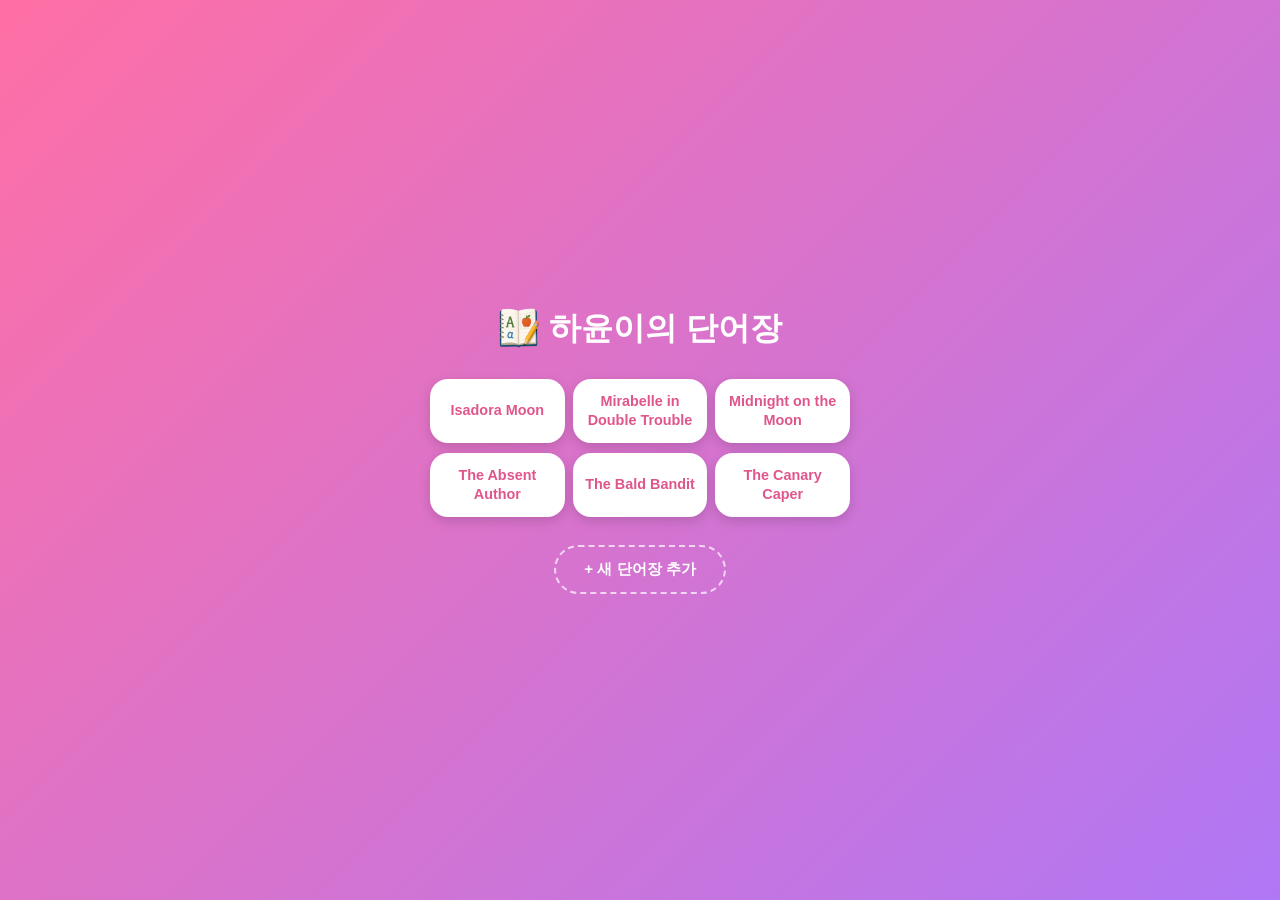
<file: index.html>
<!DOCTYPE html>
<html lang="ko">
<head>
<meta charset="UTF-8">
<meta name="viewport" content="width=device-width, initial-scale=1.0">
<title>하윤이의 단어장</title>
<link rel="stylesheet" href="style.css?v=18">
<link rel="icon" href="favicon.png?v=1" type="image/png">
</head>
<body>
  <div class="home-screen">
    <h1 class="home-title"><img src="icon.png?v=1" alt="" class="home-title-icon">하윤이의 단어장</h1>
    <div id="book-list" class="book-list">
      <div class="book-row static">
        <a class="book-btn" href="isadora-moon.html">Isadora Moon</a>
      </div>
      <div class="book-row static">
        <a class="book-btn" href="mirabelle.html">Mirabelle in Double Trouble</a>
      </div>
      <div class="book-row static">
        <a class="book-btn" href="midnight-on-the-moon.html">Midnight on the Moon</a>
      </div>
      <div class="book-row static">
        <a class="book-btn" href="absent-author.html">The Absent Author</a>
      </div>
      <div class="book-row static">
        <a class="book-btn" href="bald-bandit.html">The Bald Bandit</a>
      </div>
      <div class="book-row static">
        <a class="book-btn" href="canary-caper.html">The Canary Caper</a>
      </div>
    </div>
    <button id="add-book-btn" class="add-book-btn" type="button">+ 새 단어장 추가</button>
  </div>

  <div id="book-modal" class="modal-overlay" hidden>
    <div class="modal" role="dialog" aria-modal="true" aria-labelledby="book-modal-title">
      <h2 id="book-modal-title">새 단어장 추가</h2>
      <form id="book-form">
        <div class="form-field">
          <label for="form-book-name">단어장 이름</label>
          <input id="form-book-name" type="text" required maxlength="30">
        </div>
        <div class="modal-actions">
          <button type="button" id="book-modal-cancel" class="modal-btn secondary">취소</button>
          <button type="submit" class="modal-btn primary">저장</button>
        </div>
      </form>
    </div>
  </div>

  <script src="home.js?v=17"></script>
</body>
</html>
</file>
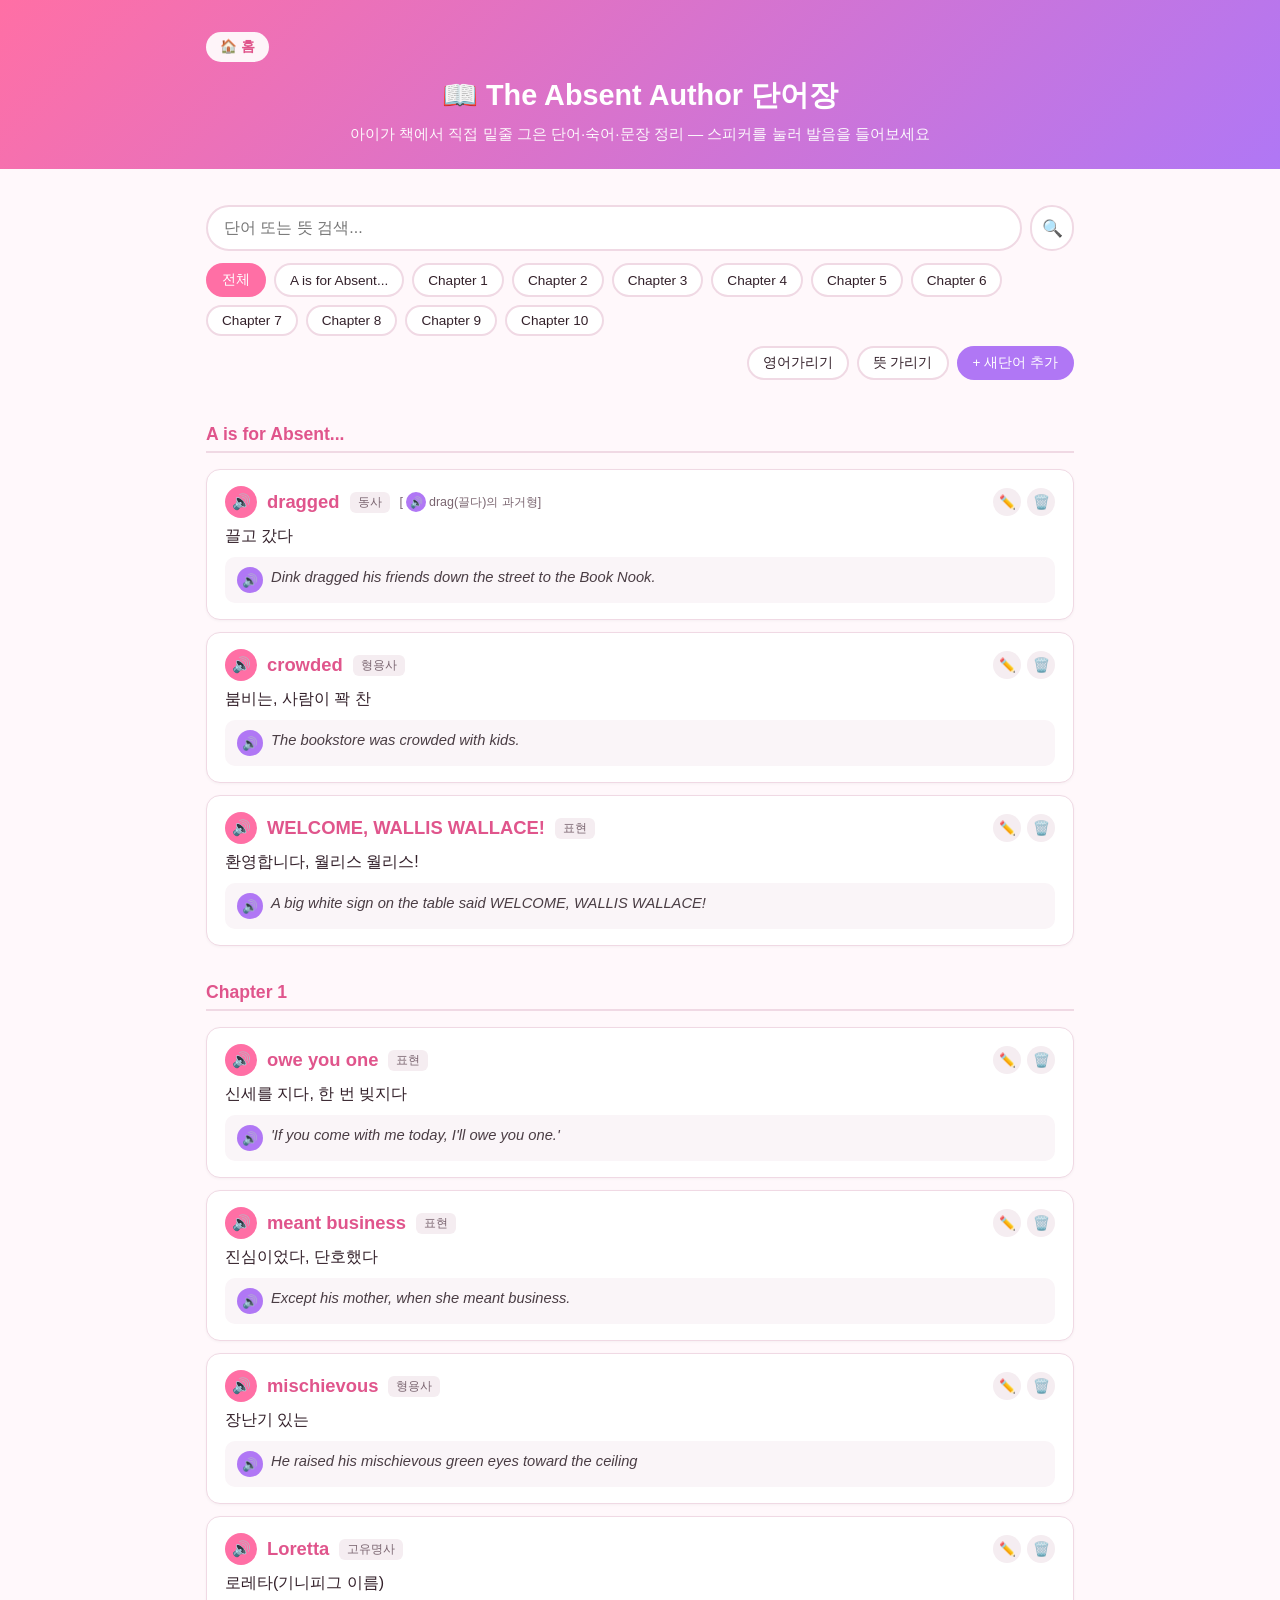
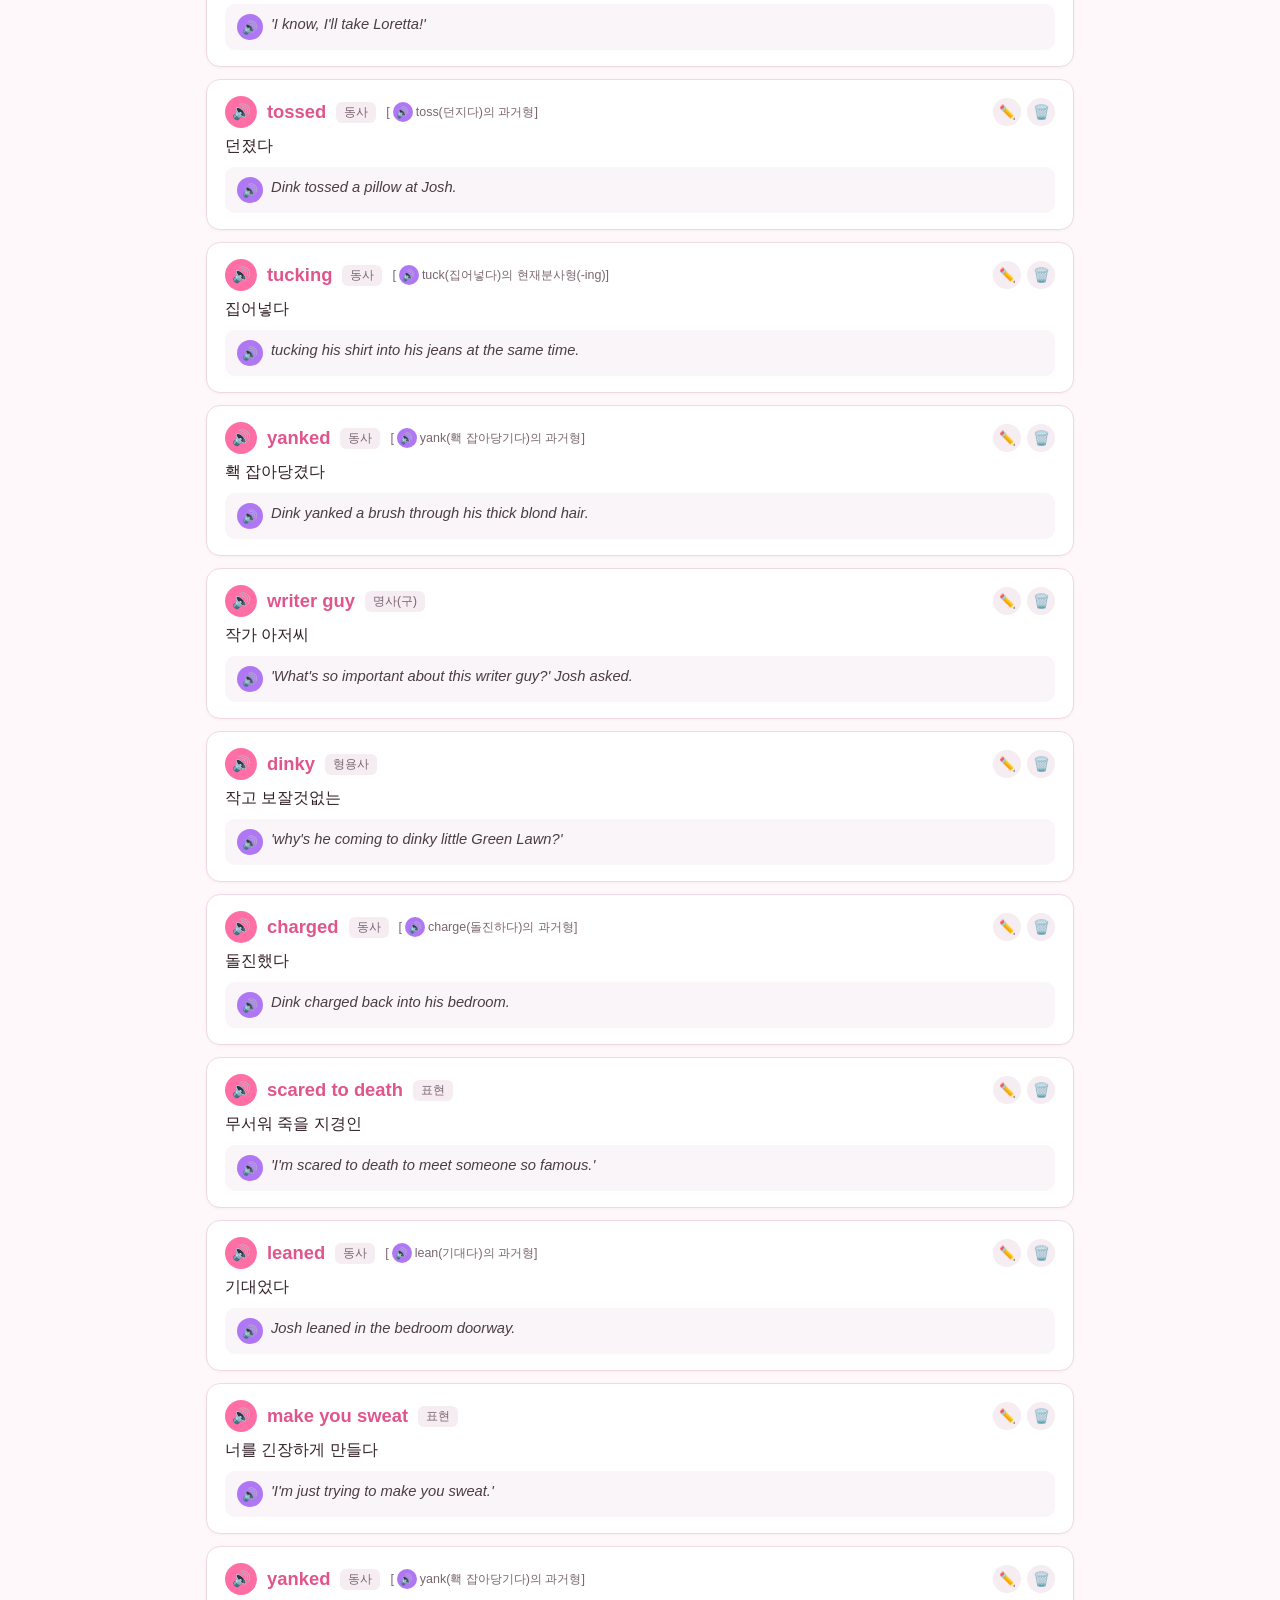
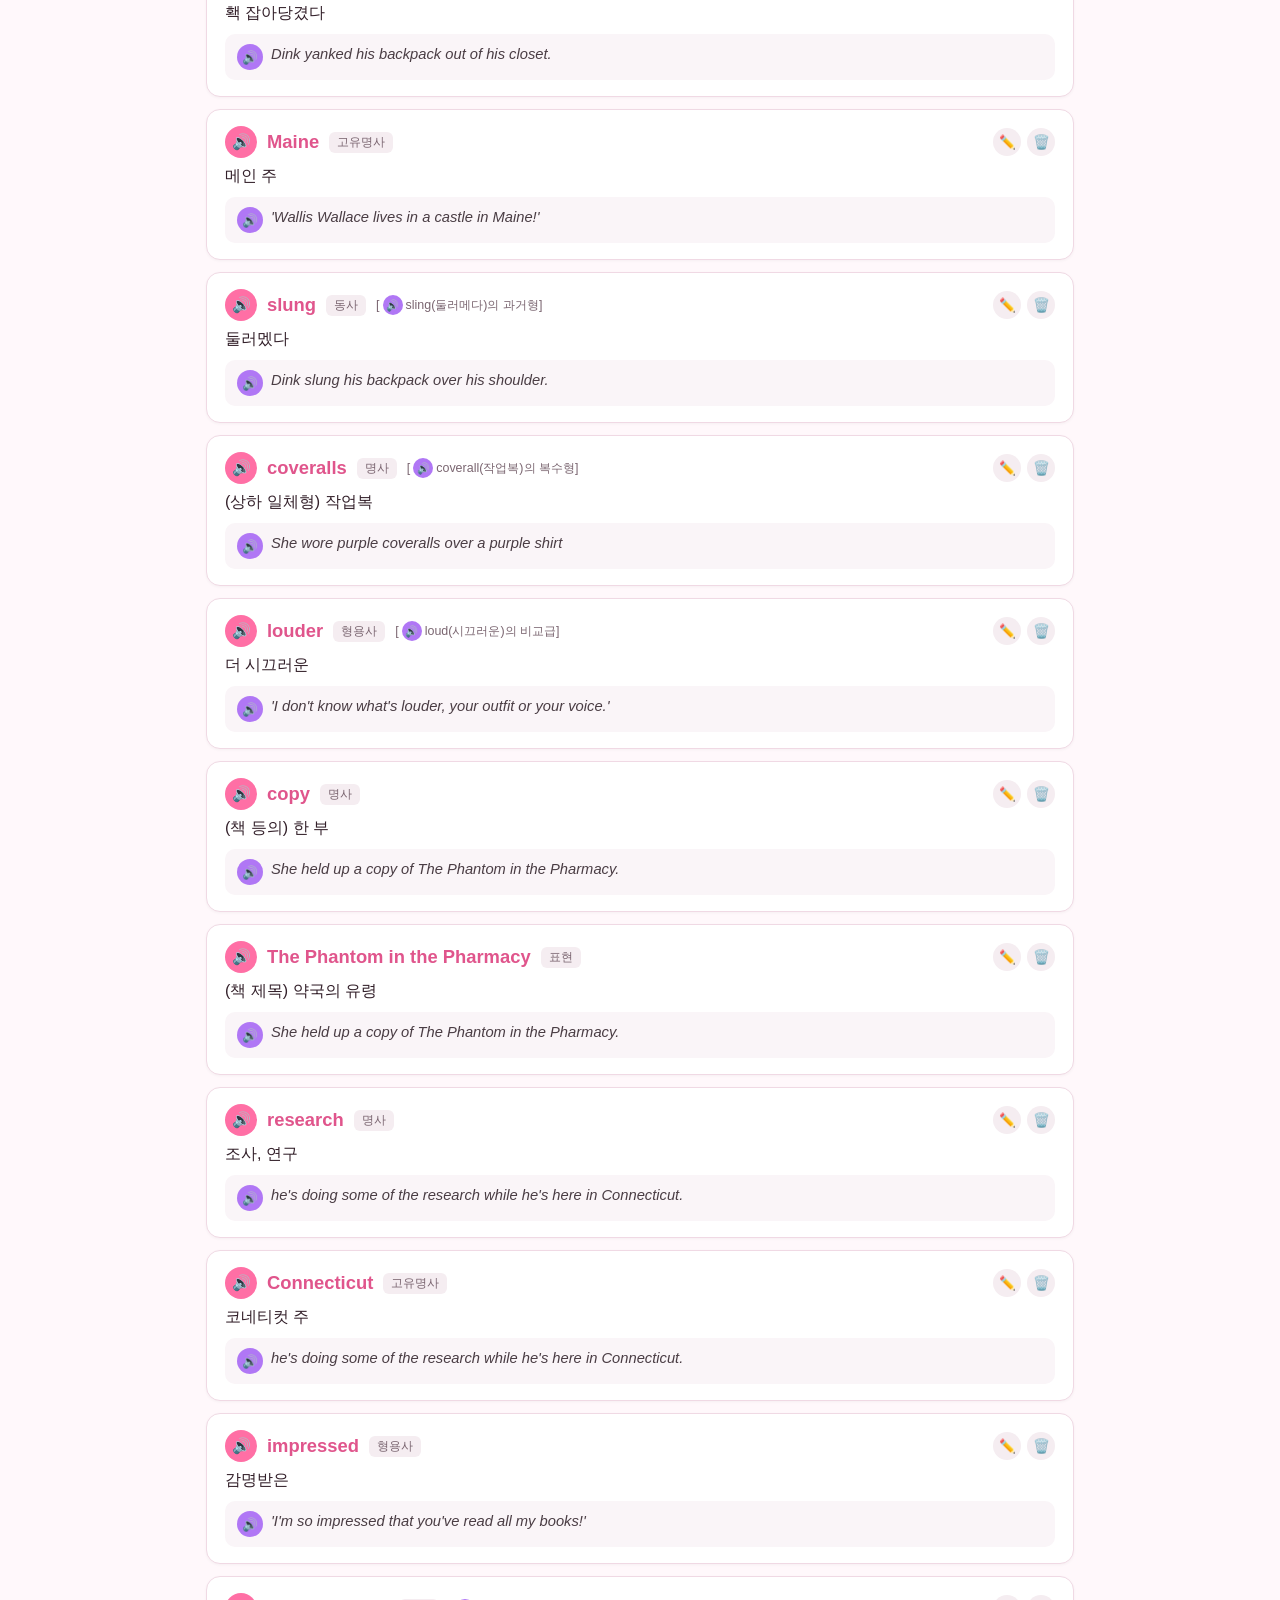
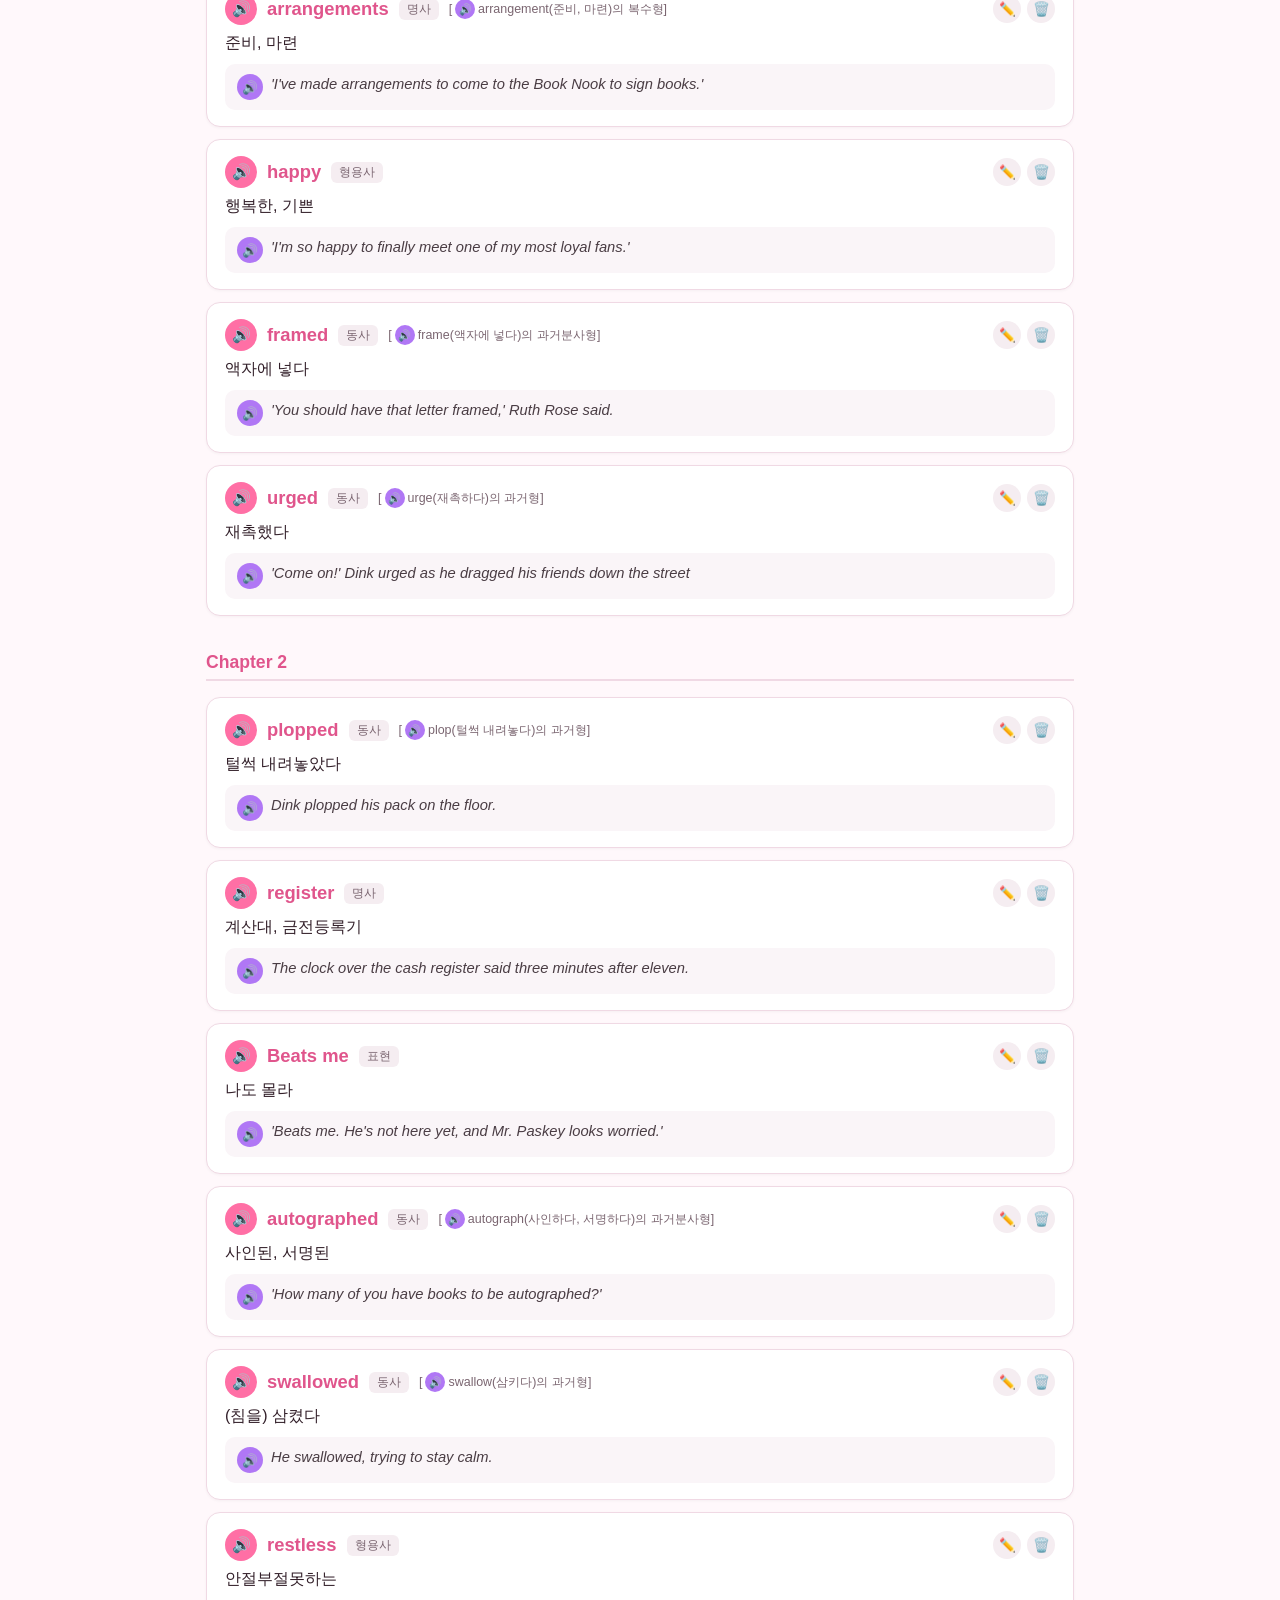
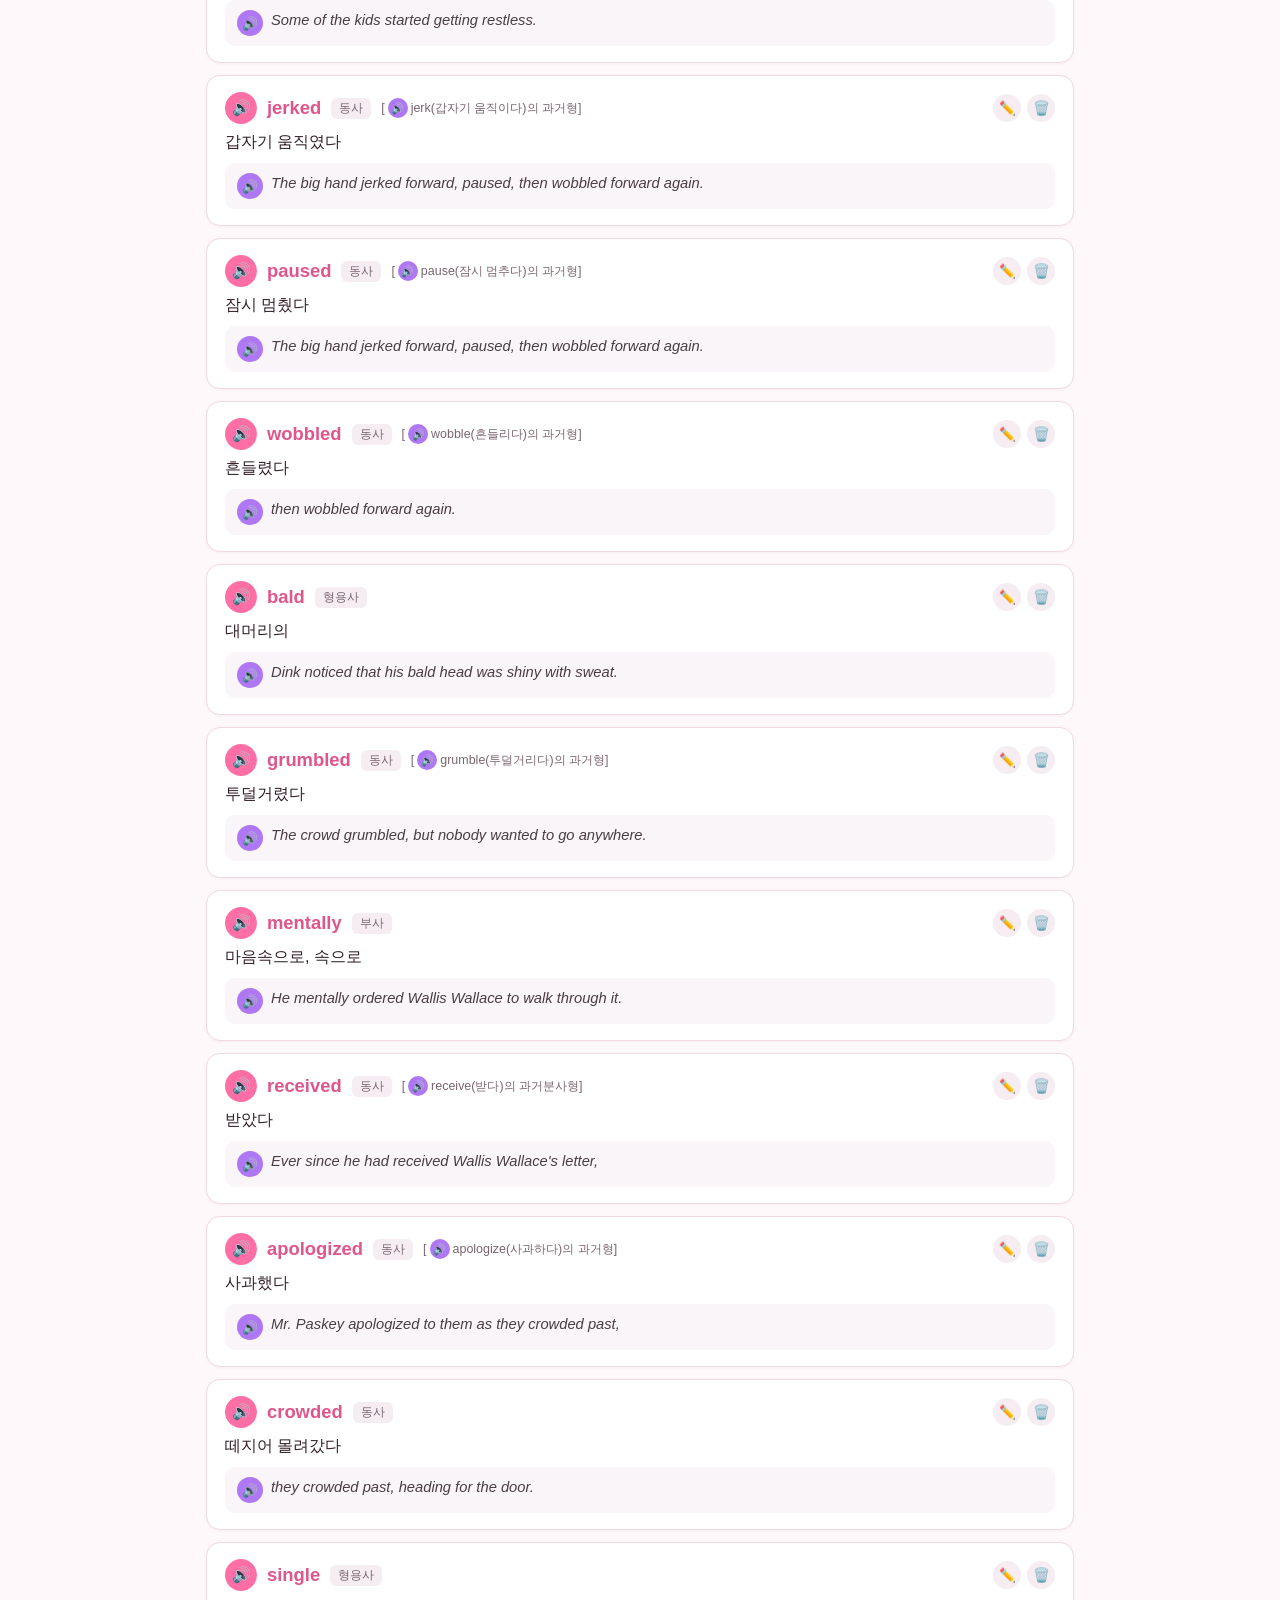
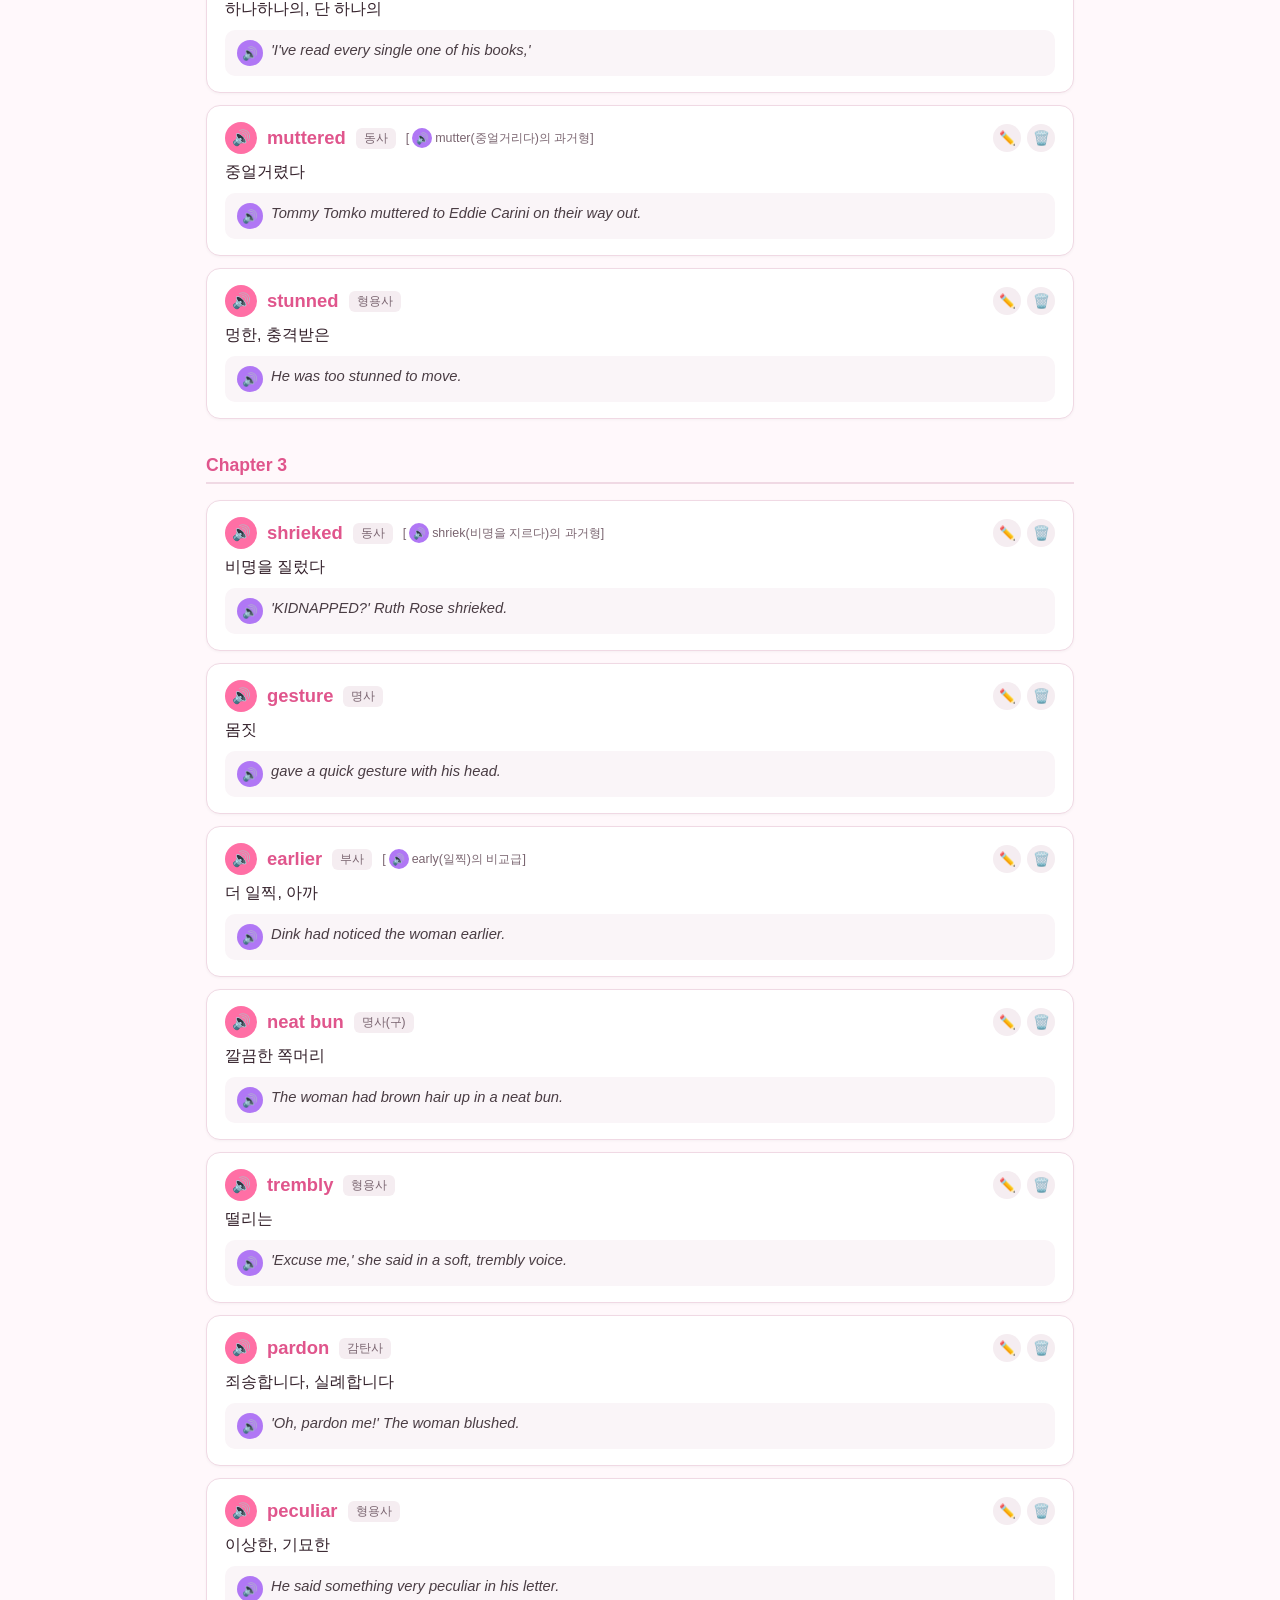
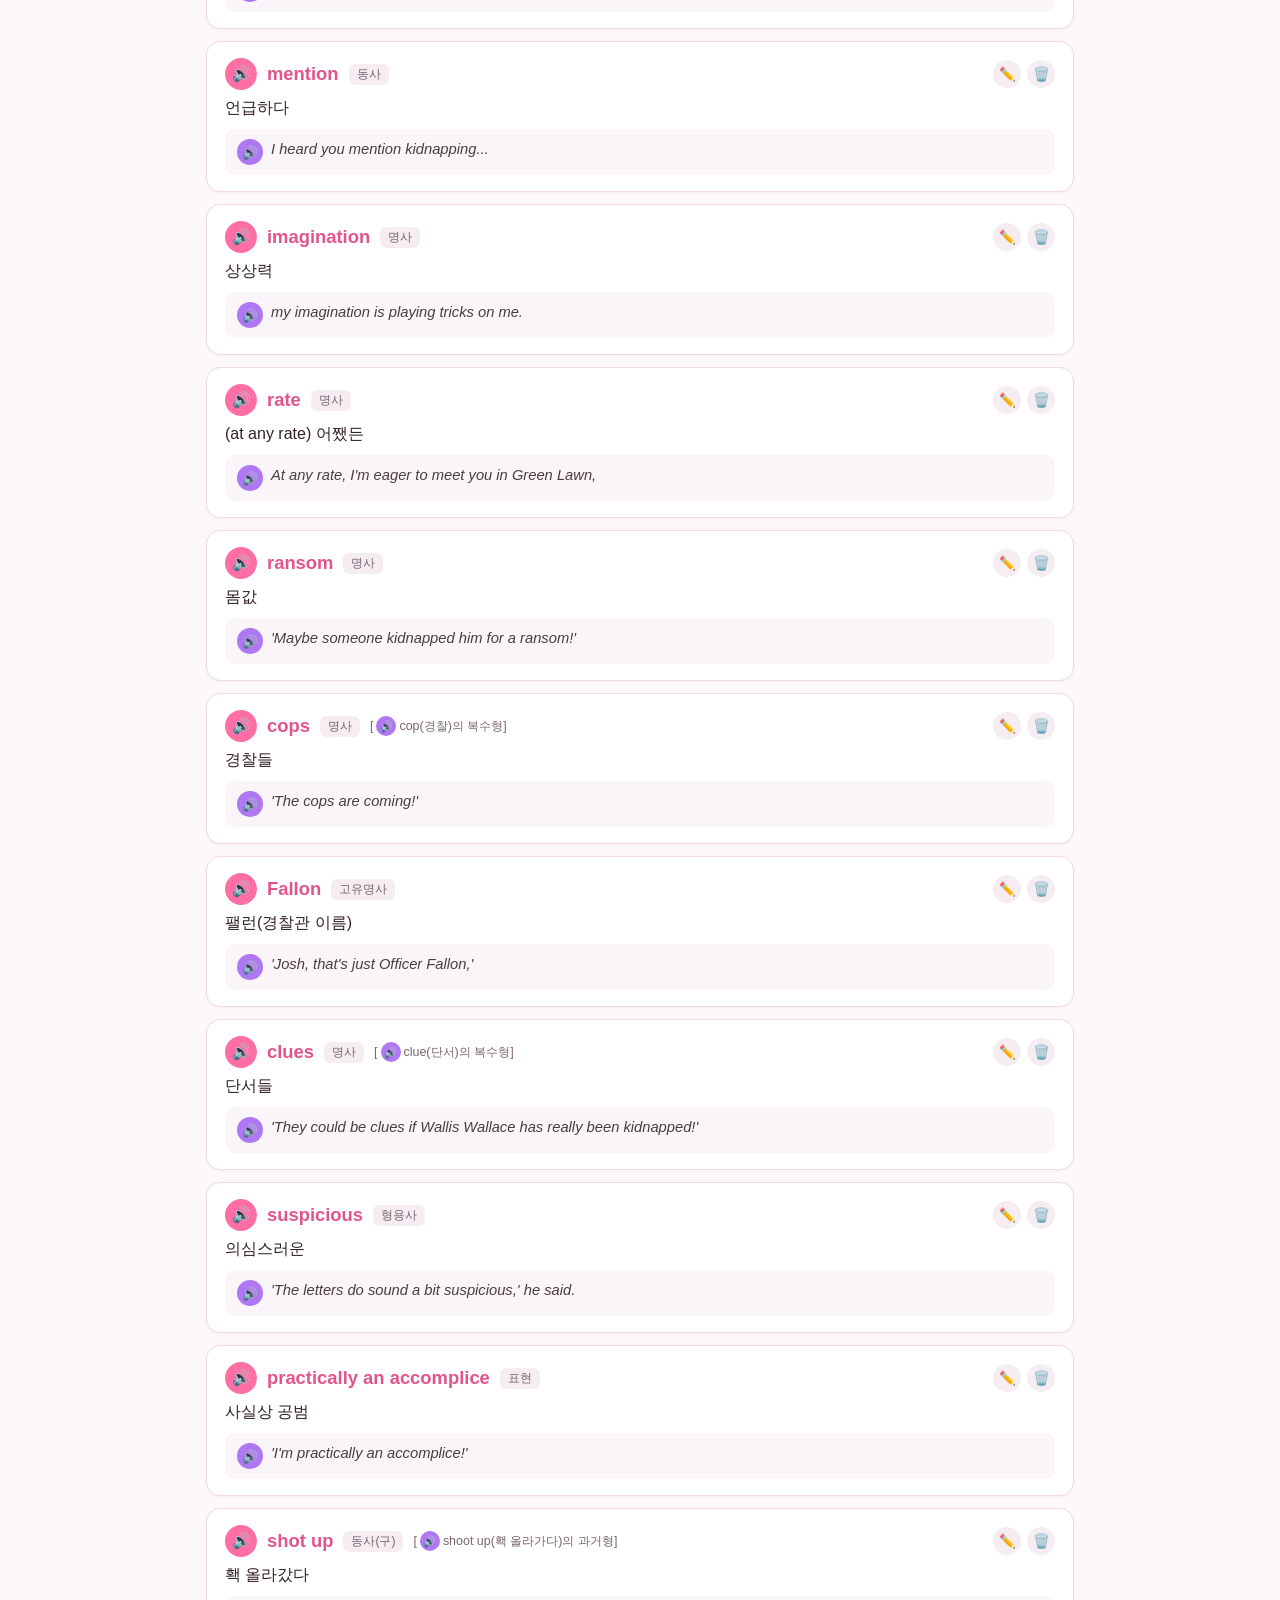
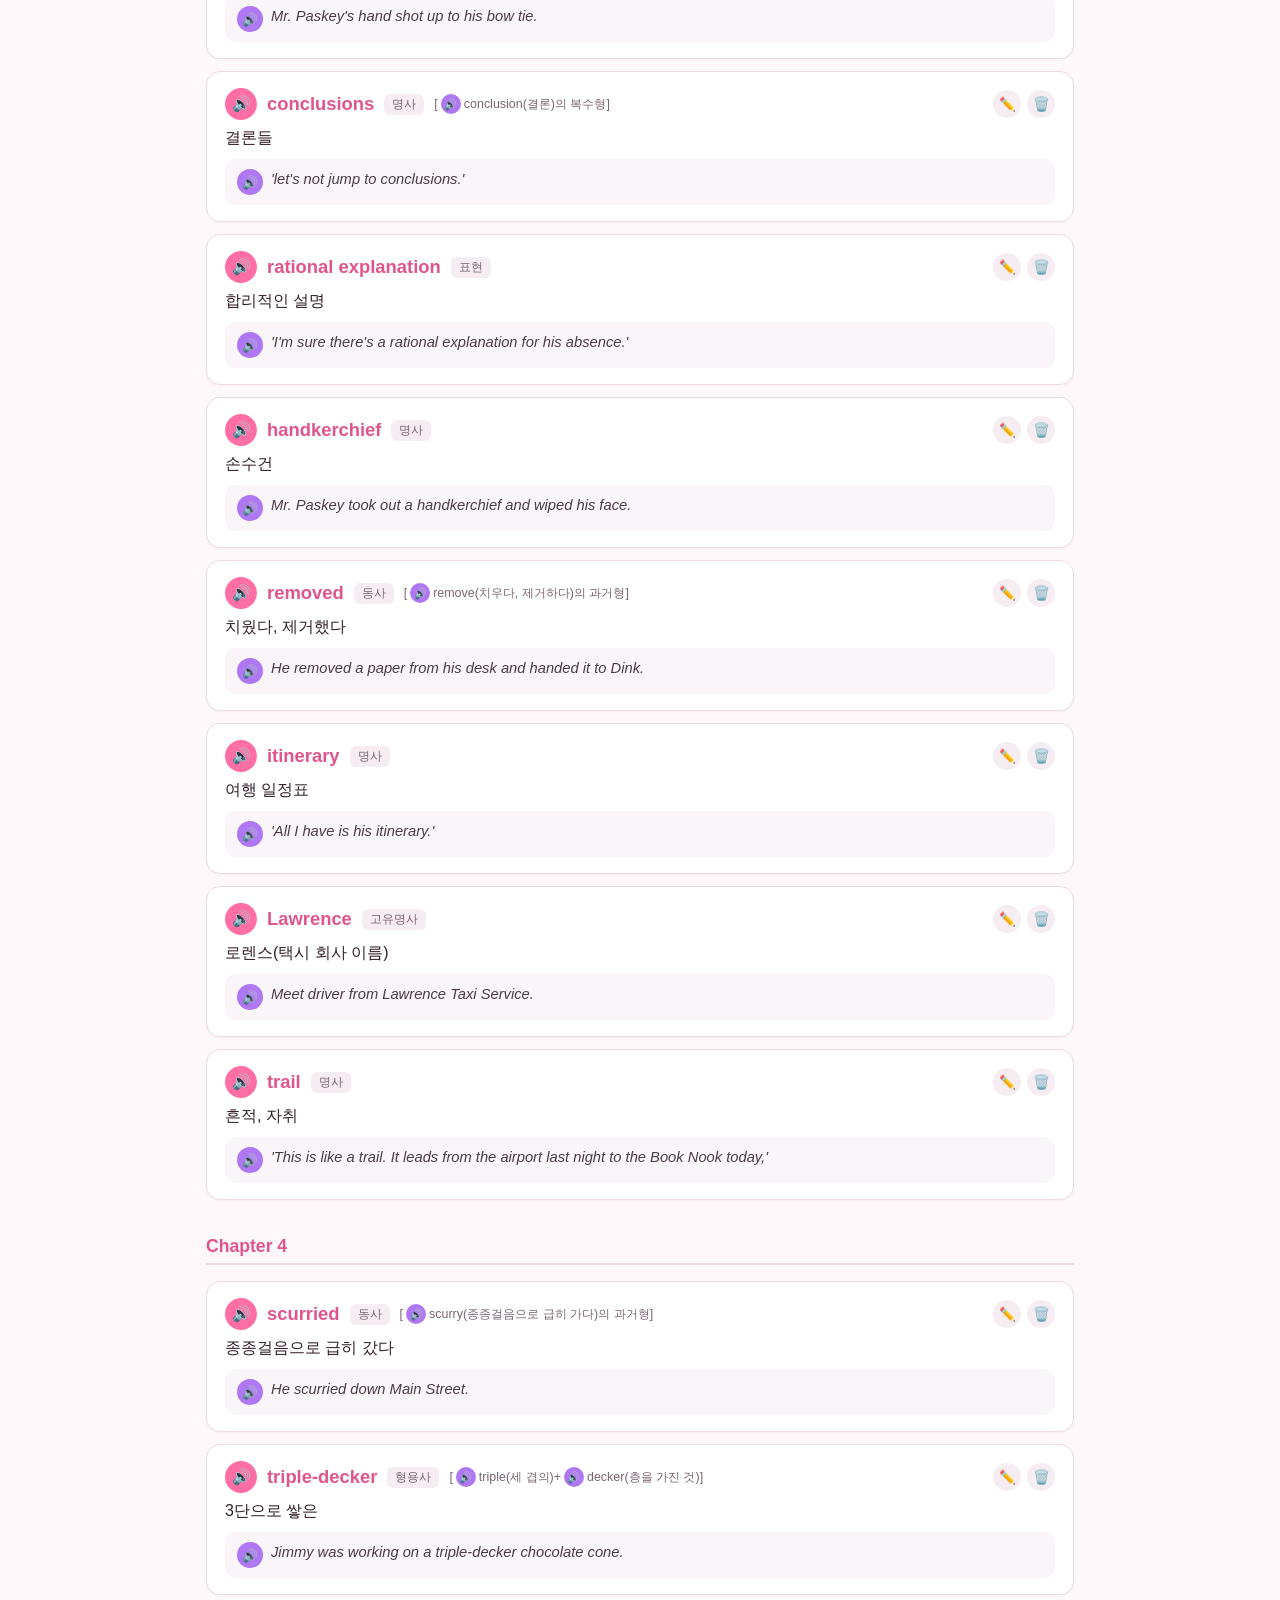
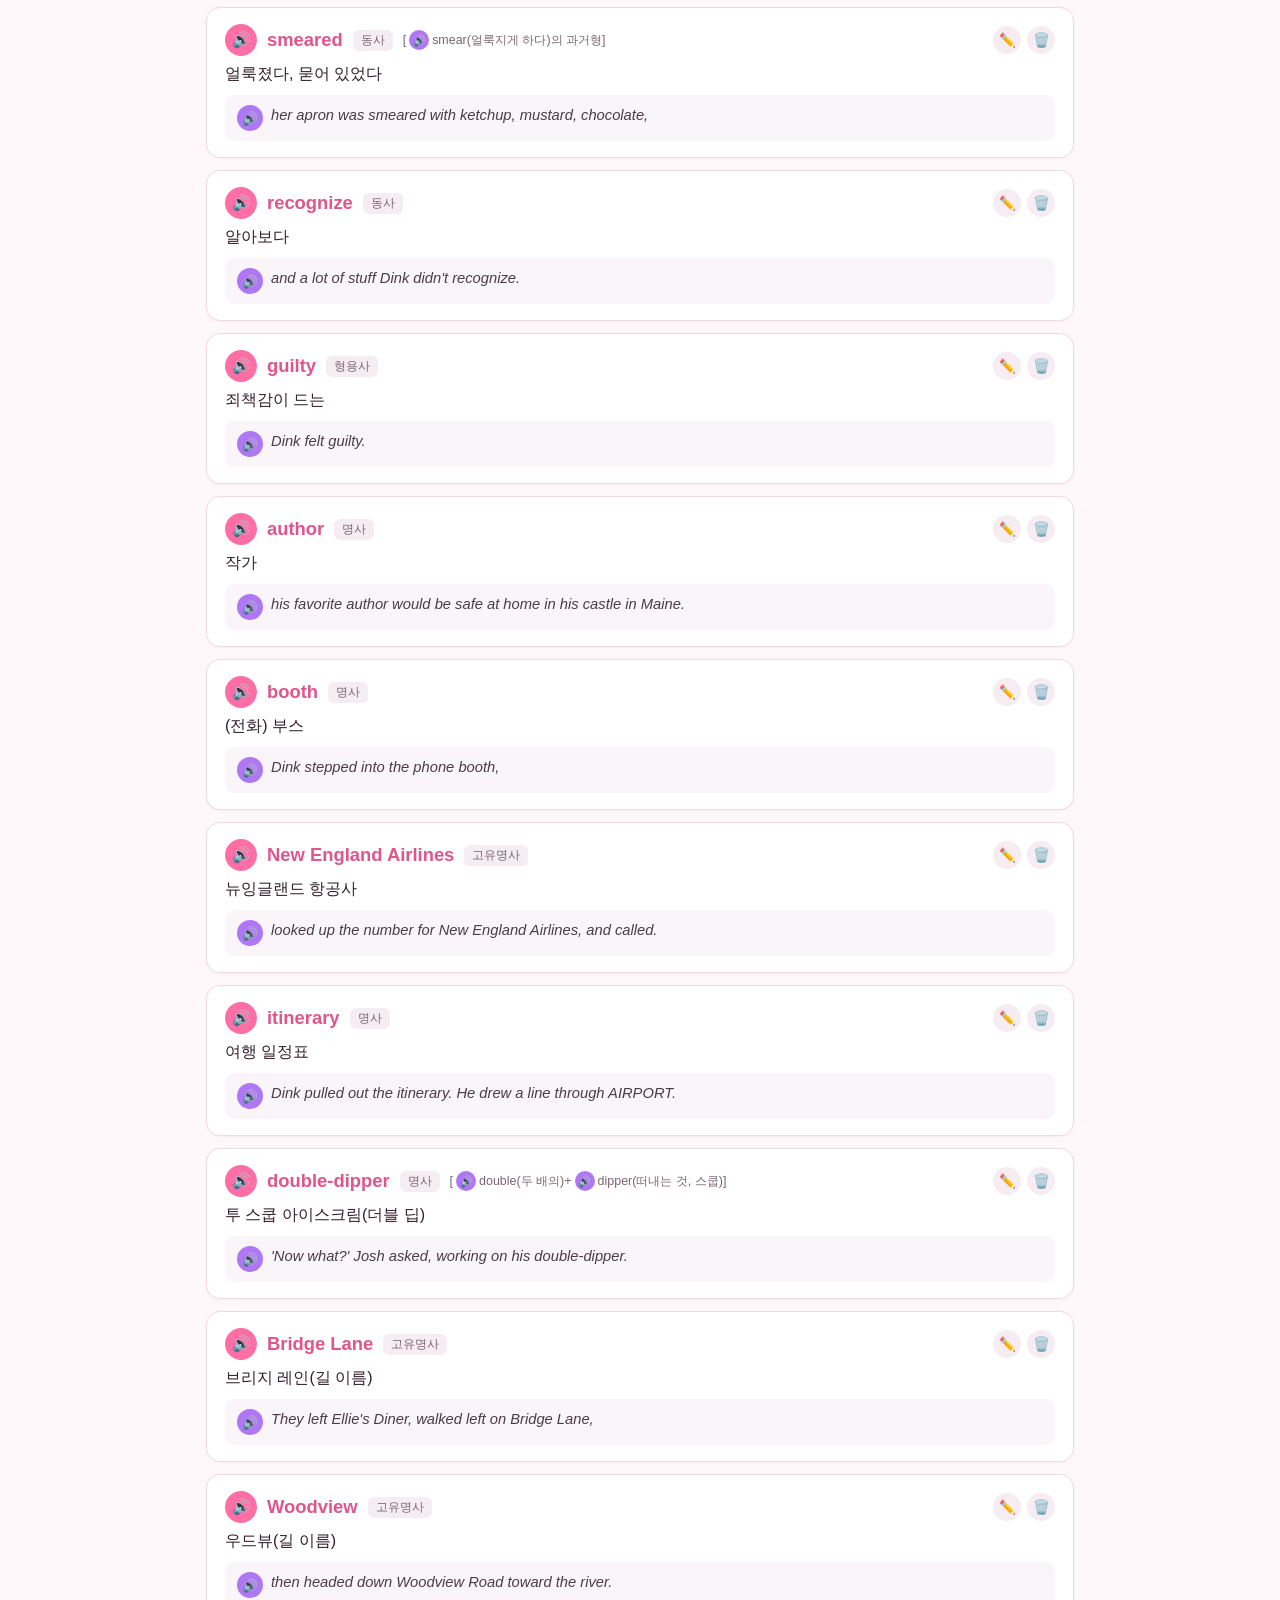
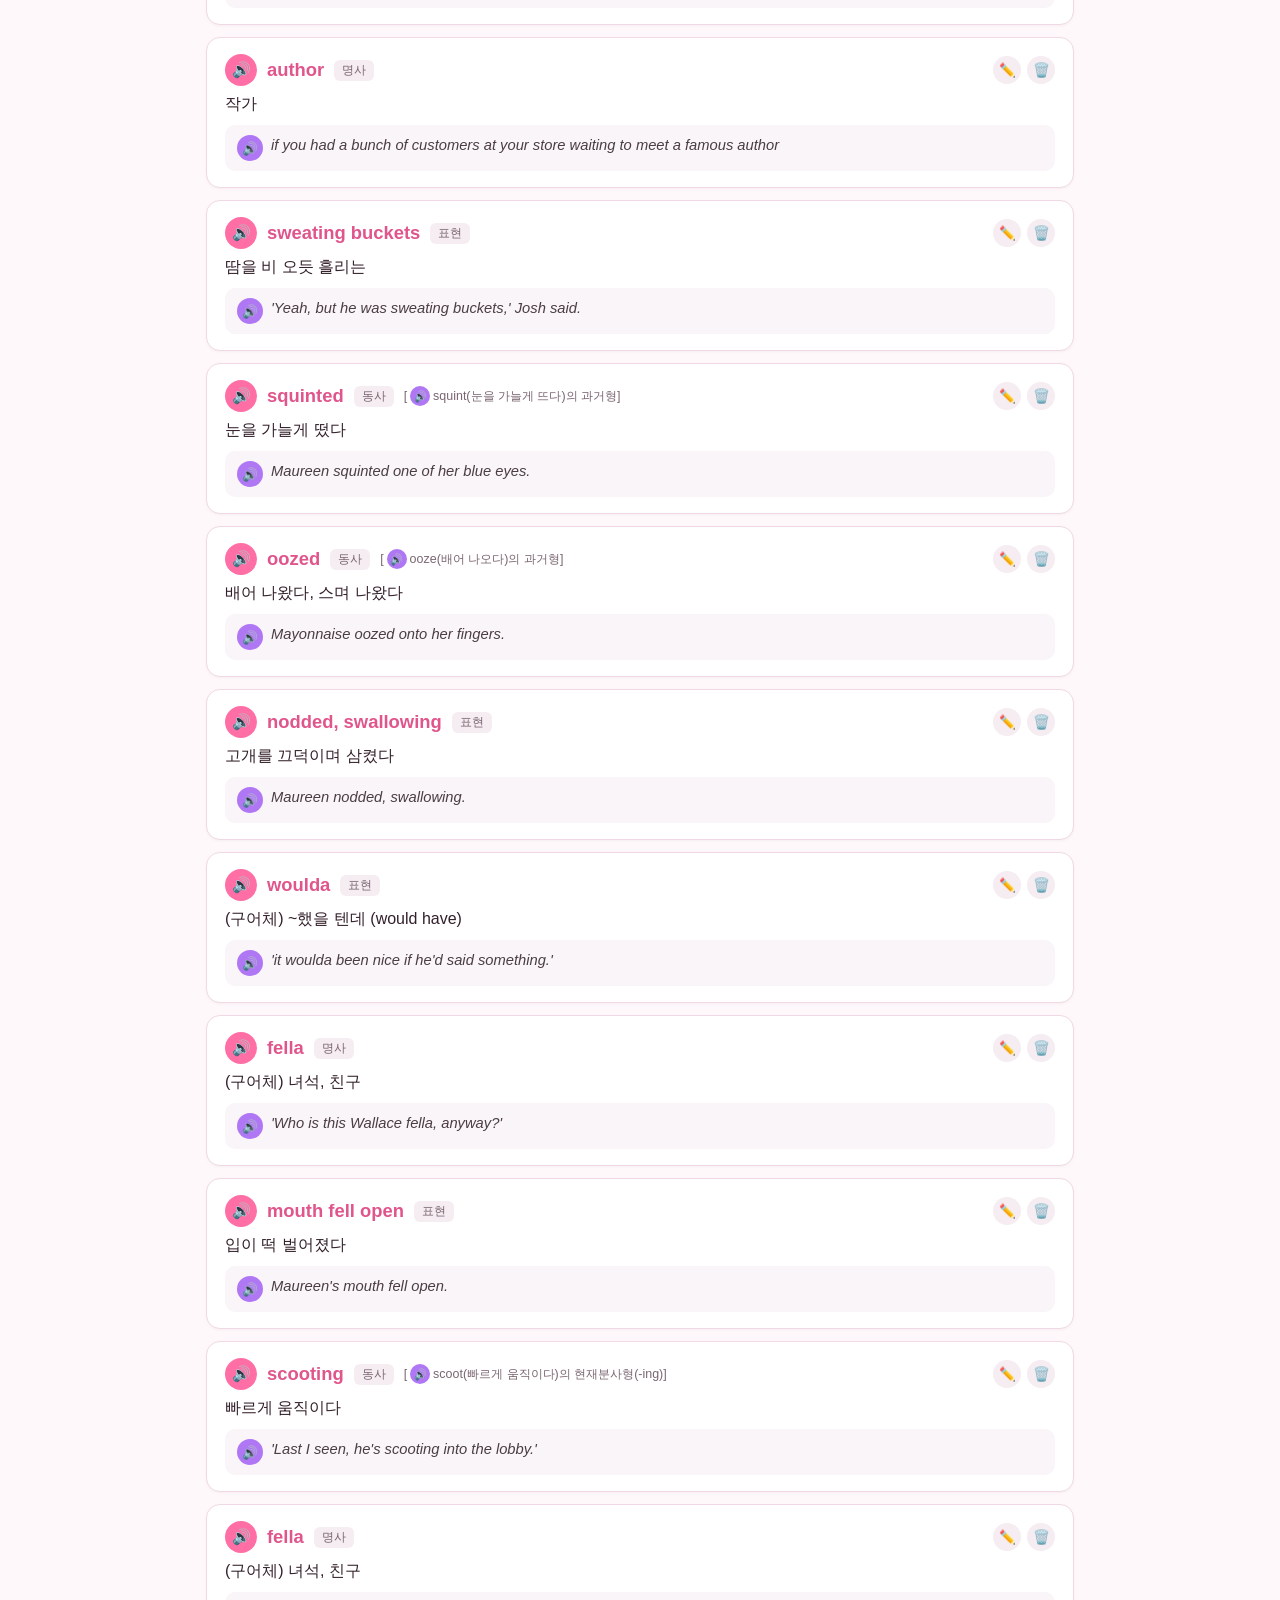
<file: absent-author.html>
<!DOCTYPE html>
<html lang="ko">
<head>
<meta charset="UTF-8">
<meta name="viewport" content="width=device-width, initial-scale=1.0">
<title>The Absent Author 단어장</title>
<link rel="stylesheet" href="style.css?v=18">
<link rel="icon" href="favicon.png?v=1" type="image/png">
</head>
<body>
  <header class="site-header">
    <div class="header-inner">
      <a href="index.html" class="home-btn" aria-label="홈으로 가기">🏠 홈</a>
      <h1>📖 The Absent Author 단어장</h1>
      <p class="subtitle">아이가 책에서 직접 밑줄 그은 단어·숙어·문장 정리 — 스피커를 눌러 발음을 들어보세요</p>
    </div>
  </header>

  <main>
    <div class="controls">
      <div class="search-row">
        <input id="search" type="search" enterkeyhint="search" placeholder="단어 또는 뜻 검색..." aria-label="단어 검색">
        <button type="button" id="search-btn" class="search-icon-btn" aria-label="검색">🔍</button>
      </div>
      <div id="chapter-tabs" class="chapter-tabs"></div>
      <div class="mask-buttons">
        <button id="toggle-english" class="mask-btn" type="button">영어가리기</button>
        <button id="toggle-meaning" class="mask-btn" type="button">뜻 가리기</button>
        <button id="add-word-btn" class="mask-btn add-btn" type="button">+ 새단어 추가</button>
      </div>
    </div>

    <p id="voice-warning" class="voice-warning" hidden>
      ⚠️ 이 브라우저는 음성 재생(Web Speech API)을 지원하지 않습니다. Chrome, Edge, Safari 최신 버전에서 열어주세요.
    </p>

    <div id="word-list" class="word-list"></div>
    <p id="empty-message" class="empty-message" hidden>검색 결과가 없습니다.</p>
  </main>

  <footer class="site-footer">
    <p>본문 예문은 책 원문에서 그대로 발췌한 문장입니다. 발음은 브라우저 내장 음성 합성(Web Speech API)을 사용하며 별도 비용이 들지 않습니다.</p>
  </footer>

  <div id="word-modal" class="modal-overlay" hidden>
    <div class="modal" role="dialog" aria-modal="true" aria-labelledby="modal-title">
      <h2 id="modal-title">새 단어 추가</h2>
      <form id="word-form">
        <div class="form-field">
          <label for="form-word">단어 (영어 철자)</label>
          <div class="input-with-btn">
            <input id="form-word" type="search" enterkeyhint="search" required>
            <button type="button" id="dict-search-btn" class="modal-btn secondary small">검색</button>
          </div>
          <p class="autofill-hint">단어를 입력하고 "검색"(또는 Enter)을 누르면 네이버 영어사전과 추천 뜻을 볼 수 있어요.</p>
        </div>
        <div class="form-field">
          <label for="form-meaning">뜻</label>
          <input id="form-meaning" type="text" required>
        </div>
        <div class="form-field">
          <label for="form-example">예문 (선택 사항)</label>
          <textarea id="form-example" rows="2"></textarea>
        </div>
        <div class="modal-actions">
          <button type="button" id="modal-cancel" class="modal-btn secondary">취소</button>
          <button type="submit" class="modal-btn primary">저장</button>
        </div>
      </form>
    </div>
  </div>

  <div id="dict-modal" class="modal-overlay dict-modal-overlay" hidden>
    <div class="dict-modal">
      <button type="button" id="dict-modal-close" class="dict-modal-close" aria-label="사전 검색 닫기">✕</button>
      <div class="dict-modal-body">
        <iframe id="dict-iframe" class="dict-iframe" title="네이버 영어사전 검색 결과"></iframe>
        <div id="dict-suggestions" class="dict-suggestions" hidden>
          <h3>추천 뜻<br>자동입력</h3>
          <p class="paste-add-hint">사전에서 뜻을 길게 눌러 선택 → 복사한 뒤, 아래에 붙여넣으면 추천 목록에 추가돼요.</p>
          <div class="paste-add-row">
            <input type="text" id="paste-add-input" placeholder="여기에 붙여넣기">
            <button type="button" id="paste-add-btn" class="modal-btn secondary small">추가</button>
          </div>
          <div id="dict-suggestion-list" class="dict-suggestion-list"></div>
          <button type="button" id="apply-suggestions-btn" class="modal-btn primary apply-suggestions-btn" hidden>선택 반영</button>
        </div>
      </div>
    </div>
  </div>

  <script src="absent-author-data.js?v=8"></script>
  <script src="vocab-app.js?v=17"></script>
  <script>
    initVocabApp({
      storageKey: "absentAuthorVocab",
      initialData: ABSENT_AUTHOR_VOCAB_DATA,
      showChapters: true,
    });
  </script>
</body>
</html>
</file>
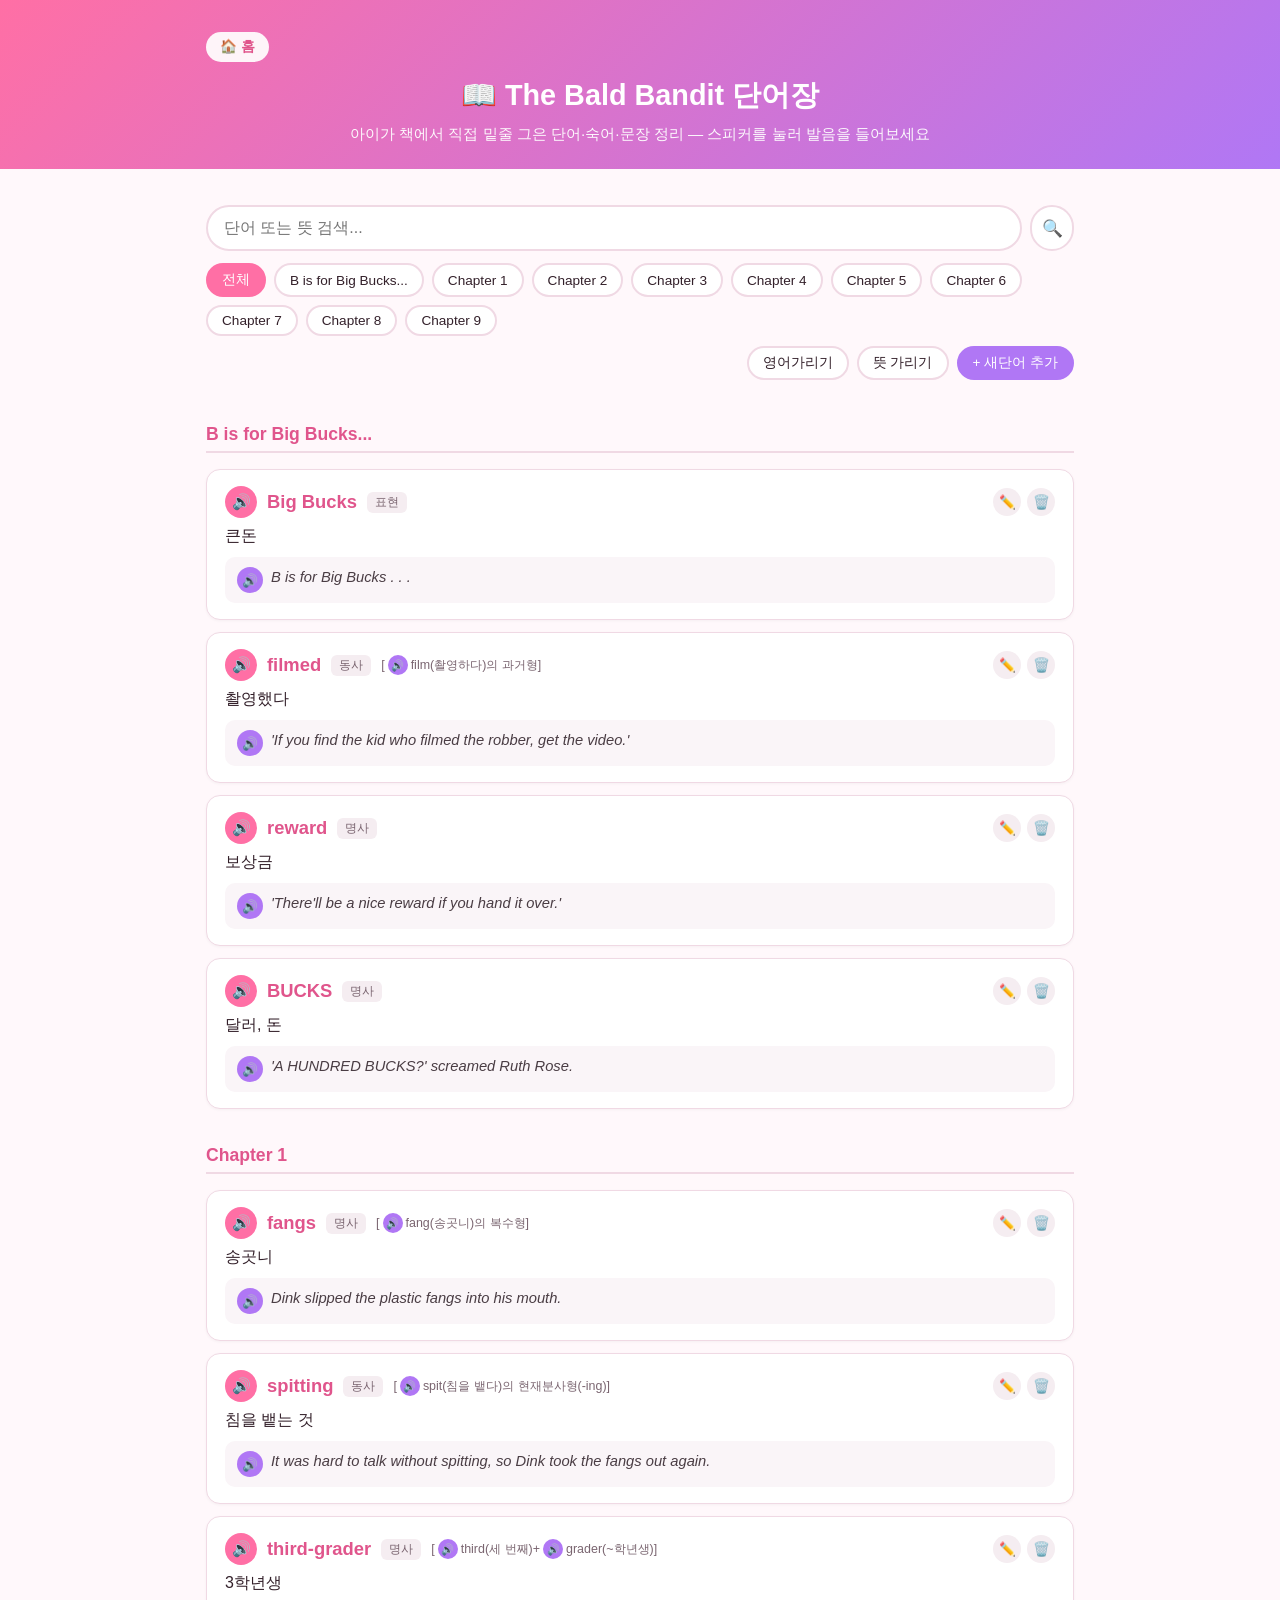
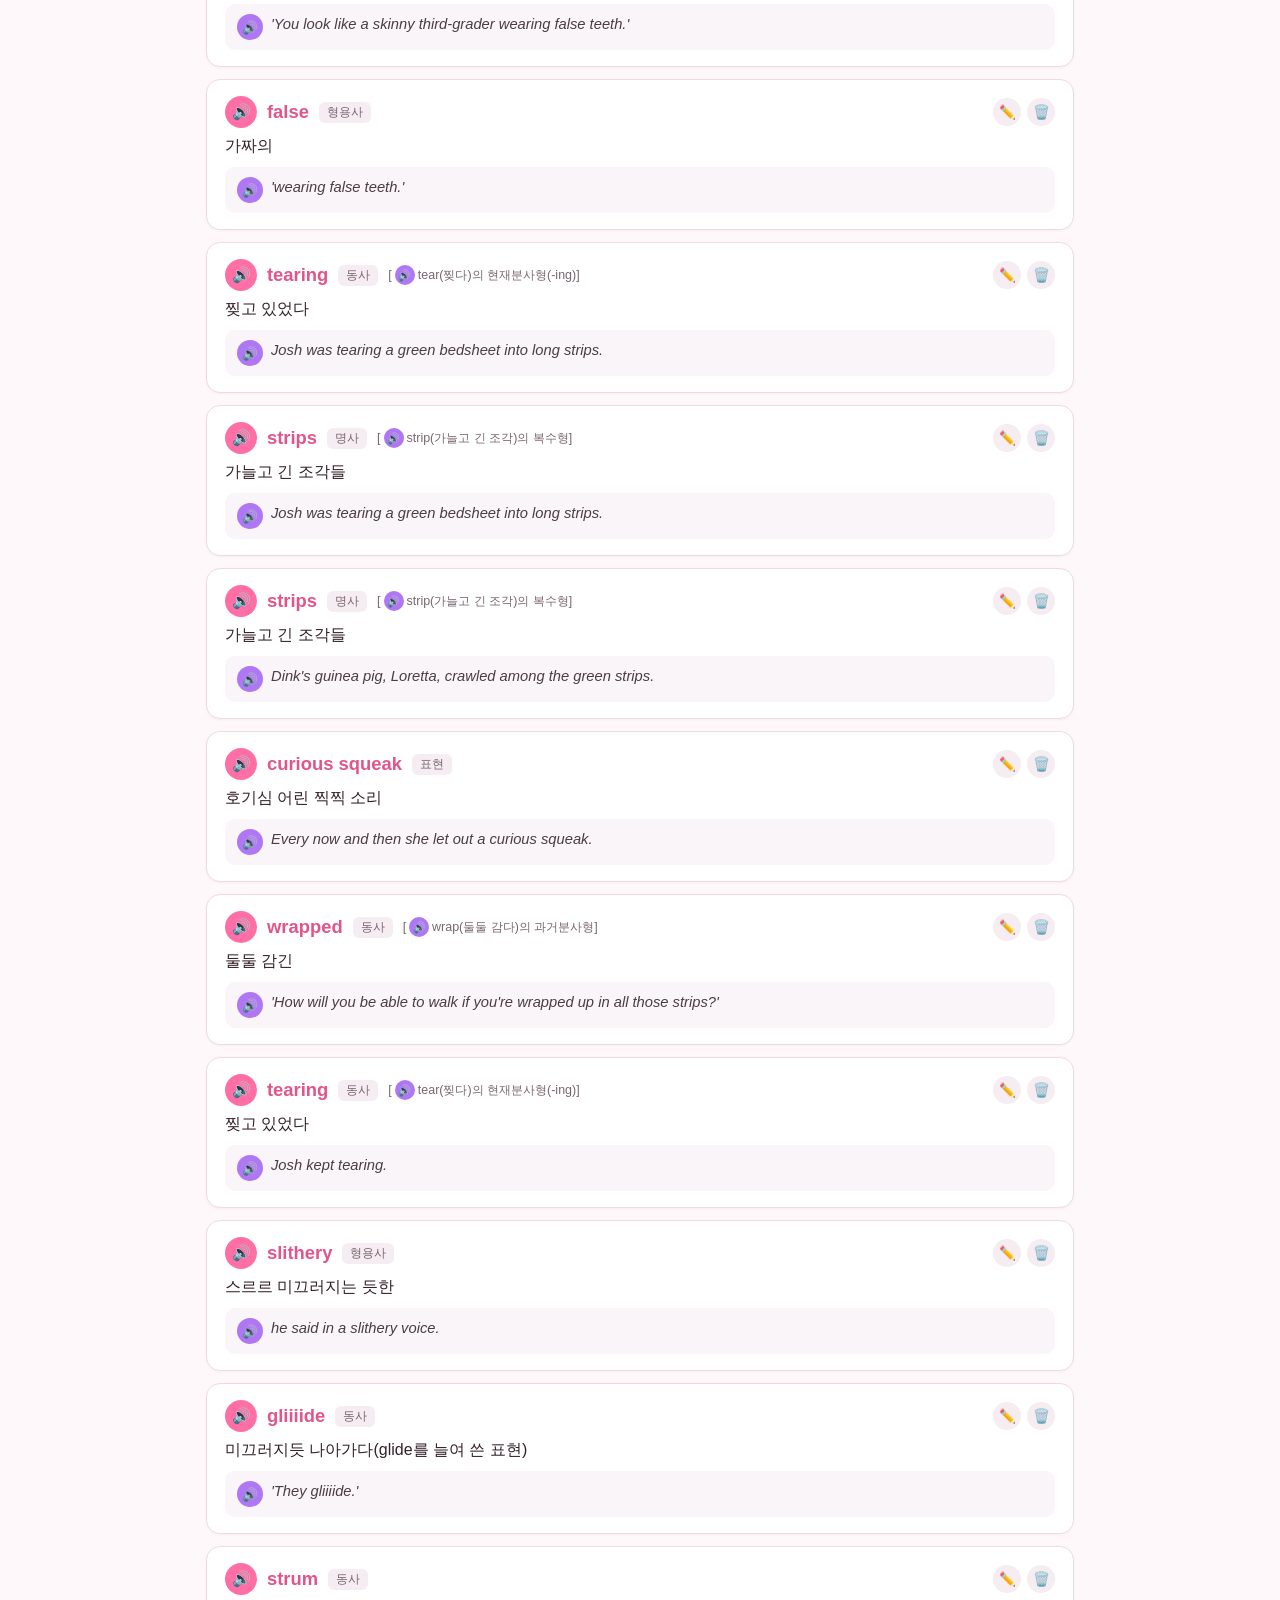
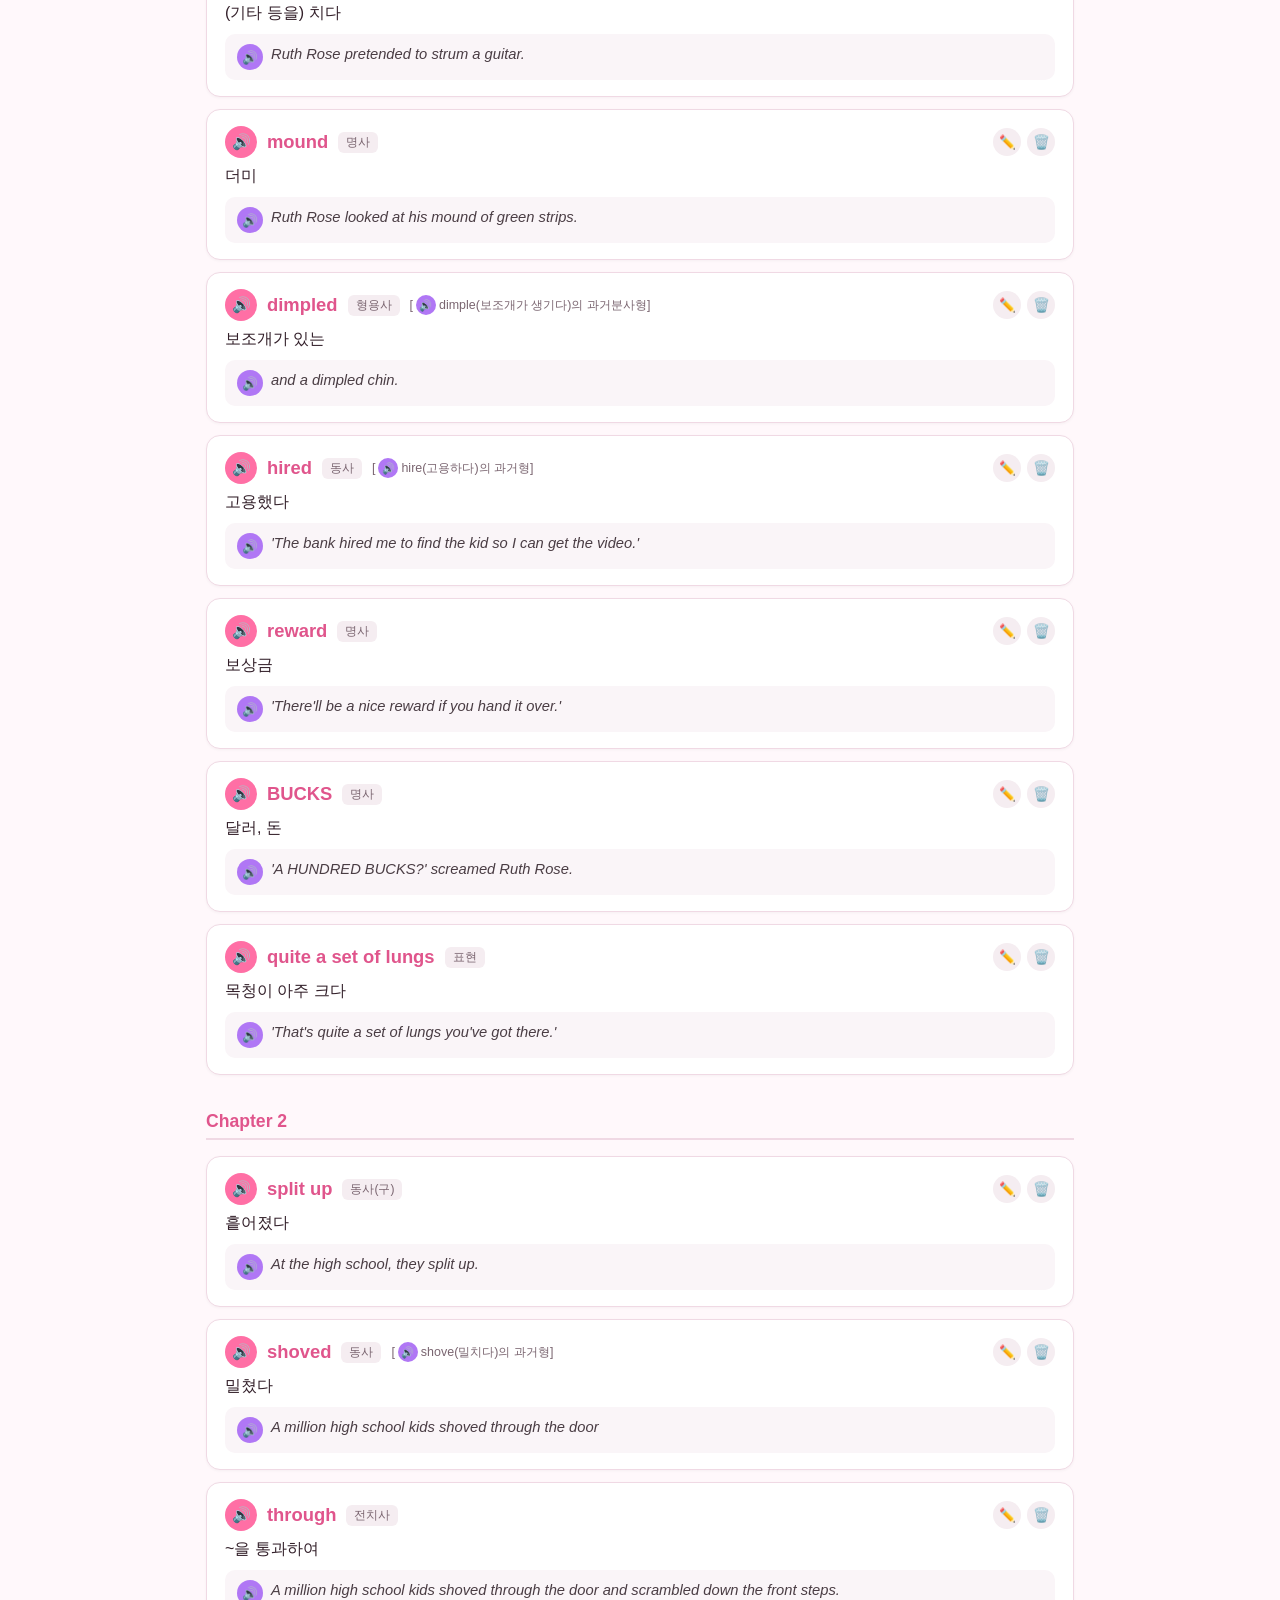
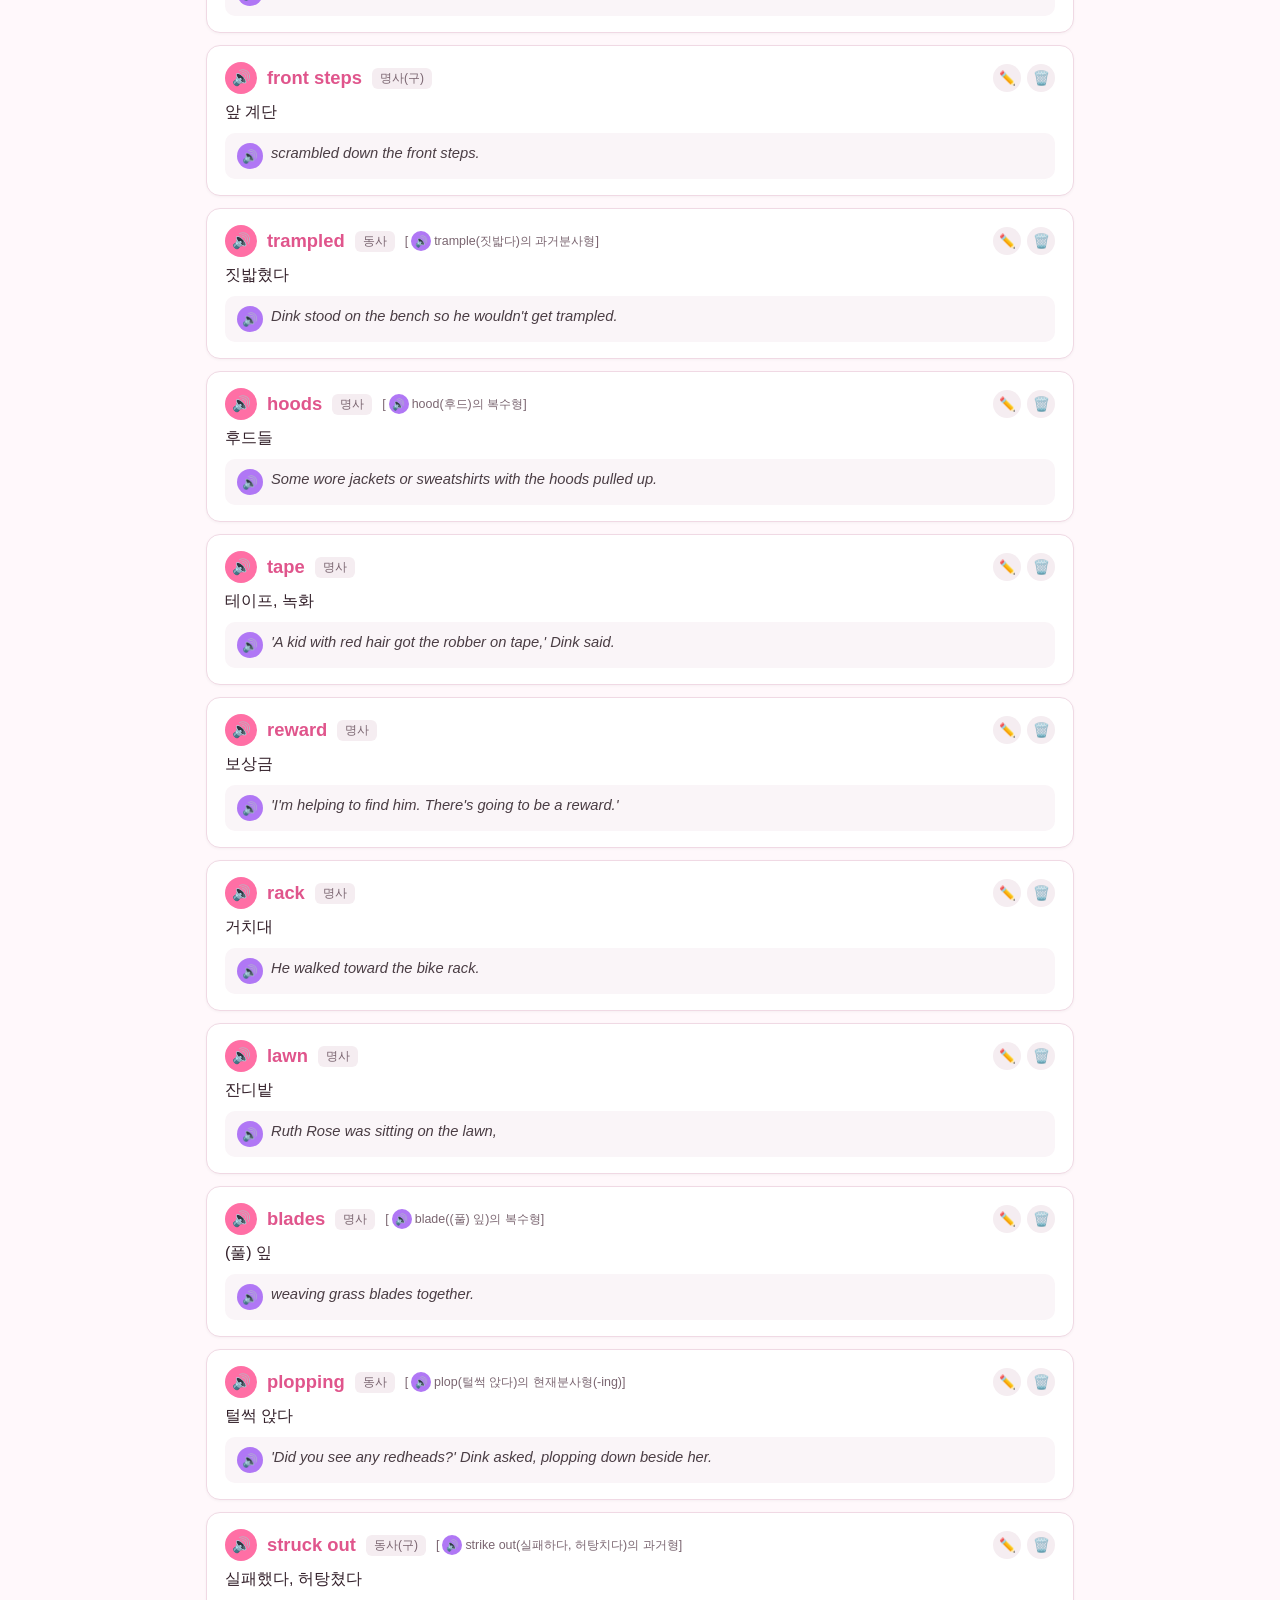
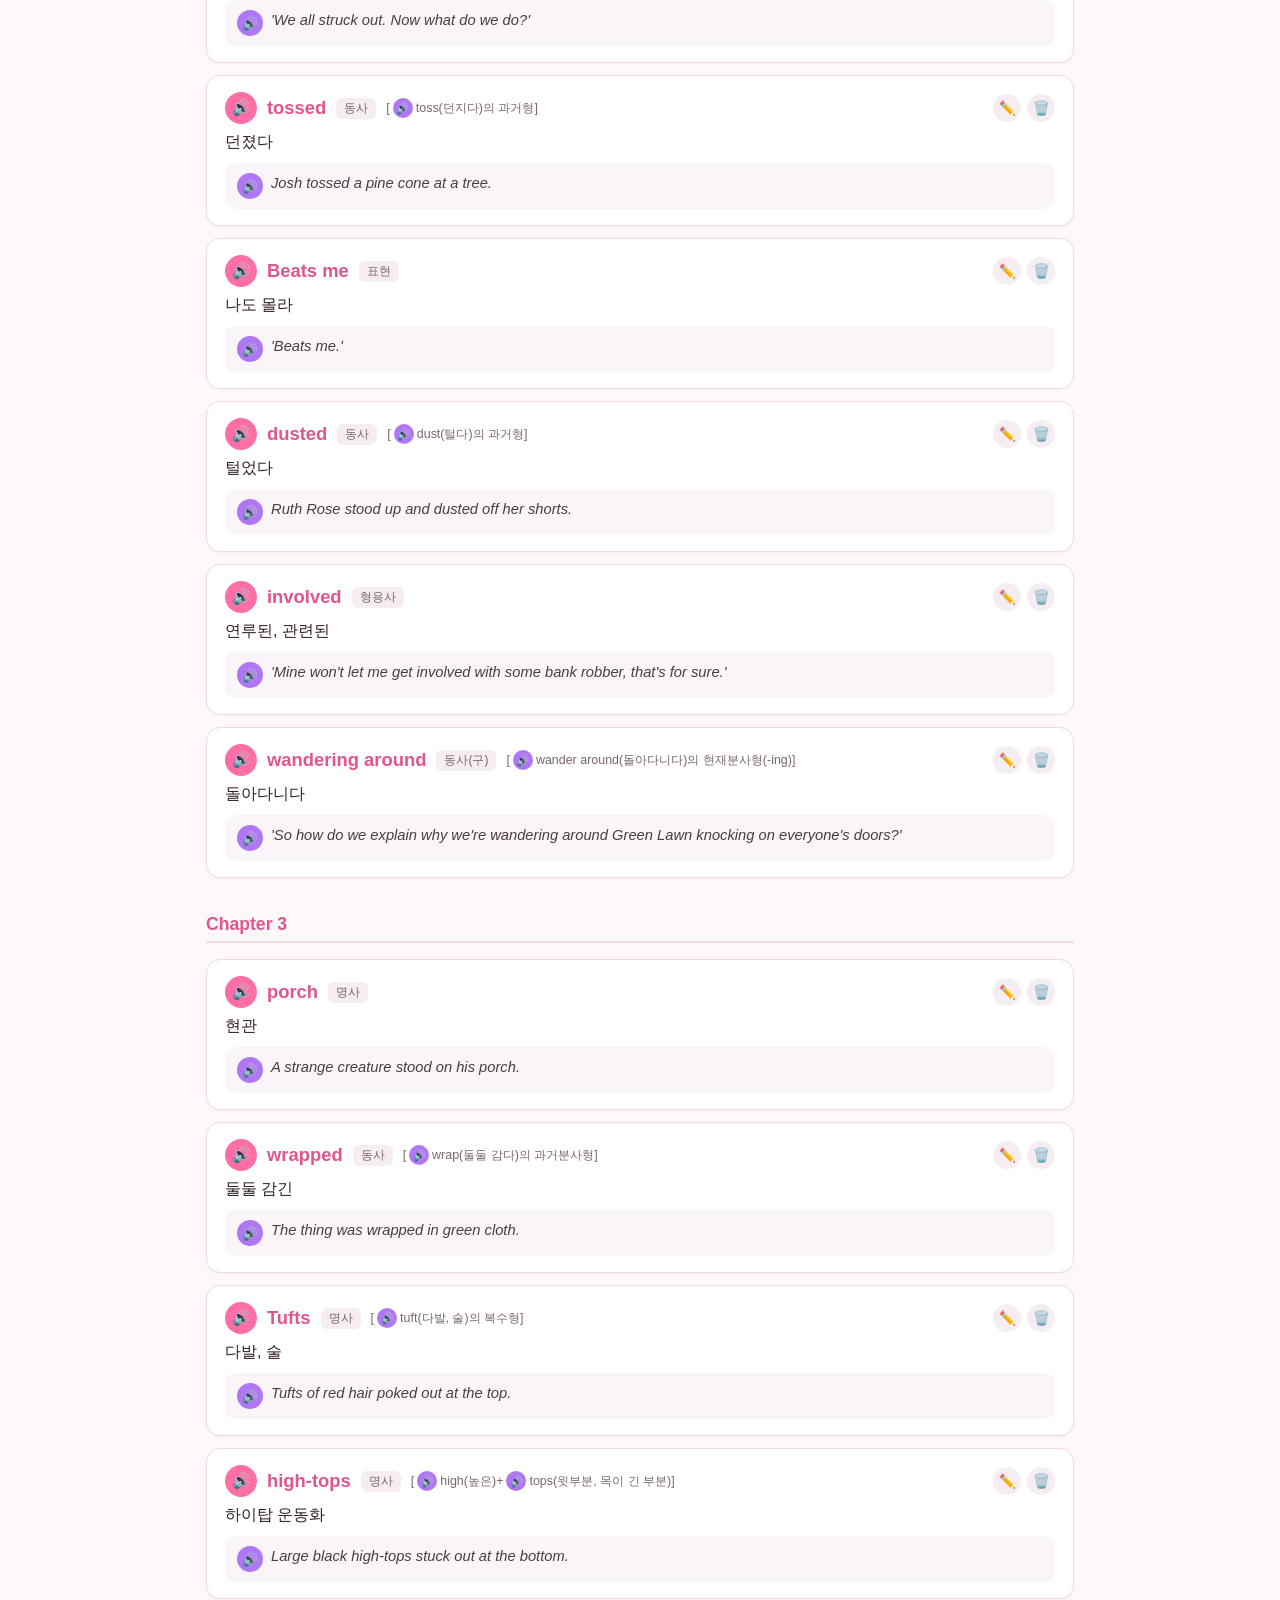
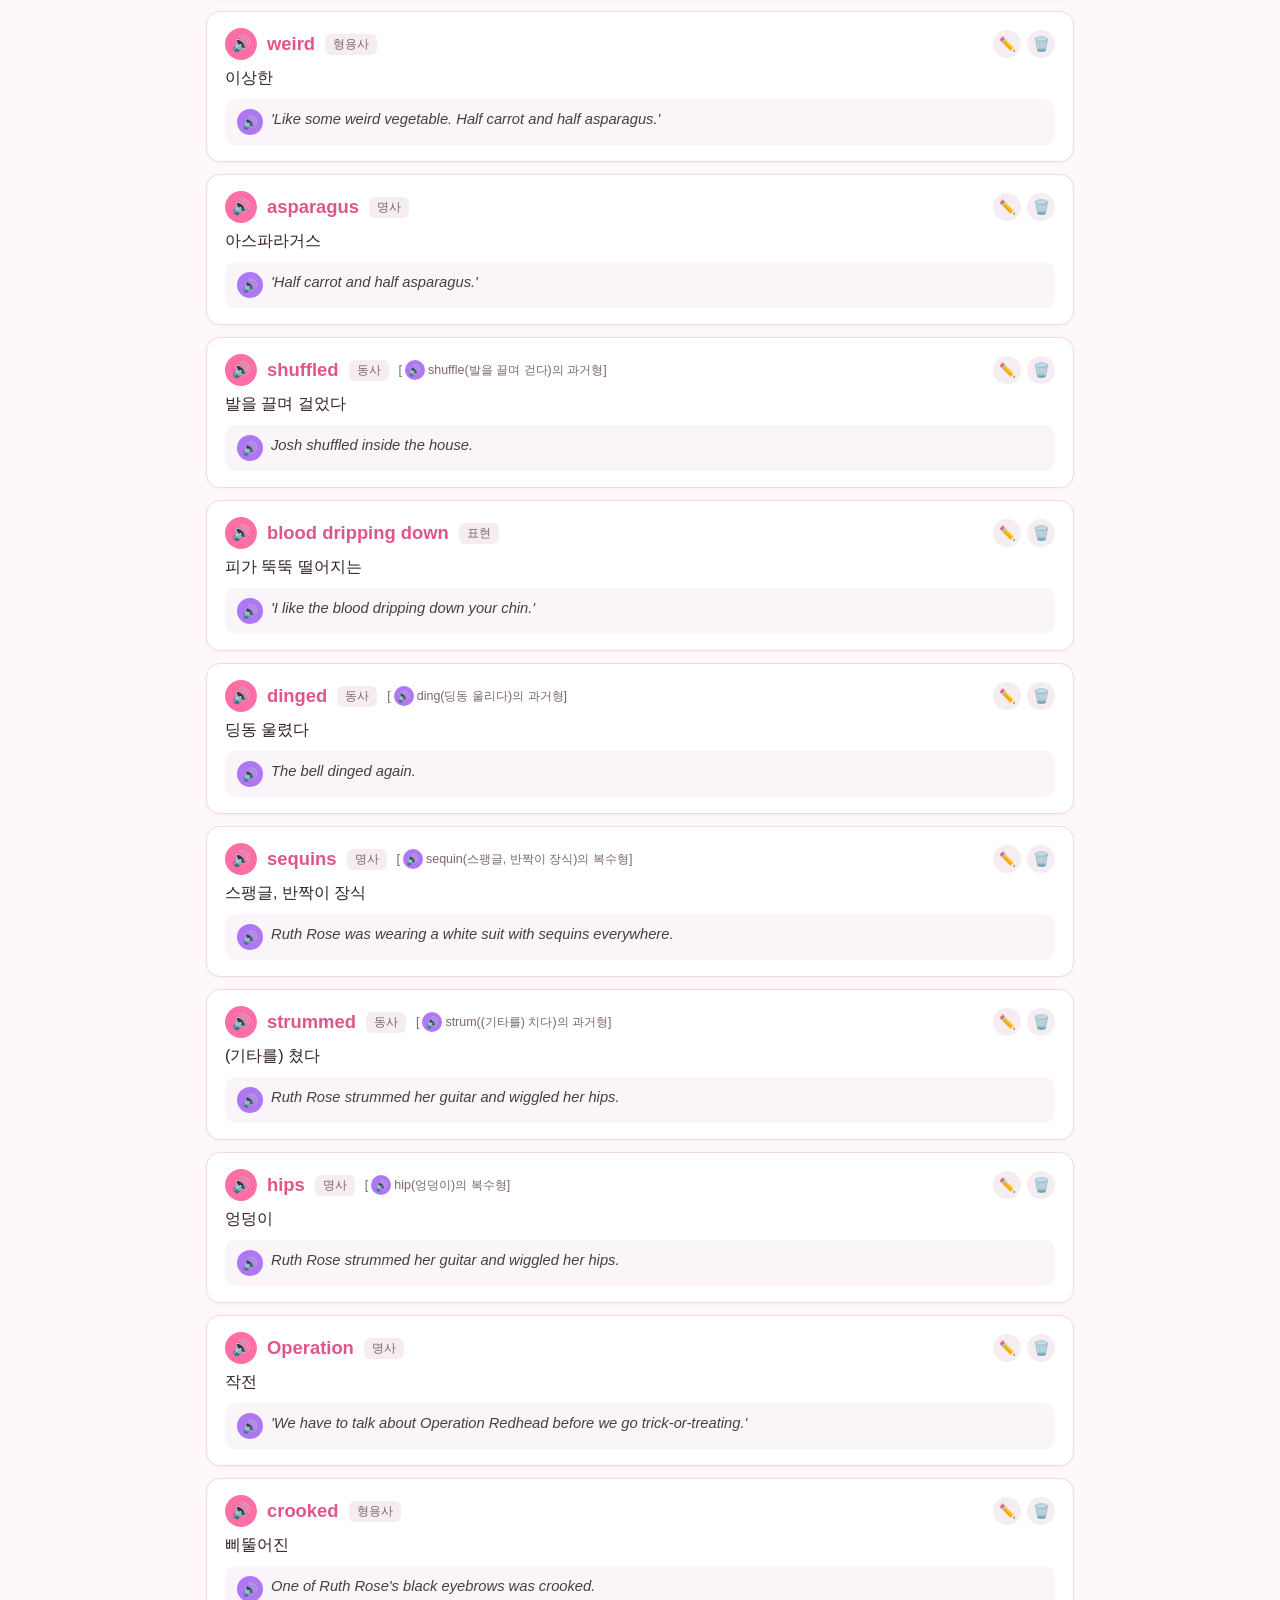
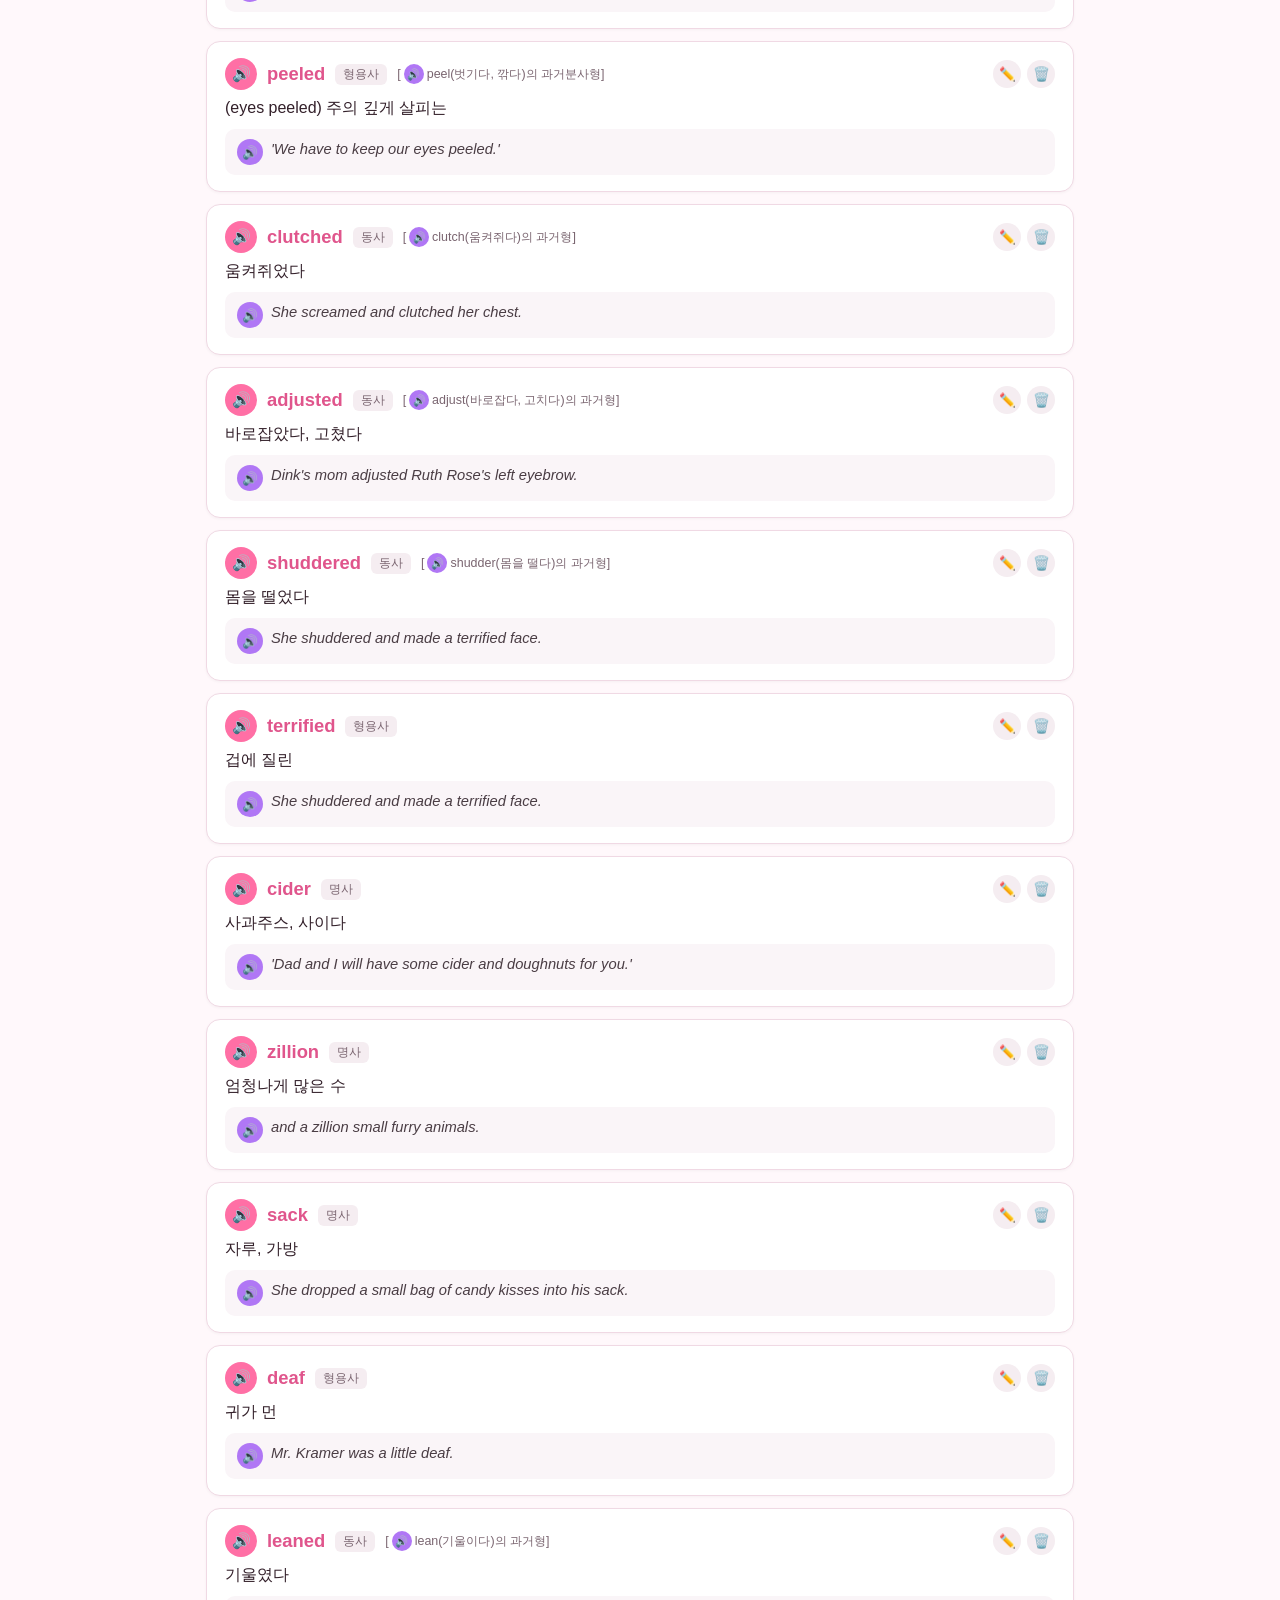
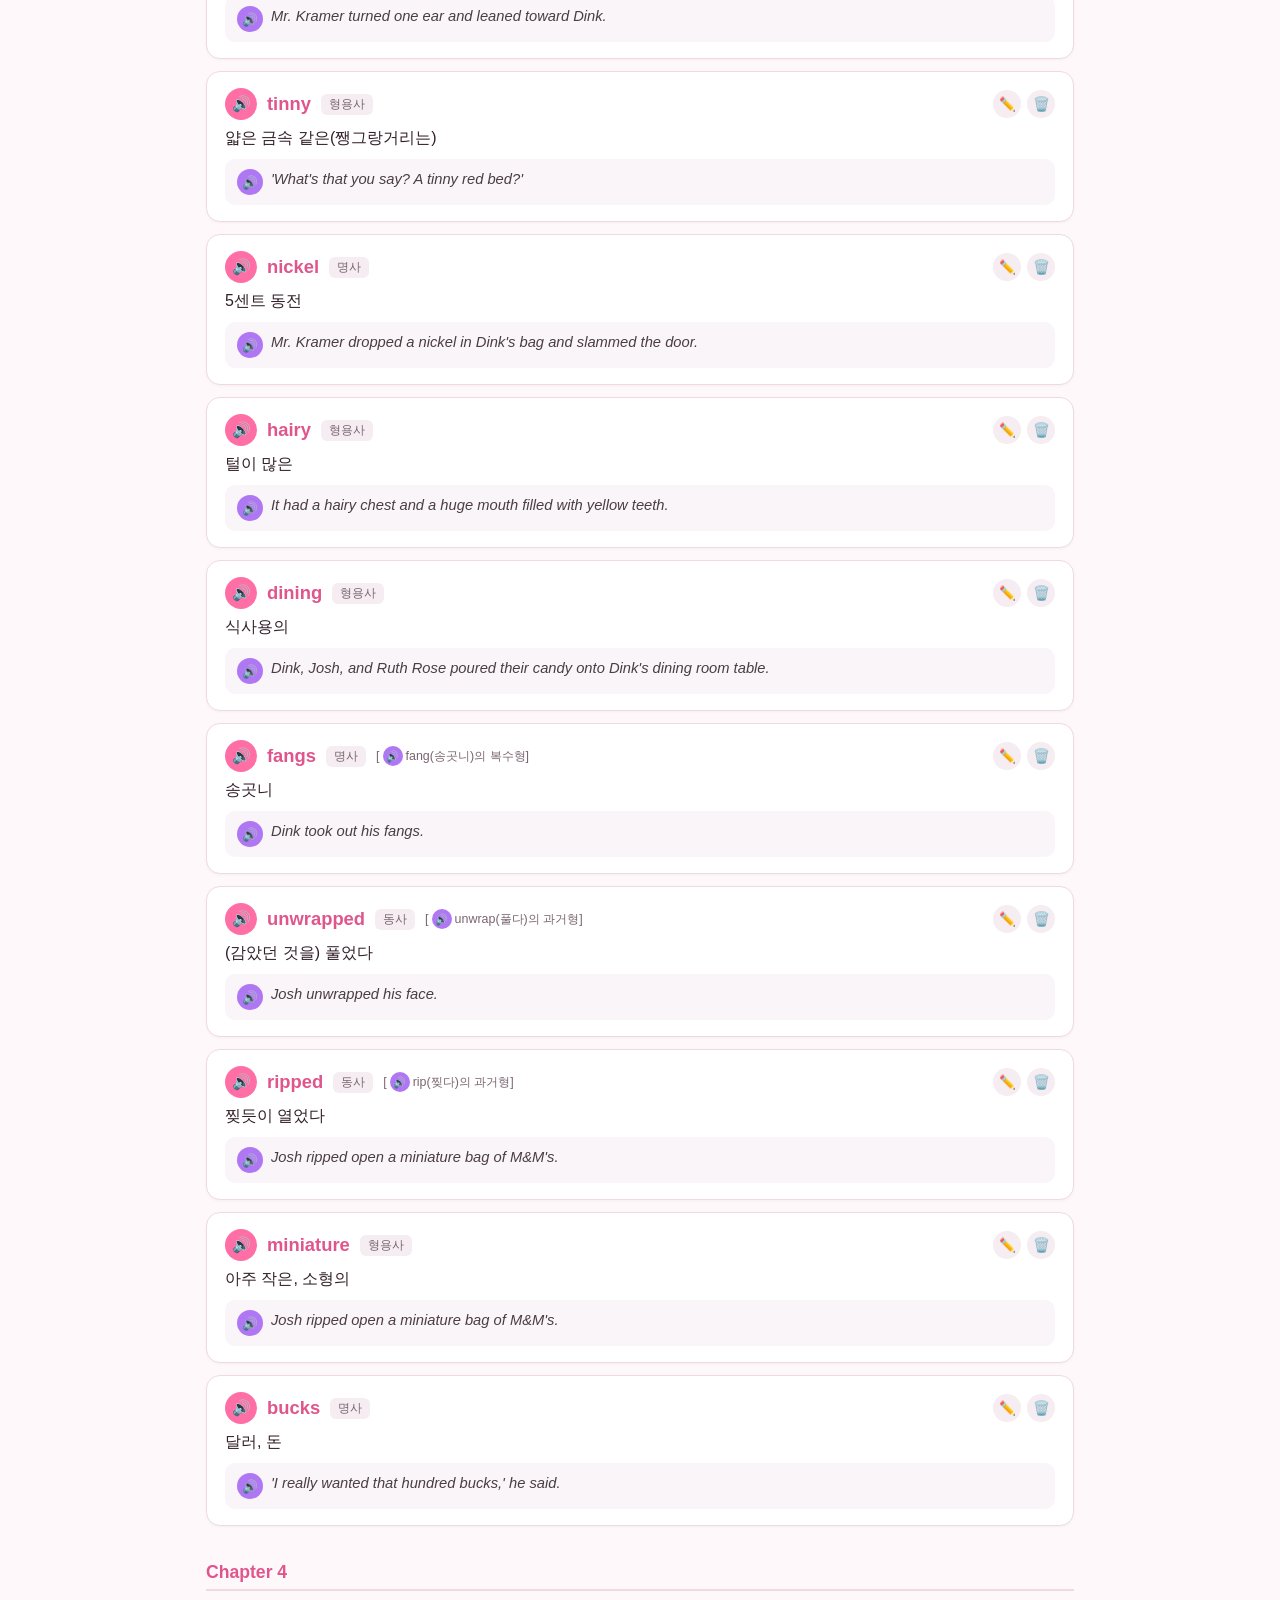
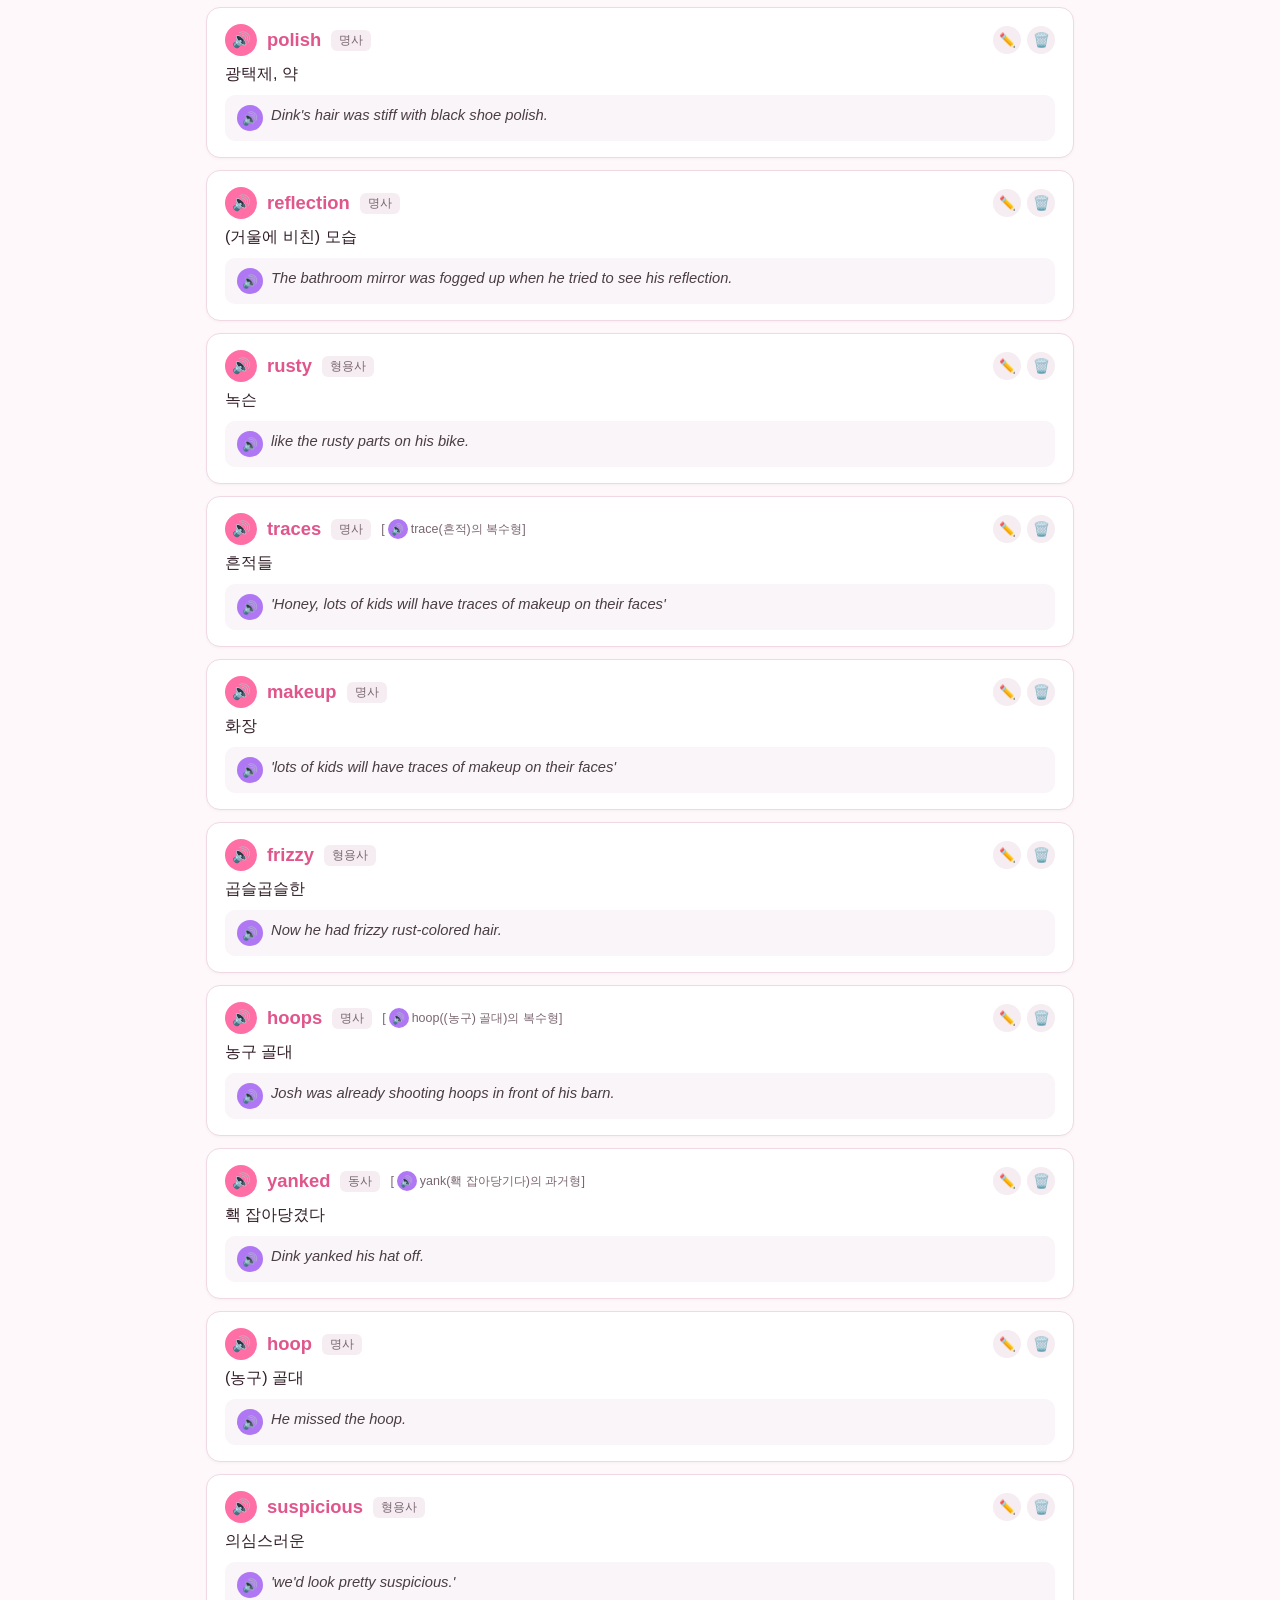
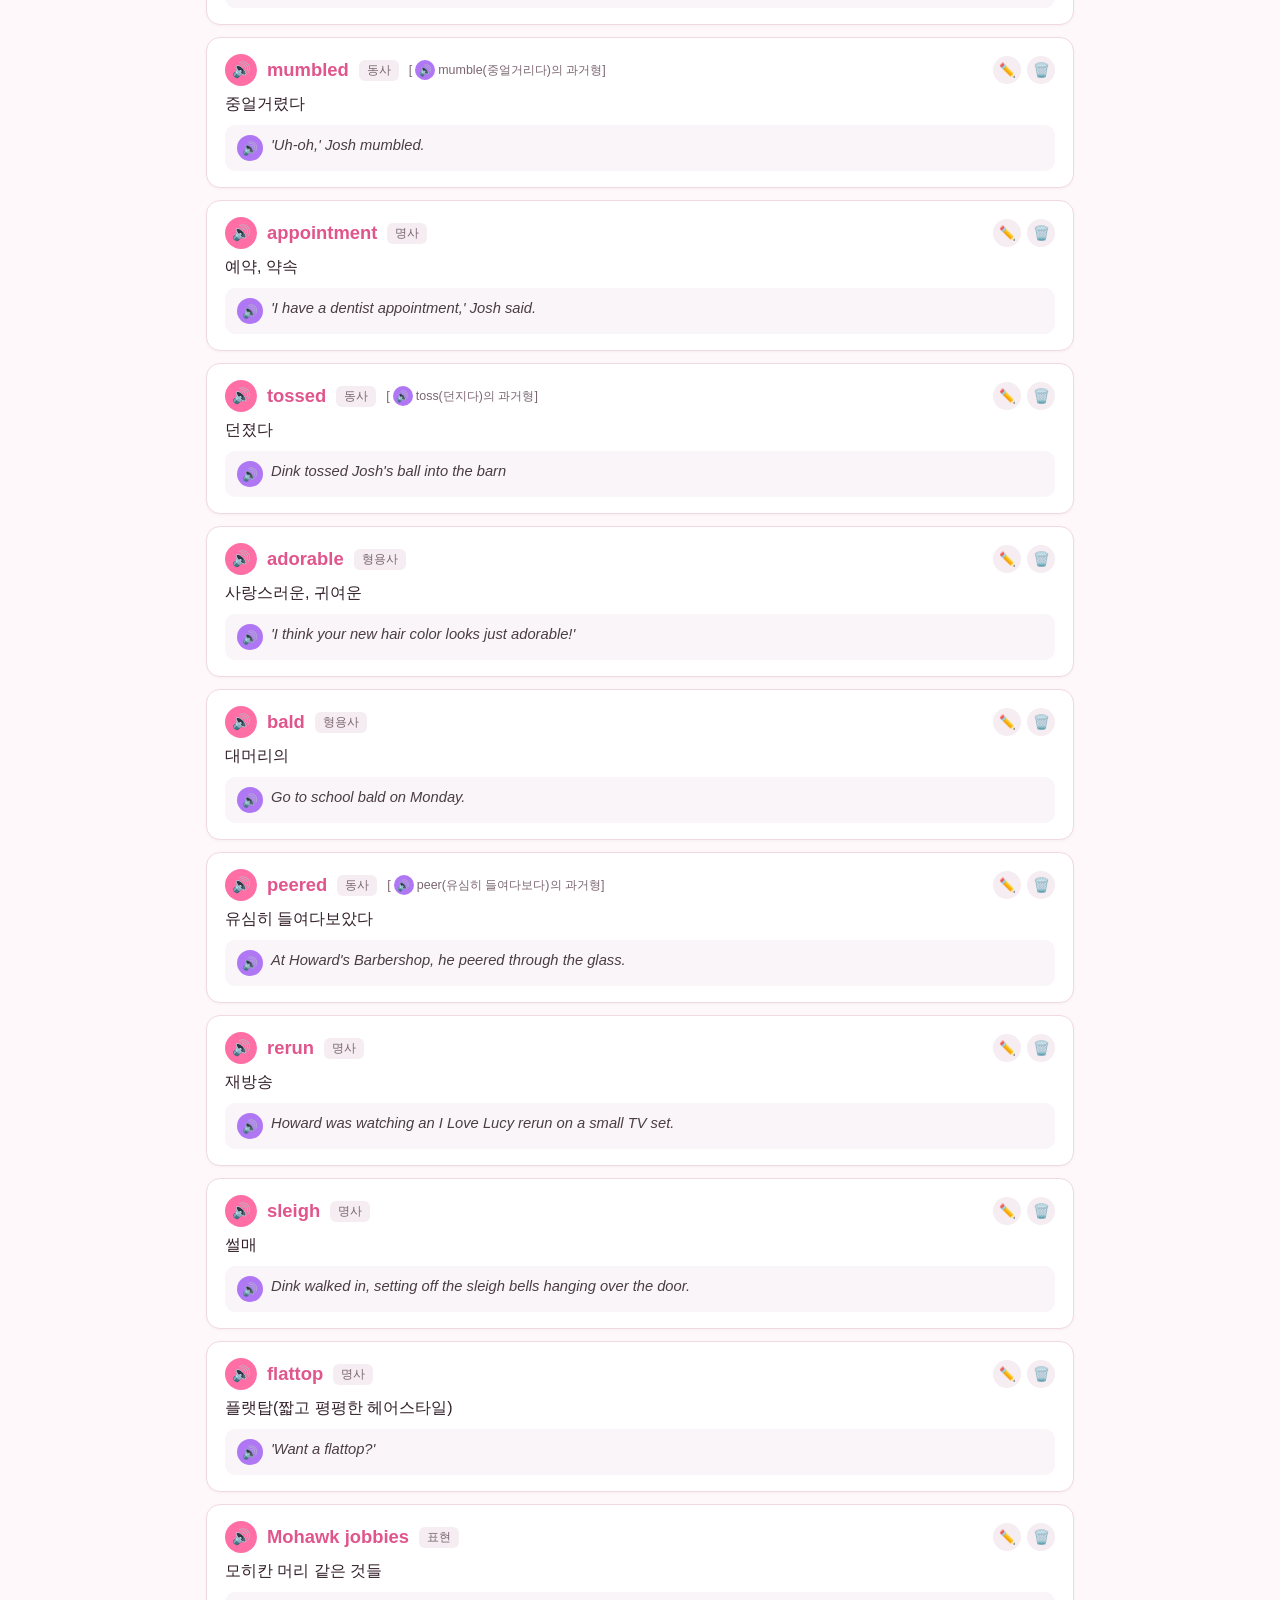
<file: bald-bandit.html>
<!DOCTYPE html>
<html lang="ko">
<head>
<meta charset="UTF-8">
<meta name="viewport" content="width=device-width, initial-scale=1.0">
<title>The Bald Bandit 단어장</title>
<link rel="stylesheet" href="style.css?v=18">
<link rel="icon" href="favicon.png?v=1" type="image/png">
</head>
<body>
  <header class="site-header">
    <div class="header-inner">
      <a href="index.html" class="home-btn" aria-label="홈으로 가기">🏠 홈</a>
      <h1>📖 The Bald Bandit 단어장</h1>
      <p class="subtitle">아이가 책에서 직접 밑줄 그은 단어·숙어·문장 정리 — 스피커를 눌러 발음을 들어보세요</p>
    </div>
  </header>

  <main>
    <div class="controls">
      <div class="search-row">
        <input id="search" type="search" enterkeyhint="search" placeholder="단어 또는 뜻 검색..." aria-label="단어 검색">
        <button type="button" id="search-btn" class="search-icon-btn" aria-label="검색">🔍</button>
      </div>
      <div id="chapter-tabs" class="chapter-tabs"></div>
      <div class="mask-buttons">
        <button id="toggle-english" class="mask-btn" type="button">영어가리기</button>
        <button id="toggle-meaning" class="mask-btn" type="button">뜻 가리기</button>
        <button id="add-word-btn" class="mask-btn add-btn" type="button">+ 새단어 추가</button>
      </div>
    </div>

    <p id="voice-warning" class="voice-warning" hidden>
      ⚠️ 이 브라우저는 음성 재생(Web Speech API)을 지원하지 않습니다. Chrome, Edge, Safari 최신 버전에서 열어주세요.
    </p>

    <div id="word-list" class="word-list"></div>
    <p id="empty-message" class="empty-message" hidden>검색 결과가 없습니다.</p>
  </main>

  <footer class="site-footer">
    <p>본문 예문은 책 원문에서 그대로 발췌한 문장입니다. 발음은 브라우저 내장 음성 합성(Web Speech API)을 사용하며 별도 비용이 들지 않습니다.</p>
  </footer>

  <div id="word-modal" class="modal-overlay" hidden>
    <div class="modal" role="dialog" aria-modal="true" aria-labelledby="modal-title">
      <h2 id="modal-title">새 단어 추가</h2>
      <form id="word-form">
        <div class="form-field">
          <label for="form-word">단어 (영어 철자)</label>
          <div class="input-with-btn">
            <input id="form-word" type="search" enterkeyhint="search" required>
            <button type="button" id="dict-search-btn" class="modal-btn secondary small">검색</button>
          </div>
          <p class="autofill-hint">단어를 입력하고 "검색"(또는 Enter)을 누르면 네이버 영어사전과 추천 뜻을 볼 수 있어요.</p>
        </div>
        <div class="form-field">
          <label for="form-meaning">뜻</label>
          <input id="form-meaning" type="text" required>
        </div>
        <div class="form-field">
          <label for="form-example">예문 (선택 사항)</label>
          <textarea id="form-example" rows="2"></textarea>
        </div>
        <div class="modal-actions">
          <button type="button" id="modal-cancel" class="modal-btn secondary">취소</button>
          <button type="submit" class="modal-btn primary">저장</button>
        </div>
      </form>
    </div>
  </div>

  <div id="dict-modal" class="modal-overlay dict-modal-overlay" hidden>
    <div class="dict-modal">
      <button type="button" id="dict-modal-close" class="dict-modal-close" aria-label="사전 검색 닫기">✕</button>
      <div class="dict-modal-body">
        <iframe id="dict-iframe" class="dict-iframe" title="네이버 영어사전 검색 결과"></iframe>
        <div id="dict-suggestions" class="dict-suggestions" hidden>
          <h3>추천 뜻<br>자동입력</h3>
          <p class="paste-add-hint">사전에서 뜻을 길게 눌러 선택 → 복사한 뒤, 아래에 붙여넣으면 추천 목록에 추가돼요.</p>
          <div class="paste-add-row">
            <input type="text" id="paste-add-input" placeholder="여기에 붙여넣기">
            <button type="button" id="paste-add-btn" class="modal-btn secondary small">추가</button>
          </div>
          <div id="dict-suggestion-list" class="dict-suggestion-list"></div>
          <button type="button" id="apply-suggestions-btn" class="modal-btn primary apply-suggestions-btn" hidden>선택 반영</button>
        </div>
      </div>
    </div>
  </div>

  <script src="bald-bandit-data.js?v=8"></script>
  <script src="vocab-app.js?v=17"></script>
  <script>
    initVocabApp({
      storageKey: "baldBanditVocab",
      initialData: BALD_BANDIT_VOCAB_DATA,
      showChapters: true,
    });
  </script>
</body>
</html>
</file>
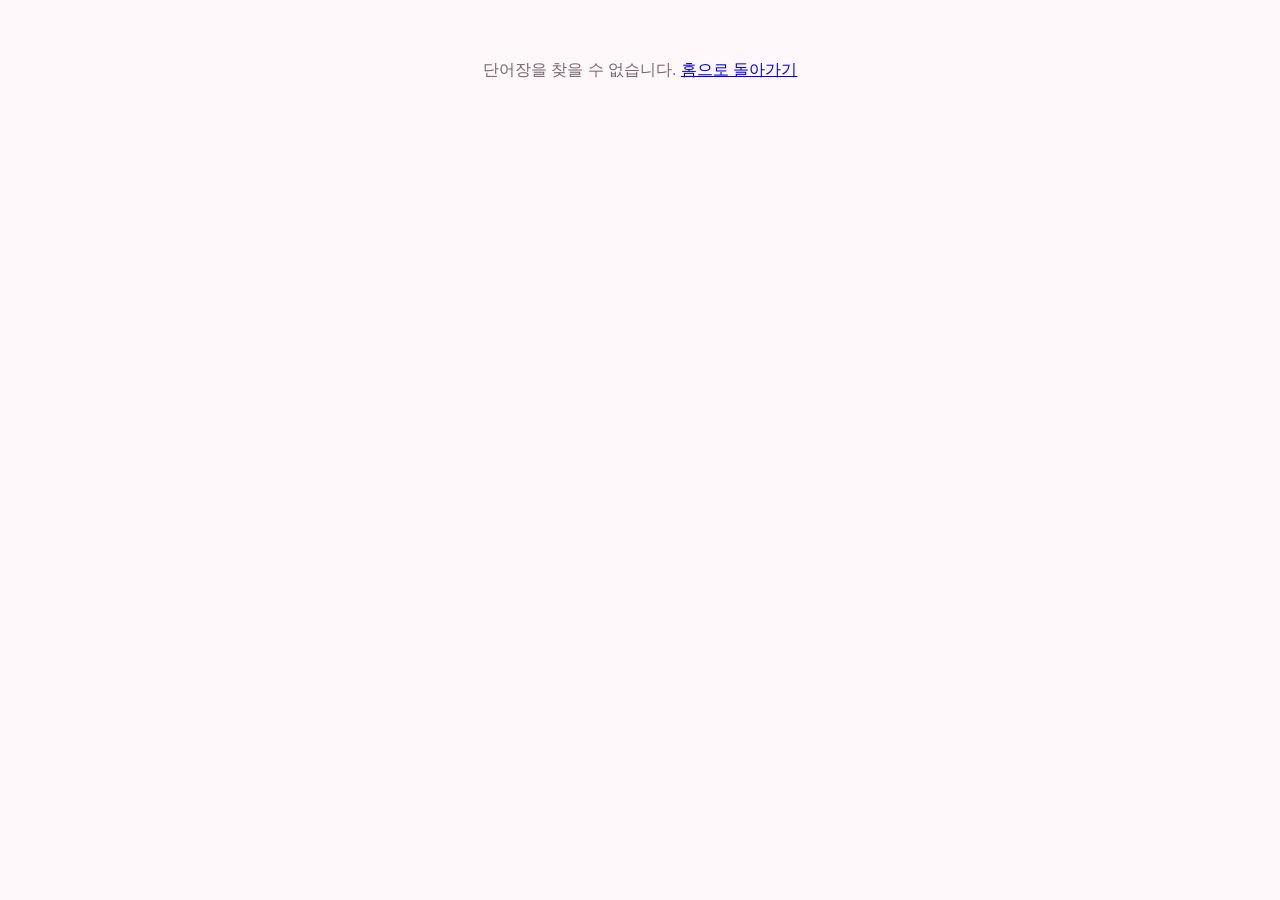
<file: book.html>
<!DOCTYPE html>
<html lang="ko">
<head>
<meta charset="UTF-8">
<meta name="viewport" content="width=device-width, initial-scale=1.0">
<title>단어장</title>
<link rel="stylesheet" href="style.css?v=18">
<link rel="icon" href="favicon.png?v=1" type="image/png">
</head>
<body>
  <p id="not-found" class="empty-message" hidden style="margin-top:60px;">
    단어장을 찾을 수 없습니다. <a href="index.html">홈으로 돌아가기</a>
  </p>

  <div id="book-app" hidden>
    <header class="site-header">
      <div class="header-inner">
        <a href="index.html" class="home-btn" aria-label="홈으로 가기">🏠 홈</a>
        <h1 id="page-title">📖 단어장</h1>
        <p class="subtitle">직접 추가한 단어들을 확인해보세요 — 스피커를 눌러 발음을 들어보세요</p>
      </div>
    </header>

    <main>
      <div class="controls">
        <div class="search-row">
          <input id="search" type="search" enterkeyhint="search" placeholder="단어 또는 뜻 검색..." aria-label="단어 검색">
          <button type="button" id="search-btn" class="search-icon-btn" aria-label="검색">🔍</button>
        </div>
        <div class="mask-buttons">
          <button id="toggle-english" class="mask-btn" type="button">영어가리기</button>
          <button id="toggle-meaning" class="mask-btn" type="button">뜻 가리기</button>
          <button id="add-word-btn" class="mask-btn add-btn" type="button">+ 새단어 추가</button>
        </div>
      </div>

      <p id="voice-warning" class="voice-warning" hidden>
        ⚠️ 이 브라우저는 음성 재생(Web Speech API)을 지원하지 않습니다. Chrome, Edge, Safari 최신 버전에서 열어주세요.
      </p>

      <div id="word-list" class="word-list"></div>
      <p id="empty-message" class="empty-message" hidden>등록된 단어가 없습니다. "+ 새단어 추가"로 첫 단어를 넣어보세요!</p>
    </main>

    <footer class="site-footer">
      <p>발음은 브라우저 내장 음성 합성(Web Speech API)을 사용하며 별도 비용이 들지 않습니다.</p>
    </footer>
  </div>

  <div id="word-modal" class="modal-overlay" hidden>
    <div class="modal" role="dialog" aria-modal="true" aria-labelledby="modal-title">
      <h2 id="modal-title">새 단어 추가</h2>
      <form id="word-form">
        <div class="form-field">
          <label for="form-word">단어 (영어 철자)</label>
          <div class="input-with-btn">
            <input id="form-word" type="search" enterkeyhint="search" required>
            <button type="button" id="dict-search-btn" class="modal-btn secondary small">검색</button>
          </div>
          <p class="autofill-hint">단어를 입력하고 "검색"(또는 Enter)을 누르면 네이버 영어사전과 추천 뜻을 볼 수 있어요.</p>
        </div>
        <div class="form-field">
          <label for="form-meaning">뜻</label>
          <input id="form-meaning" type="text" required>
        </div>
        <div class="form-field">
          <label for="form-example">예문 (선택 사항)</label>
          <textarea id="form-example" rows="2"></textarea>
        </div>
        <div class="modal-actions">
          <button type="button" id="modal-cancel" class="modal-btn secondary">취소</button>
          <button type="submit" class="modal-btn primary">저장</button>
        </div>
      </form>
    </div>
  </div>

  <div id="dict-modal" class="modal-overlay dict-modal-overlay" hidden>
    <div class="dict-modal">
      <button type="button" id="dict-modal-close" class="dict-modal-close" aria-label="사전 검색 닫기">✕</button>
      <div class="dict-modal-body">
        <iframe id="dict-iframe" class="dict-iframe" title="네이버 영어사전 검색 결과"></iframe>
        <div id="dict-suggestions" class="dict-suggestions" hidden>
          <h3>추천 뜻<br>자동입력</h3>
          <p class="paste-add-hint">사전에서 뜻을 길게 눌러 선택 → 복사한 뒤, 아래에 붙여넣으면 추천 목록에 추가돼요.</p>
          <div class="paste-add-row">
            <input type="text" id="paste-add-input" placeholder="여기에 붙여넣기">
            <button type="button" id="paste-add-btn" class="modal-btn secondary small">추가</button>
          </div>
          <div id="dict-suggestion-list" class="dict-suggestion-list"></div>
          <button type="button" id="apply-suggestions-btn" class="modal-btn primary apply-suggestions-btn" hidden>선택 반영</button>
        </div>
      </div>
    </div>
  </div>

  <script src="vocab-app.js?v=17"></script>
  <script>
    (function () {
      const params = new URLSearchParams(location.search);
      const id = params.get("id");
      let book = null;
      try {
        const books = JSON.parse(localStorage.getItem("vocaBooks") || "[]");
        book = Array.isArray(books) ? books.find((b) => b.id === id) : null;
      } catch (e) {
        book = null;
      }

      if (!id || !book) {
        document.getElementById("not-found").hidden = false;
        return;
      }

      document.title = book.name + " 단어장";
      document.getElementById("page-title").textContent = "📖 " + book.name + " 단어장";
      document.getElementById("book-app").hidden = false;

      initVocabApp({
        storageKey: "vocaBookWords_" + id,
        initialData: [],
        showChapters: false,
      });
    })();
  </script>
</body>
</html>
</file>
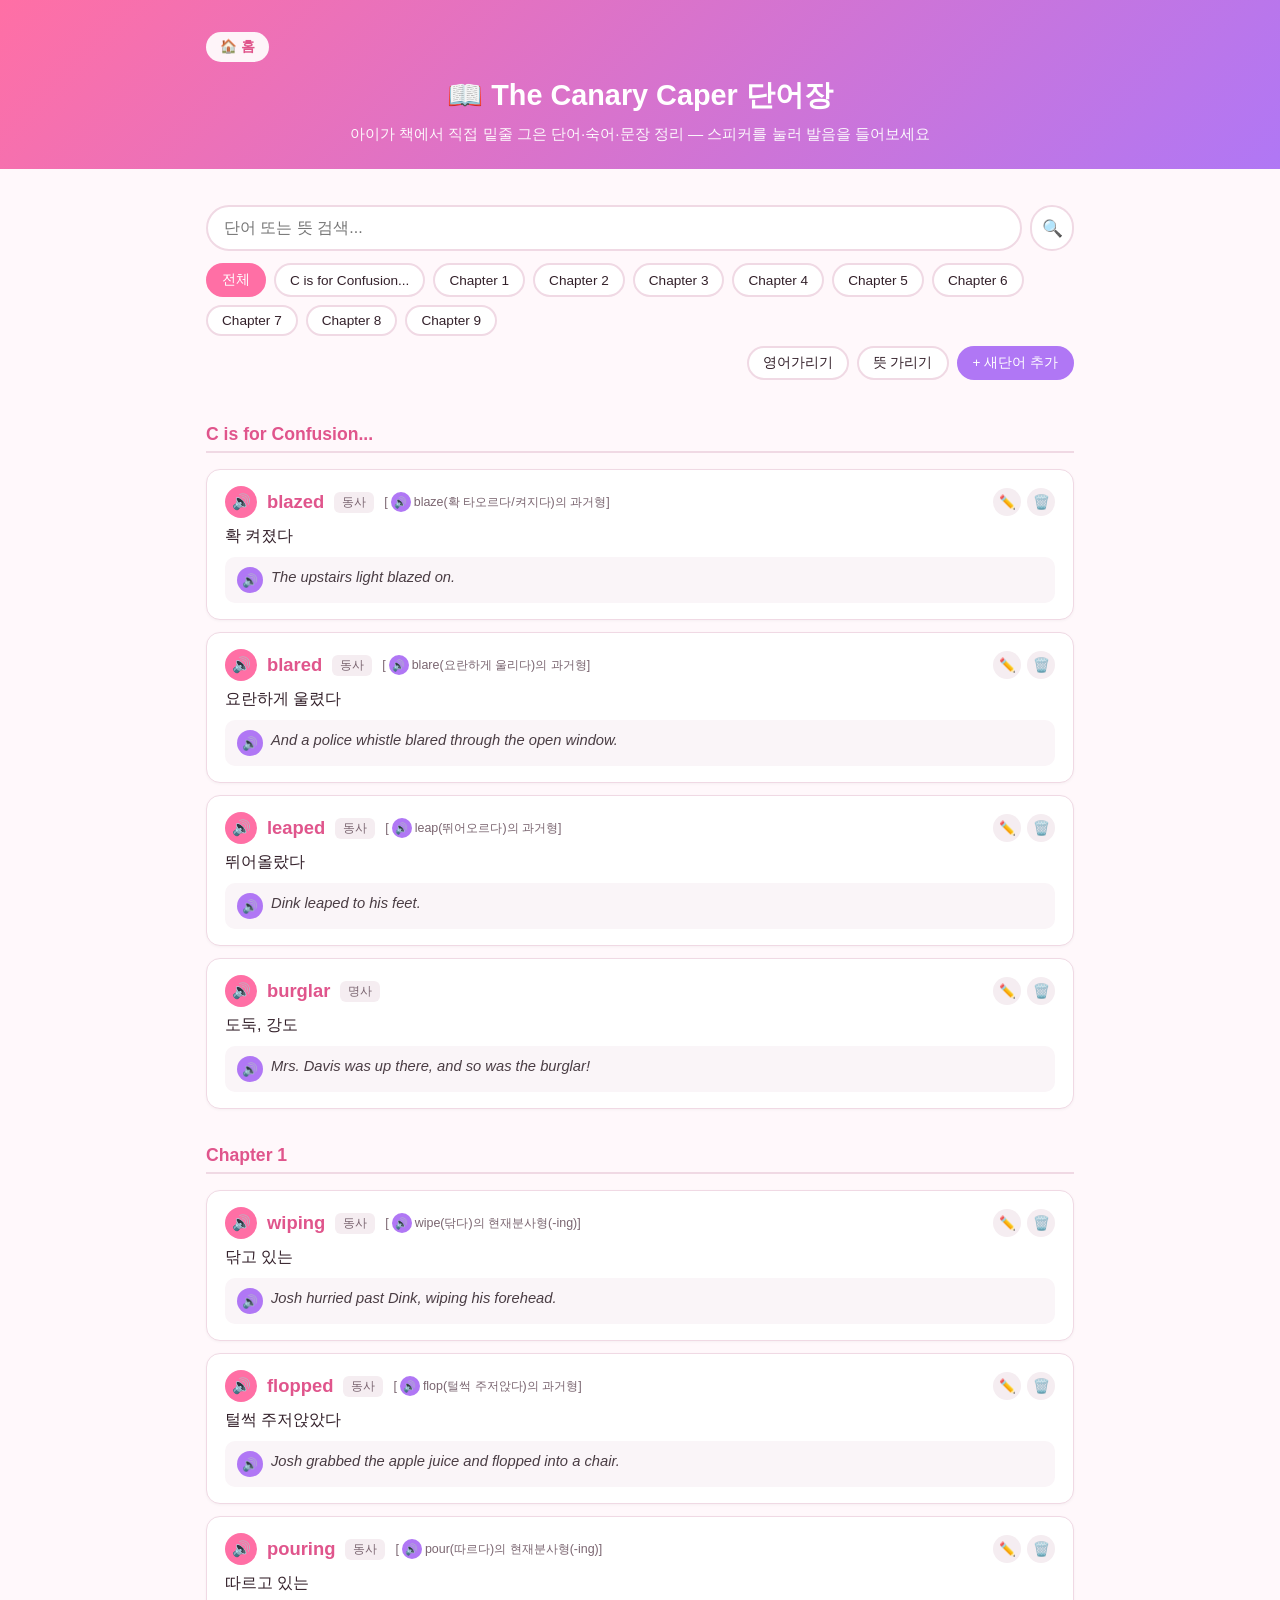
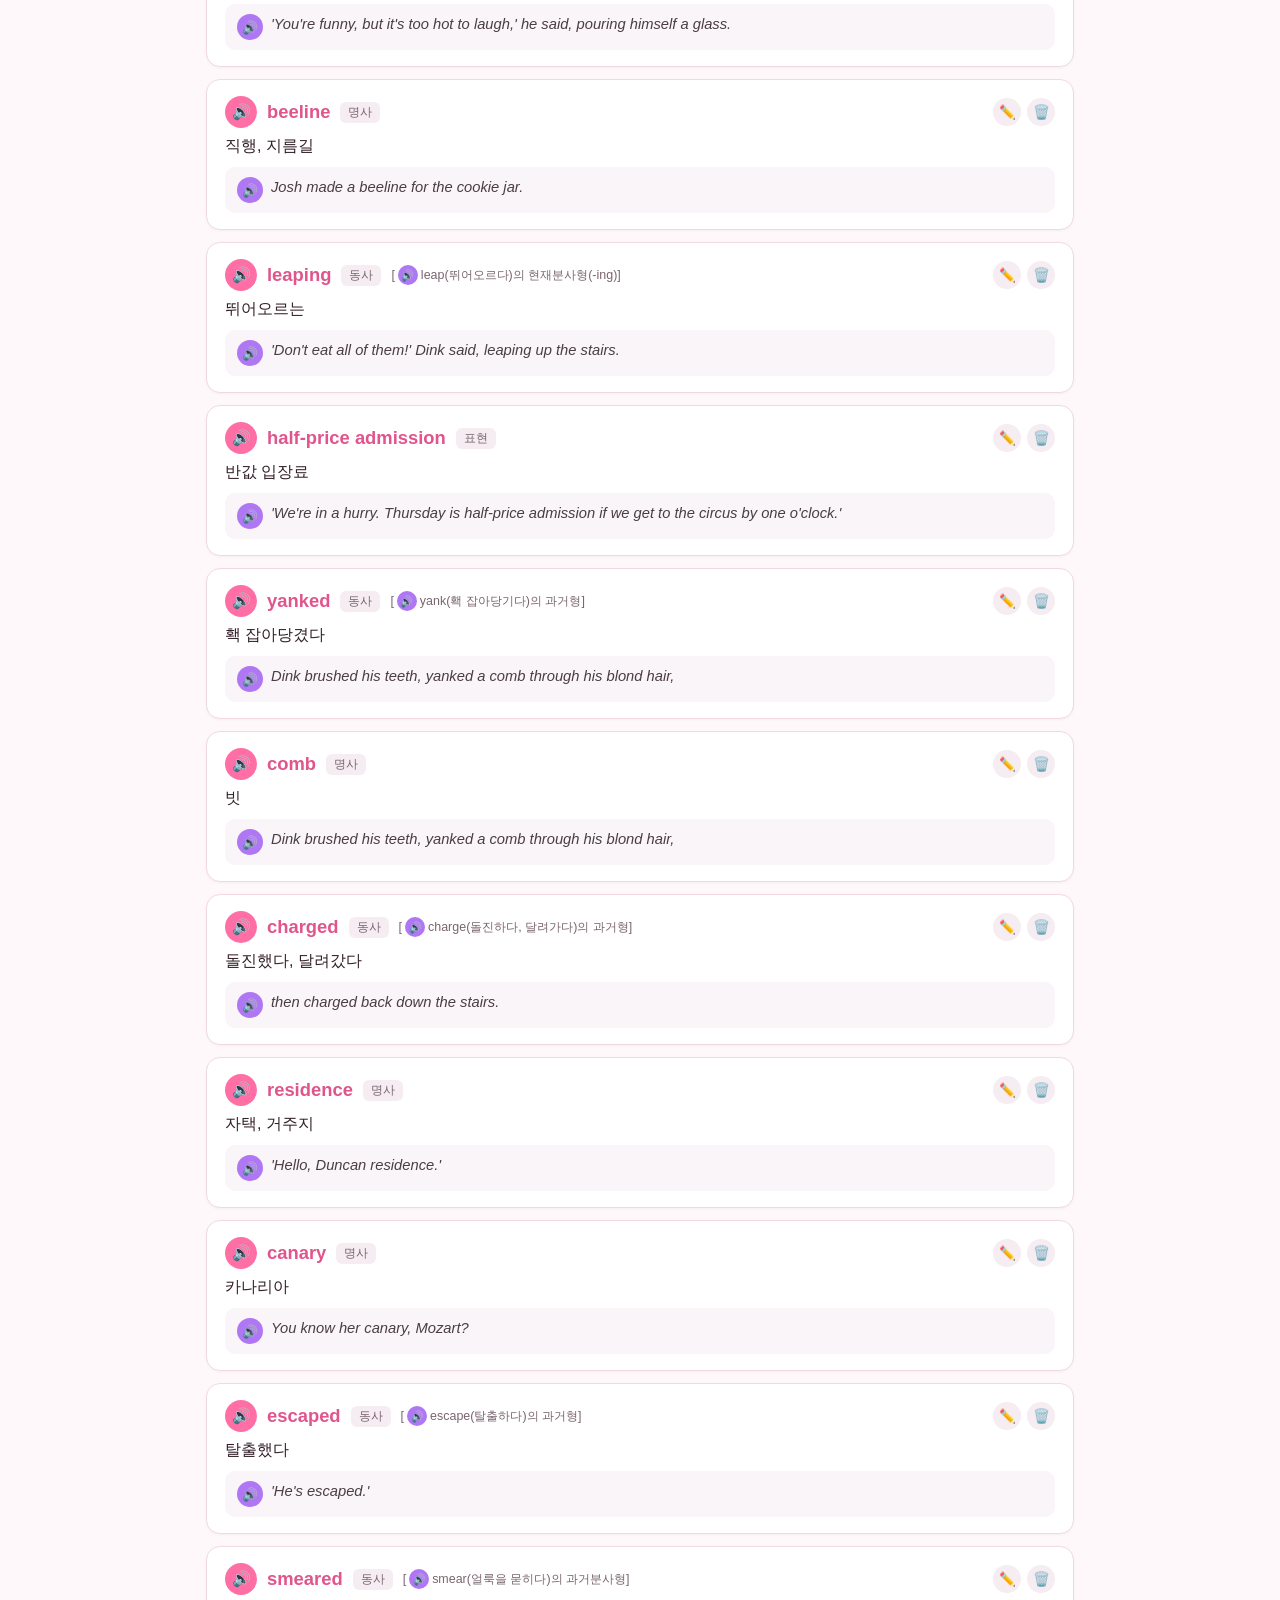
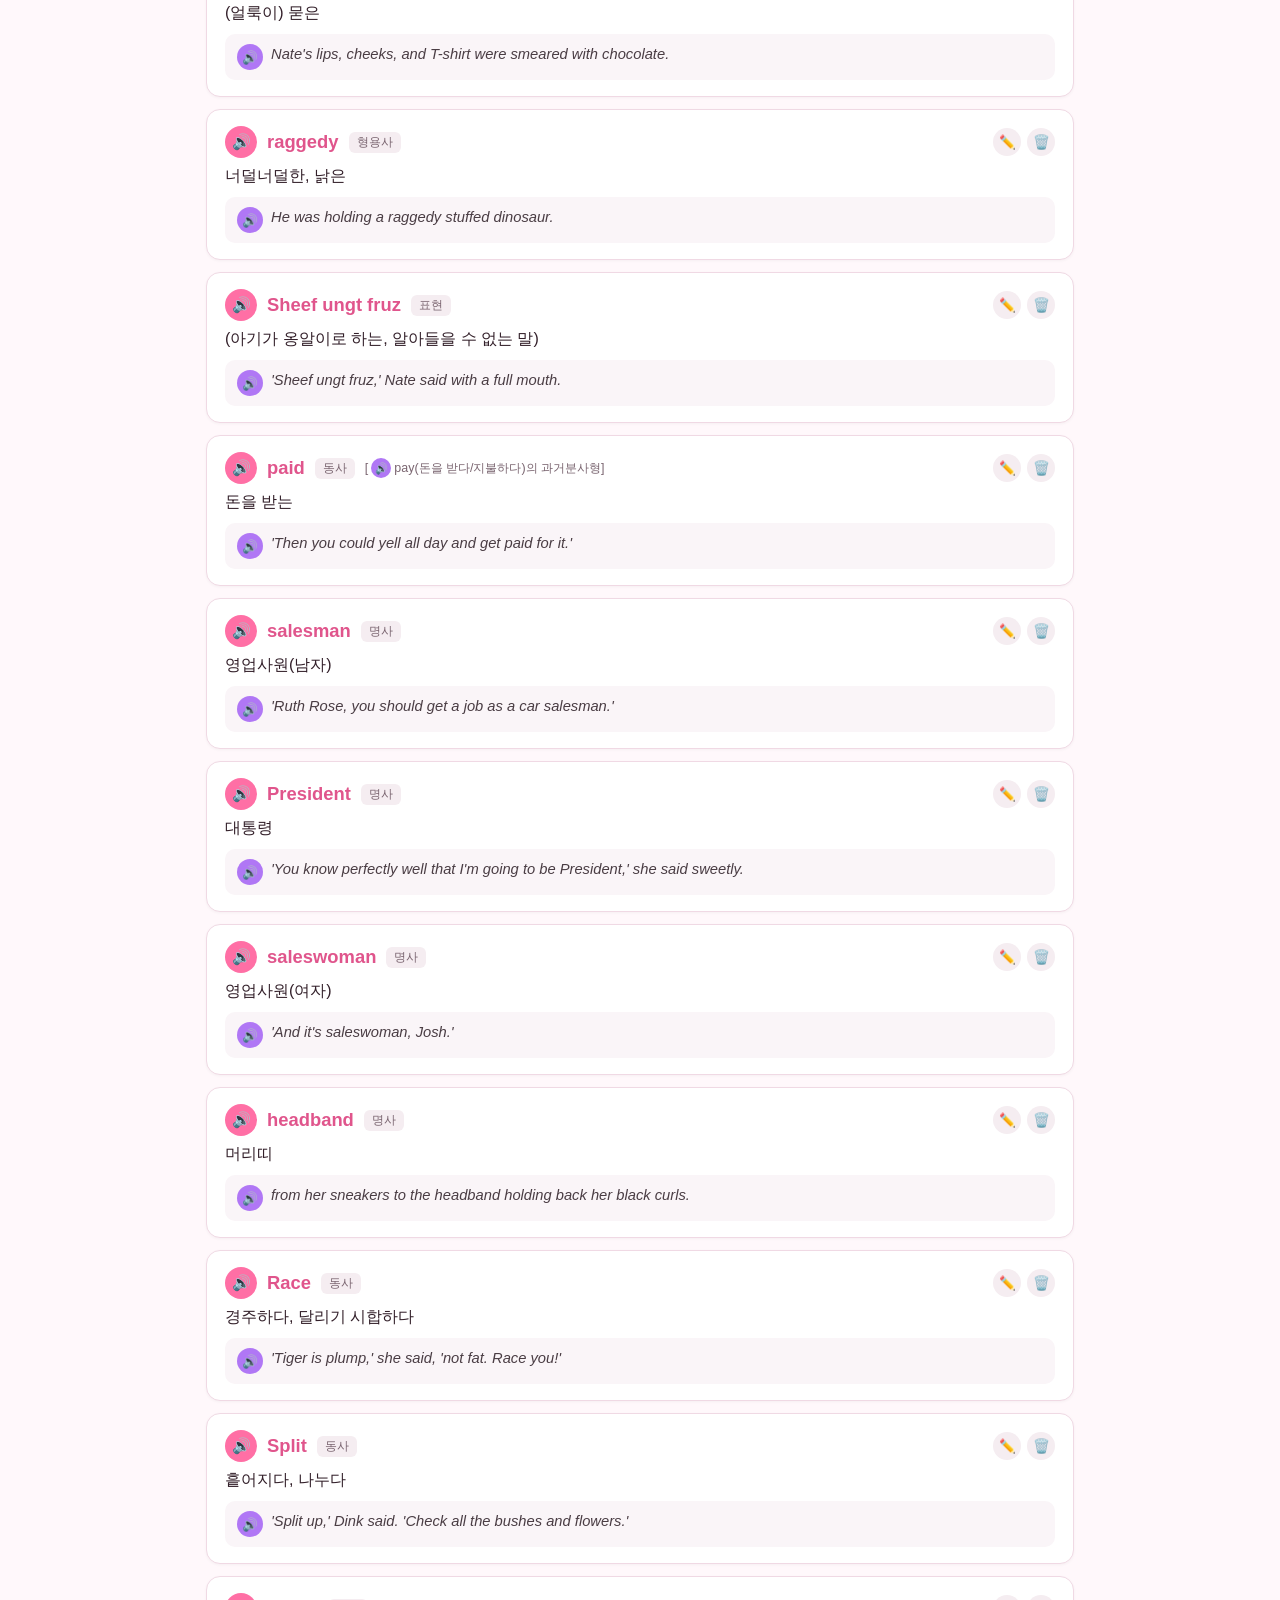
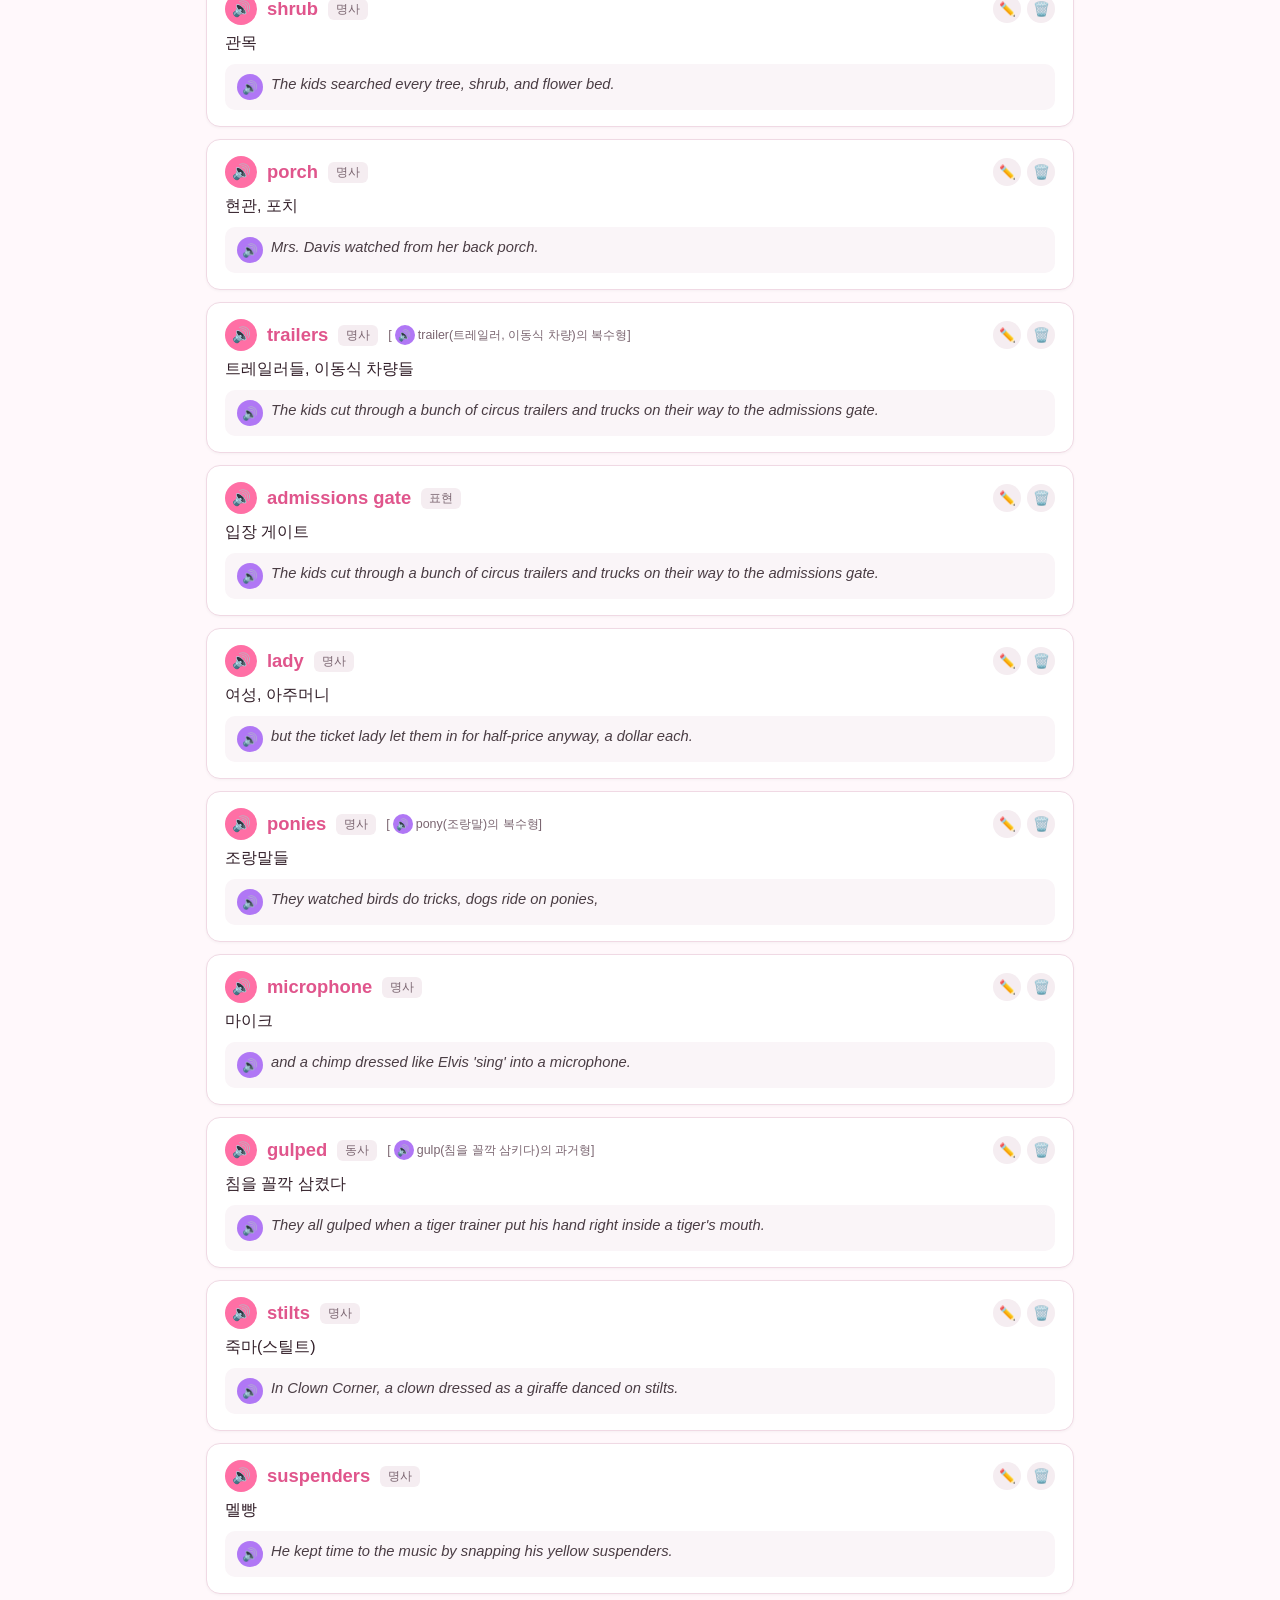
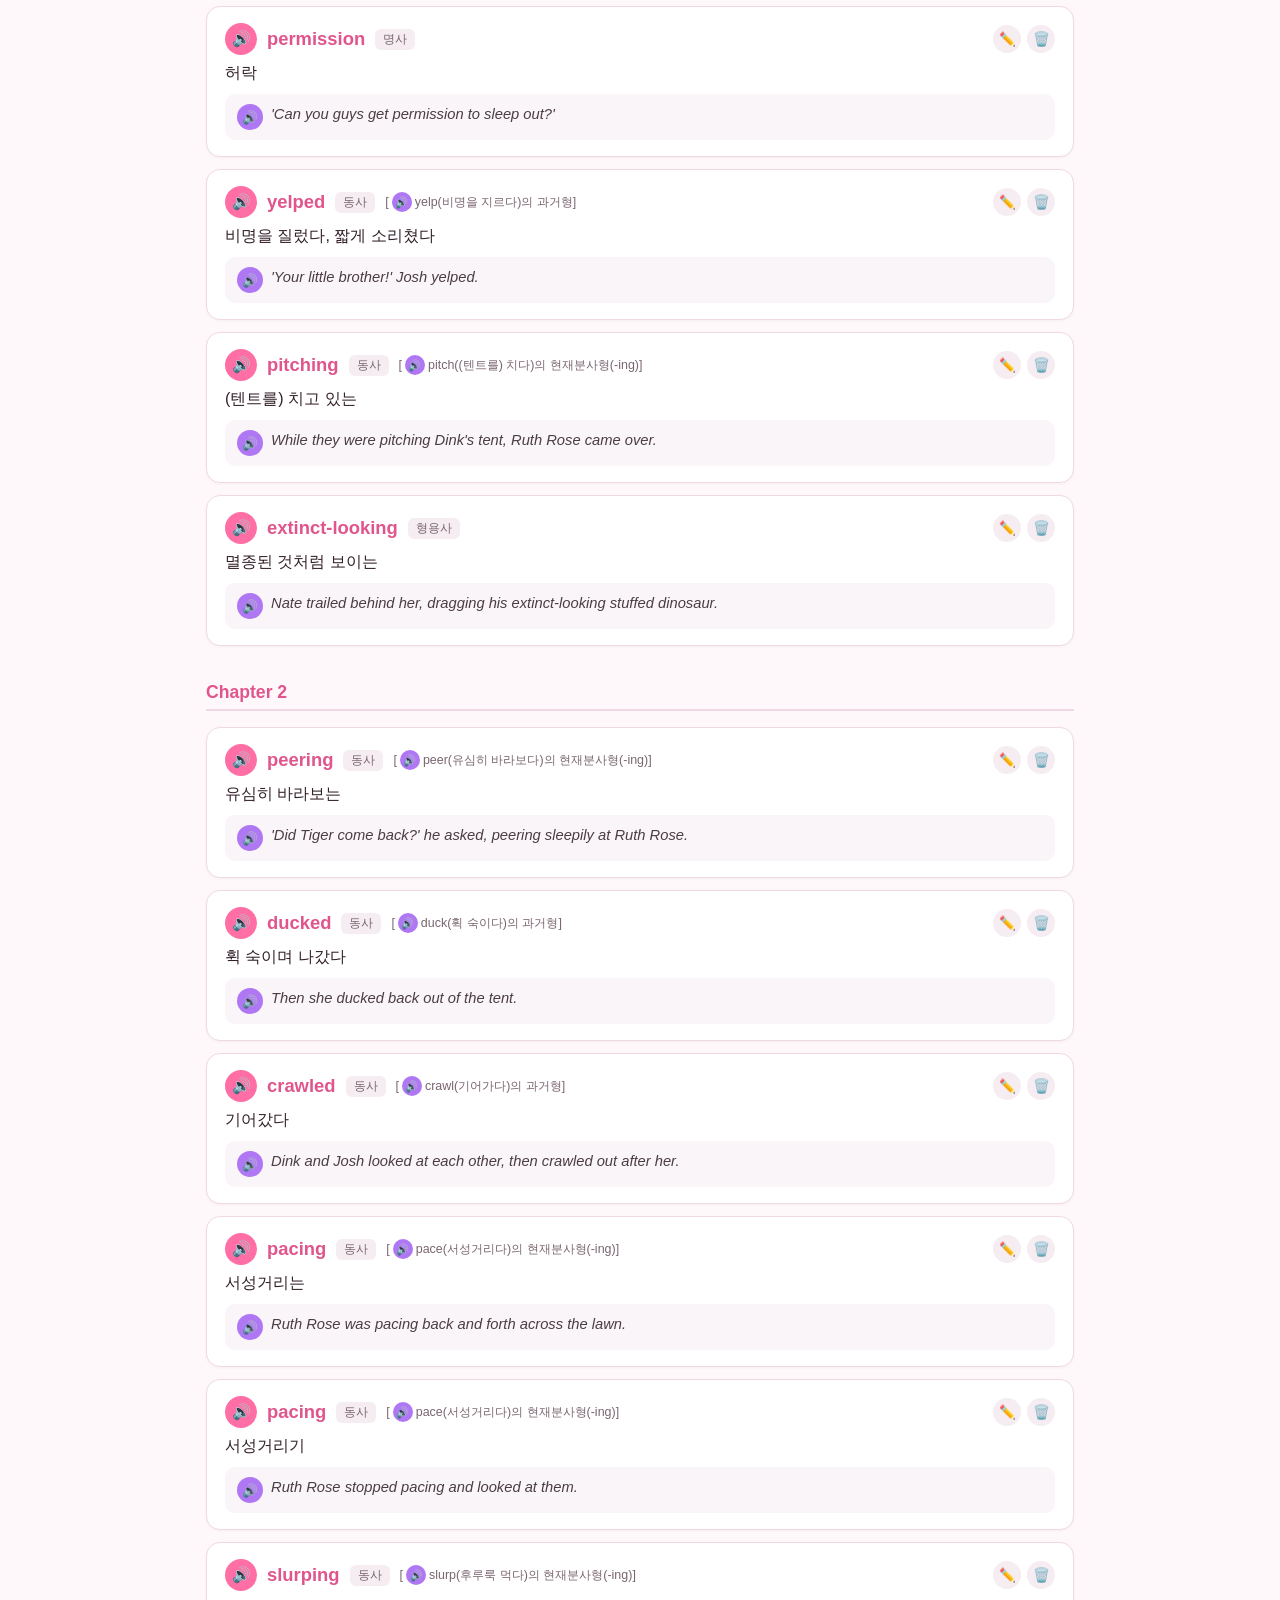
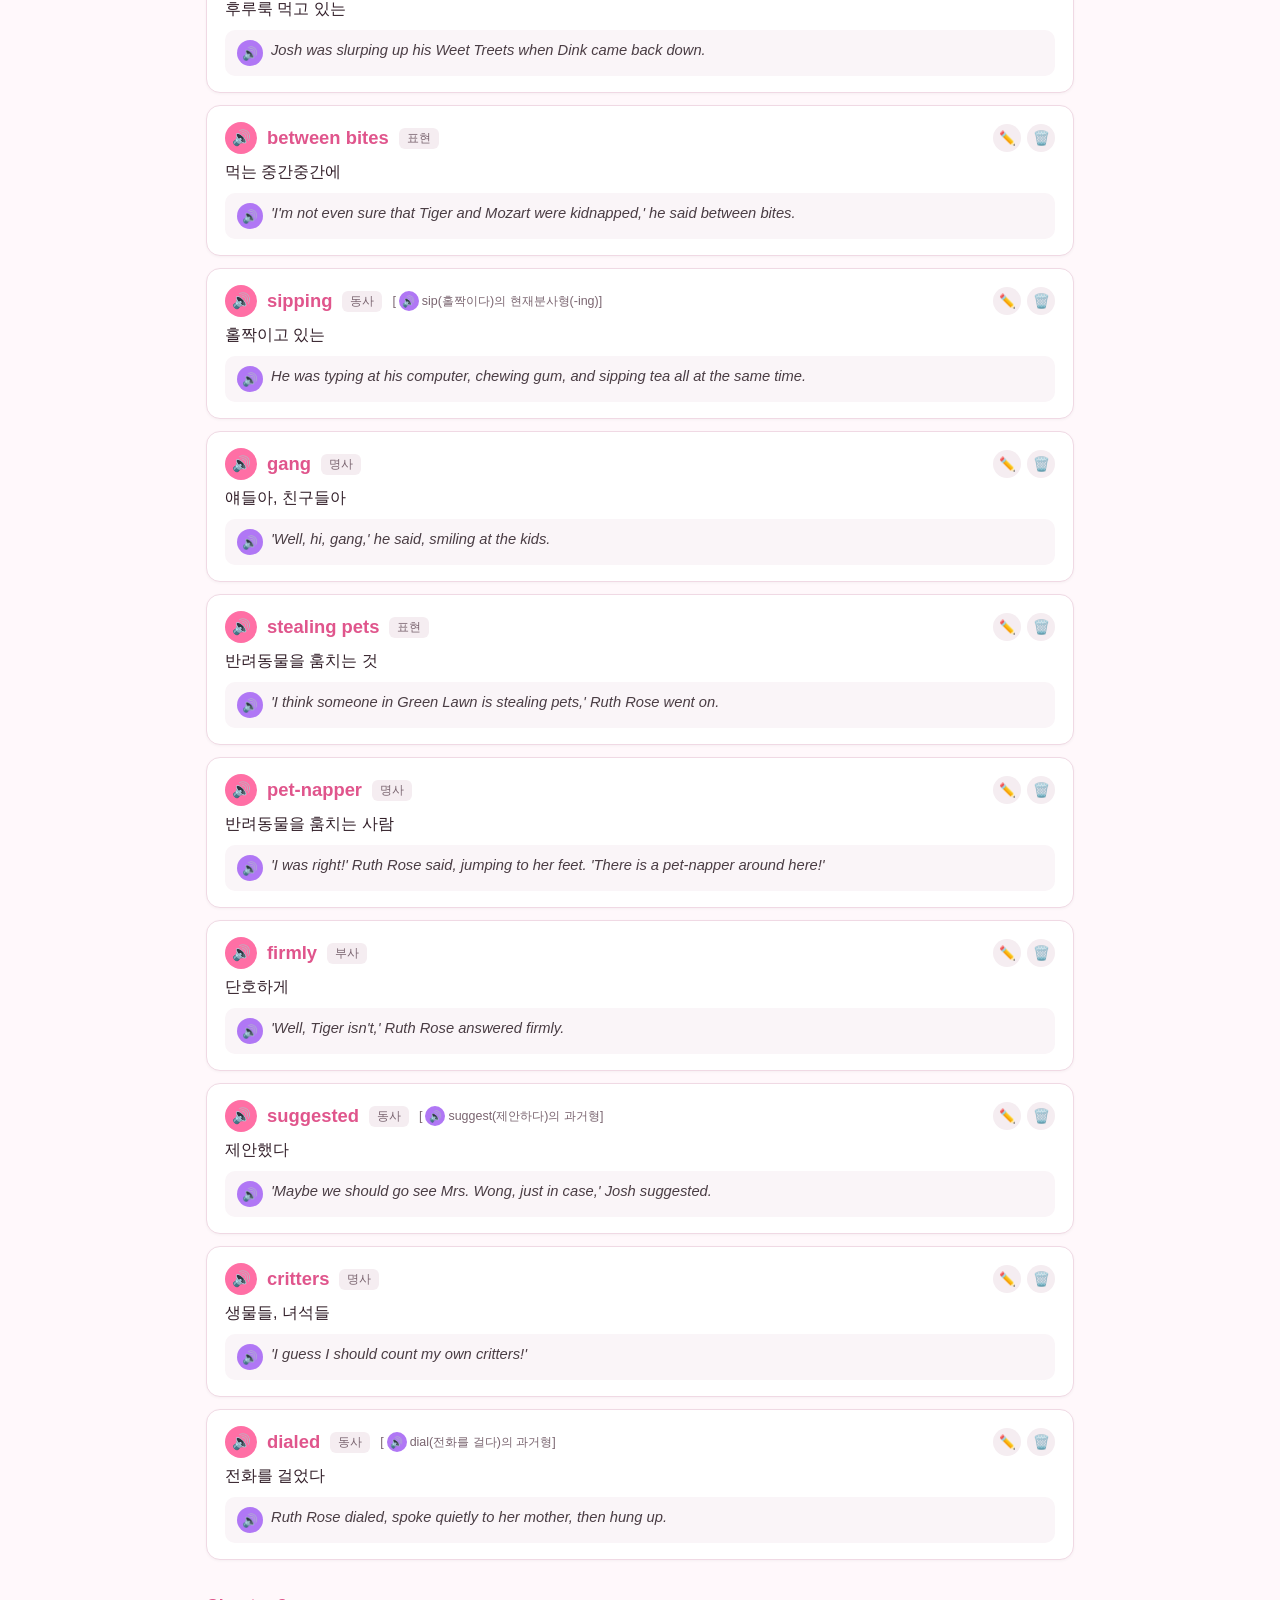
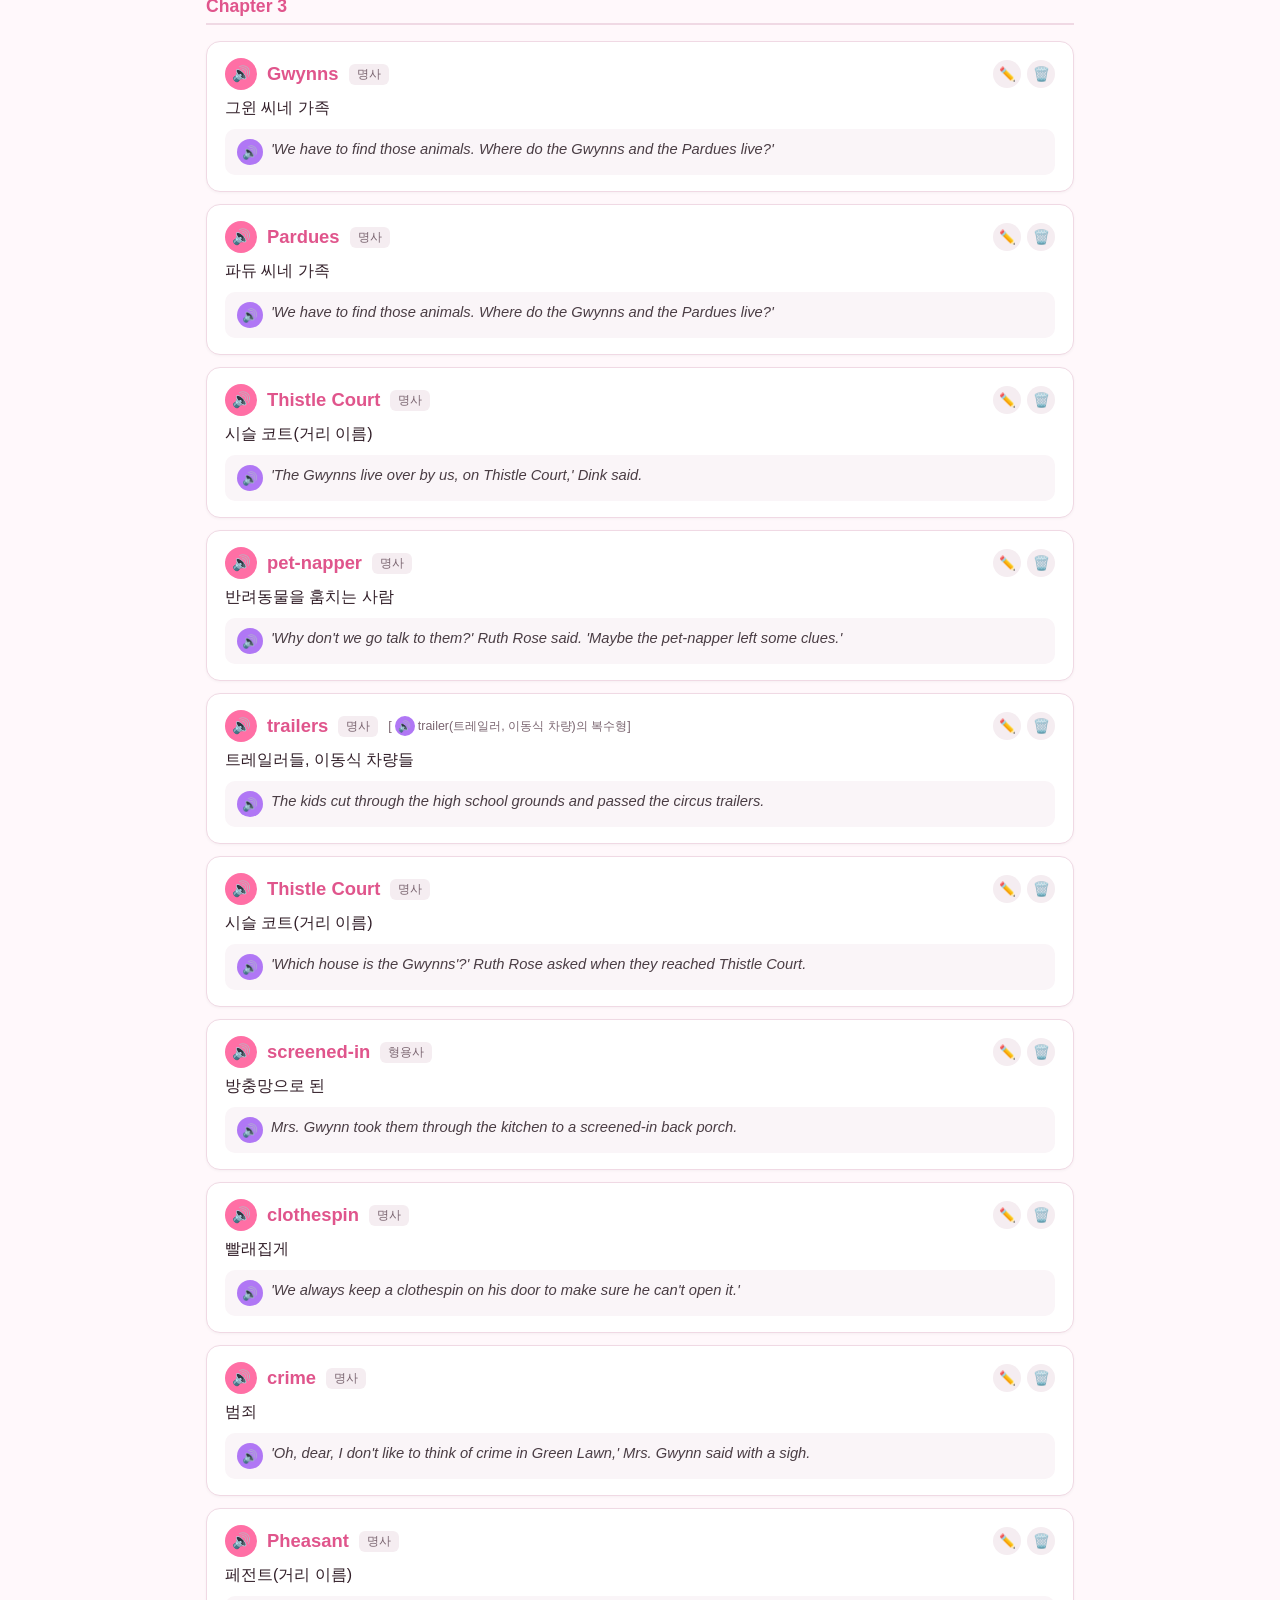
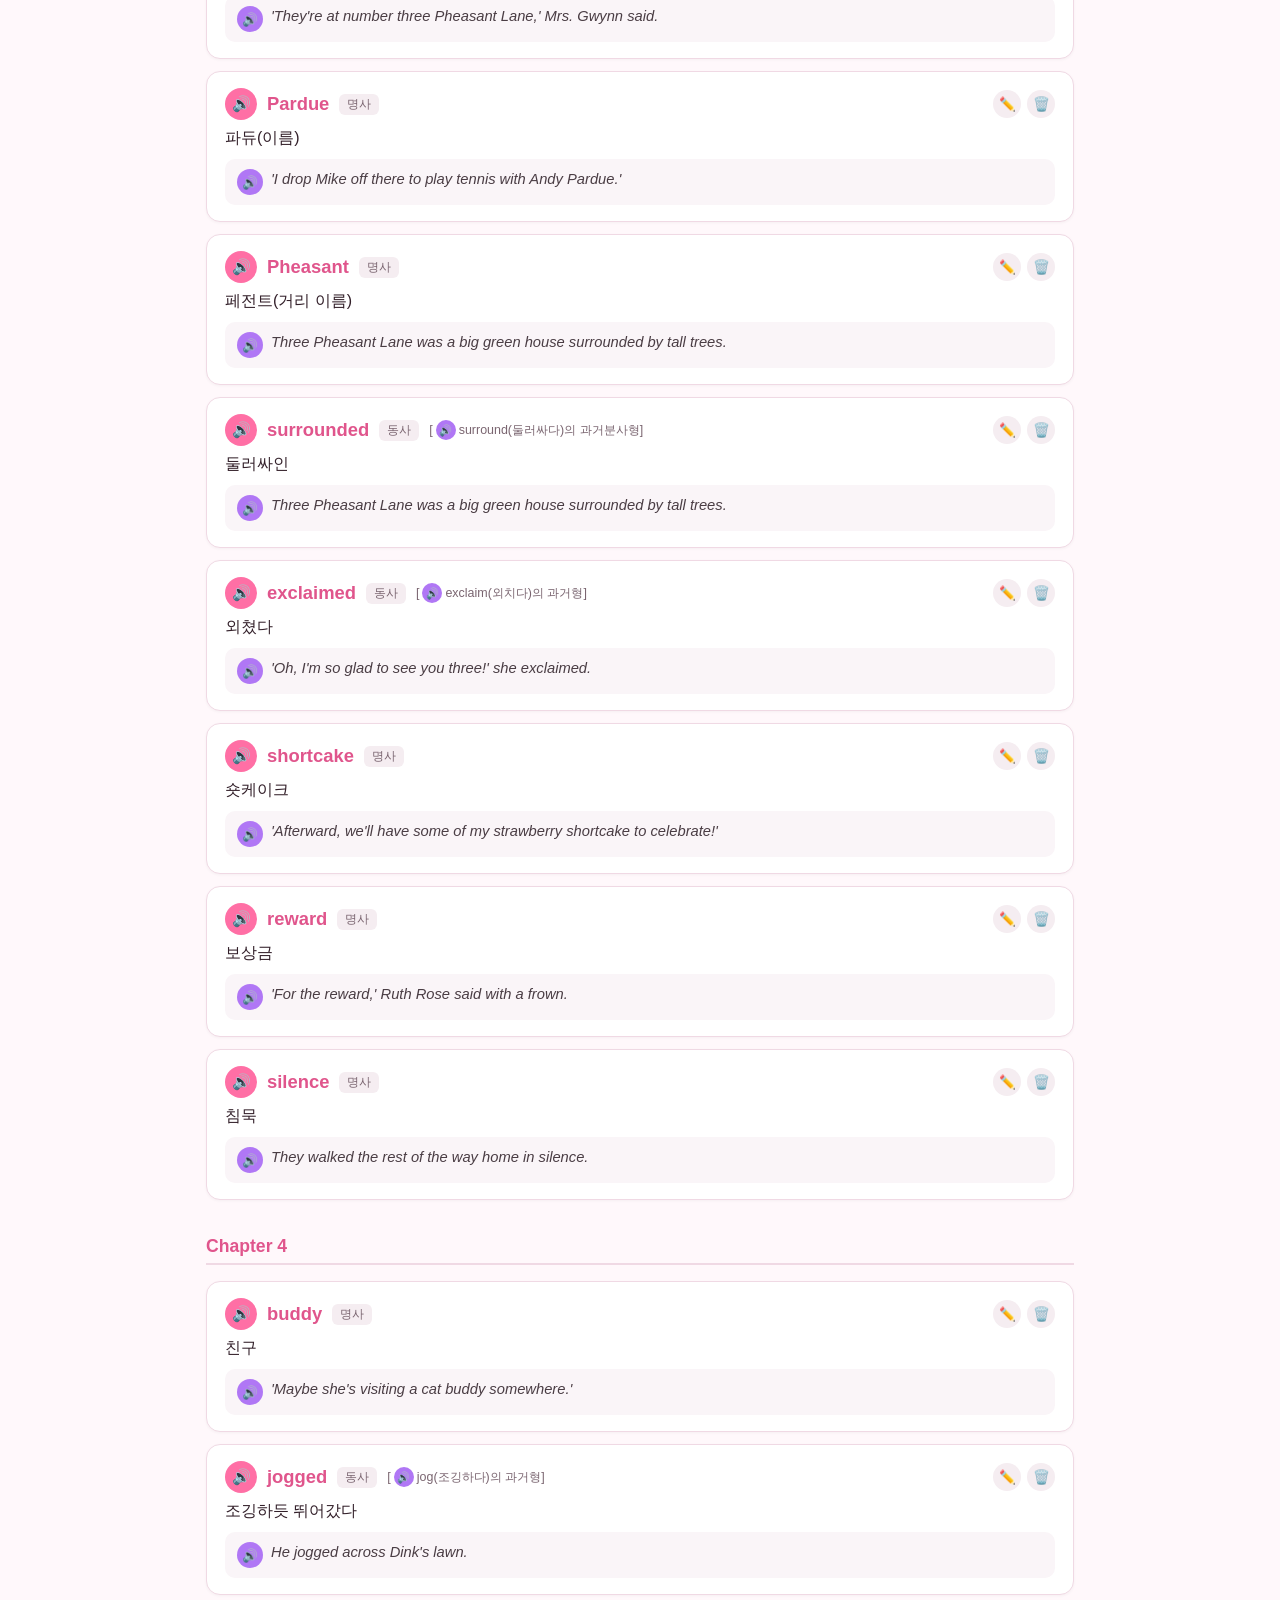
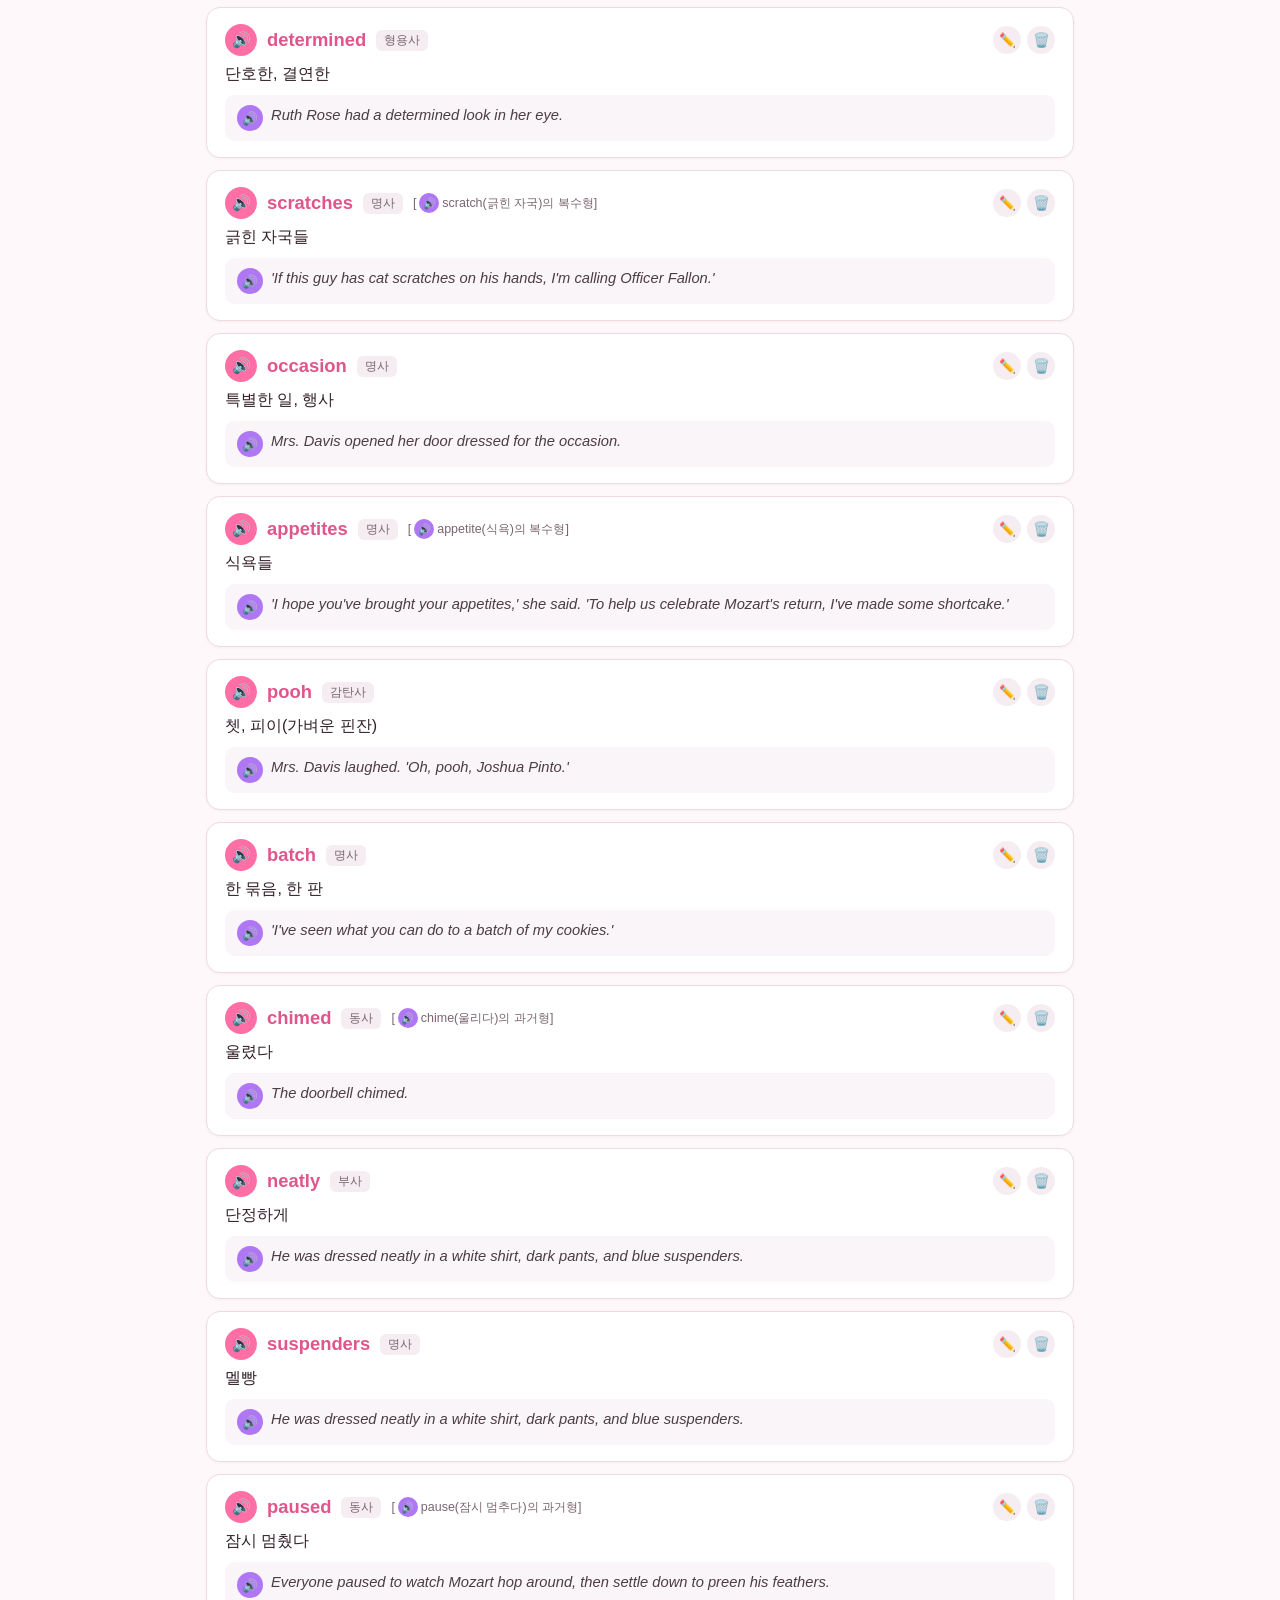
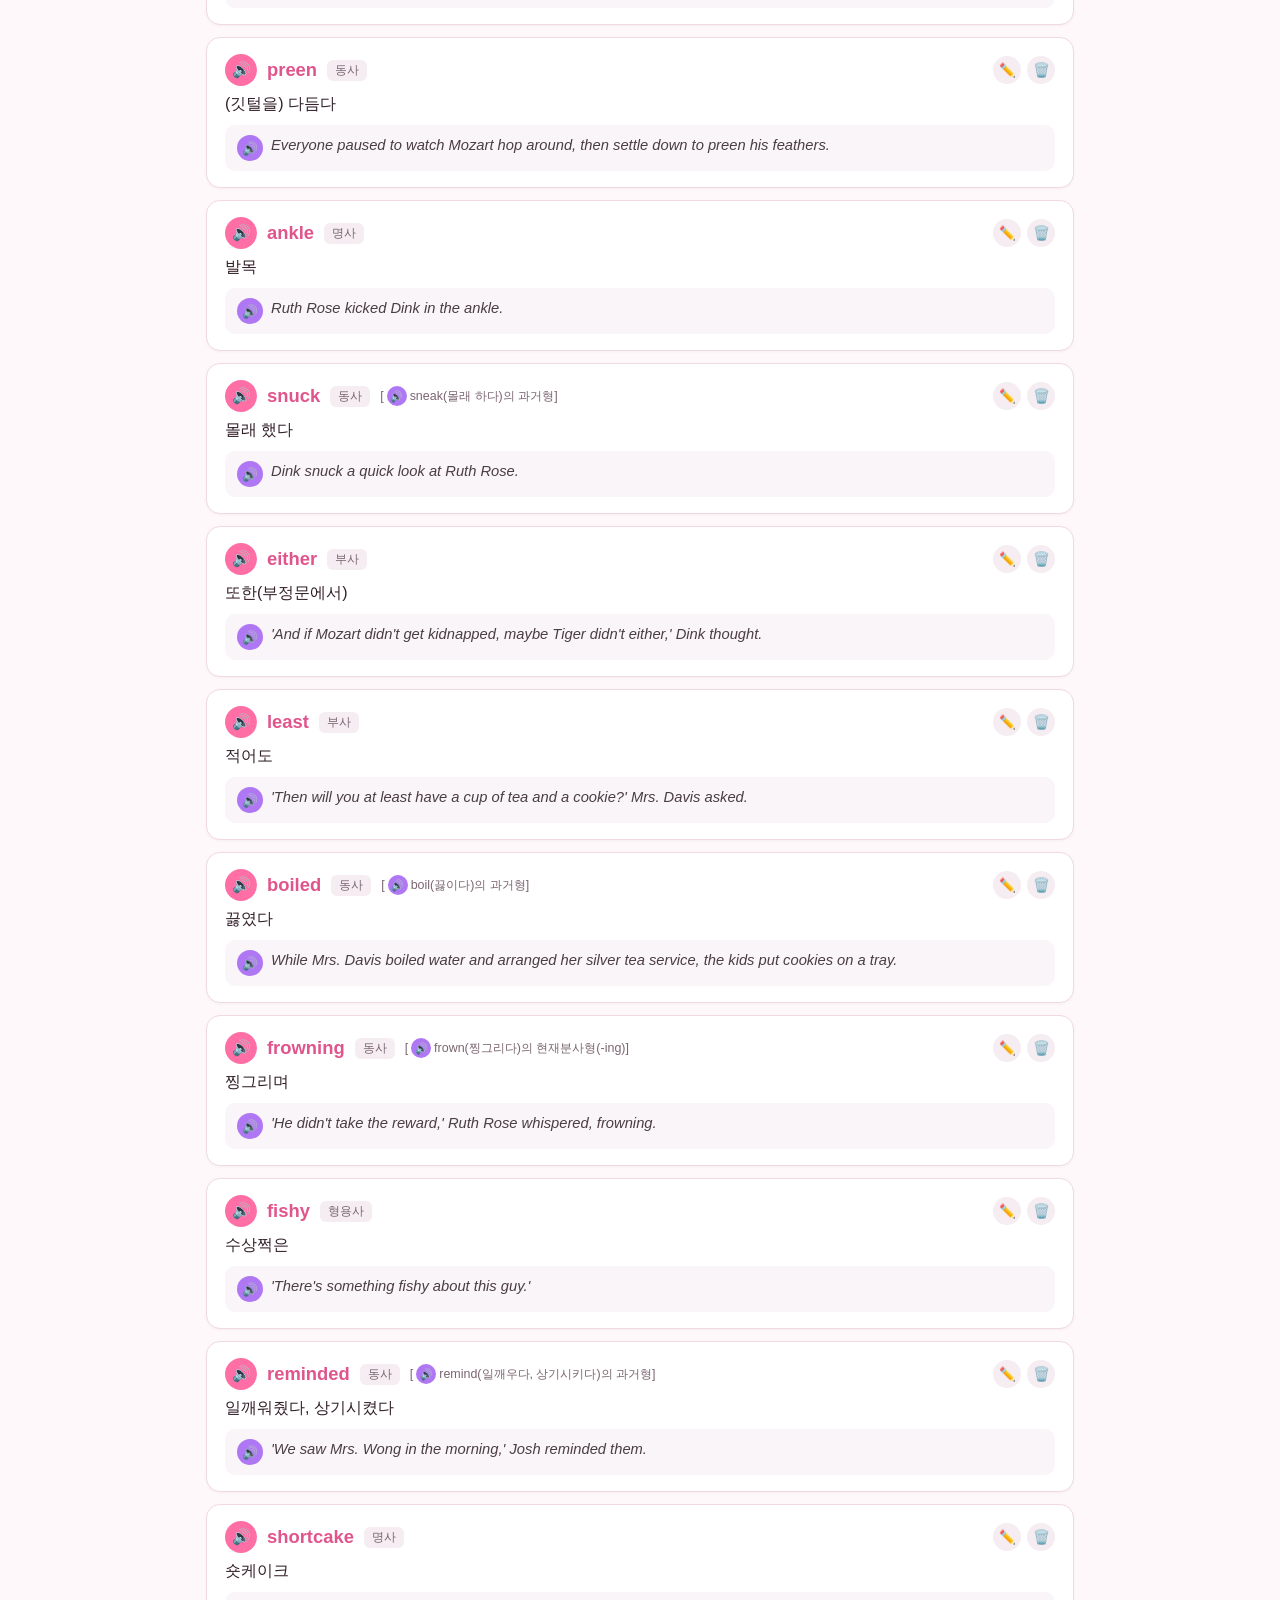
<file: canary-caper.html>
<!DOCTYPE html>
<html lang="ko">
<head>
<meta charset="UTF-8">
<meta name="viewport" content="width=device-width, initial-scale=1.0">
<title>The Canary Caper 단어장</title>
<link rel="stylesheet" href="style.css?v=18">
<link rel="icon" href="favicon.png?v=1" type="image/png">
</head>
<body>
  <header class="site-header">
    <div class="header-inner">
      <a href="index.html" class="home-btn" aria-label="홈으로 가기">🏠 홈</a>
      <h1>📖 The Canary Caper 단어장</h1>
      <p class="subtitle">아이가 책에서 직접 밑줄 그은 단어·숙어·문장 정리 — 스피커를 눌러 발음을 들어보세요</p>
    </div>
  </header>

  <main>
    <div class="controls">
      <div class="search-row">
        <input id="search" type="search" enterkeyhint="search" placeholder="단어 또는 뜻 검색..." aria-label="단어 검색">
        <button type="button" id="search-btn" class="search-icon-btn" aria-label="검색">🔍</button>
      </div>
      <div id="chapter-tabs" class="chapter-tabs"></div>
      <div class="mask-buttons">
        <button id="toggle-english" class="mask-btn" type="button">영어가리기</button>
        <button id="toggle-meaning" class="mask-btn" type="button">뜻 가리기</button>
        <button id="add-word-btn" class="mask-btn add-btn" type="button">+ 새단어 추가</button>
      </div>
    </div>

    <p id="voice-warning" class="voice-warning" hidden>
      ⚠️ 이 브라우저는 음성 재생(Web Speech API)을 지원하지 않습니다. Chrome, Edge, Safari 최신 버전에서 열어주세요.
    </p>

    <div id="word-list" class="word-list"></div>
    <p id="empty-message" class="empty-message" hidden>검색 결과가 없습니다.</p>
  </main>

  <footer class="site-footer">
    <p>본문 예문은 책 원문에서 그대로 발췌한 문장입니다. 발음은 브라우저 내장 음성 합성(Web Speech API)을 사용하며 별도 비용이 들지 않습니다.</p>
  </footer>

  <div id="word-modal" class="modal-overlay" hidden>
    <div class="modal" role="dialog" aria-modal="true" aria-labelledby="modal-title">
      <h2 id="modal-title">새 단어 추가</h2>
      <form id="word-form">
        <div class="form-field">
          <label for="form-word">단어 (영어 철자)</label>
          <div class="input-with-btn">
            <input id="form-word" type="search" enterkeyhint="search" required>
            <button type="button" id="dict-search-btn" class="modal-btn secondary small">검색</button>
          </div>
          <p class="autofill-hint">단어를 입력하고 "검색"(또는 Enter)을 누르면 네이버 영어사전과 추천 뜻을 볼 수 있어요.</p>
        </div>
        <div class="form-field">
          <label for="form-meaning">뜻</label>
          <input id="form-meaning" type="text" required>
        </div>
        <div class="form-field">
          <label for="form-example">예문 (선택 사항)</label>
          <textarea id="form-example" rows="2"></textarea>
        </div>
        <div class="modal-actions">
          <button type="button" id="modal-cancel" class="modal-btn secondary">취소</button>
          <button type="submit" class="modal-btn primary">저장</button>
        </div>
      </form>
    </div>
  </div>

  <div id="dict-modal" class="modal-overlay dict-modal-overlay" hidden>
    <div class="dict-modal">
      <button type="button" id="dict-modal-close" class="dict-modal-close" aria-label="사전 검색 닫기">✕</button>
      <div class="dict-modal-body">
        <iframe id="dict-iframe" class="dict-iframe" title="네이버 영어사전 검색 결과"></iframe>
        <div id="dict-suggestions" class="dict-suggestions" hidden>
          <h3>추천 뜻<br>자동입력</h3>
          <p class="paste-add-hint">사전에서 뜻을 길게 눌러 선택 → 복사한 뒤, 아래에 붙여넣으면 추천 목록에 추가돼요.</p>
          <div class="paste-add-row">
            <input type="text" id="paste-add-input" placeholder="여기에 붙여넣기">
            <button type="button" id="paste-add-btn" class="modal-btn secondary small">추가</button>
          </div>
          <div id="dict-suggestion-list" class="dict-suggestion-list"></div>
          <button type="button" id="apply-suggestions-btn" class="modal-btn primary apply-suggestions-btn" hidden>선택 반영</button>
        </div>
      </div>
    </div>
  </div>

  <script src="canary-caper-data.js?v=8"></script>
  <script src="vocab-app.js?v=17"></script>
  <script>
    initVocabApp({
      storageKey: "canaryCaperVocab",
      initialData: CANARY_CAPER_VOCAB_DATA,
      showChapters: true,
    });
  </script>
</body>
</html>
</file>
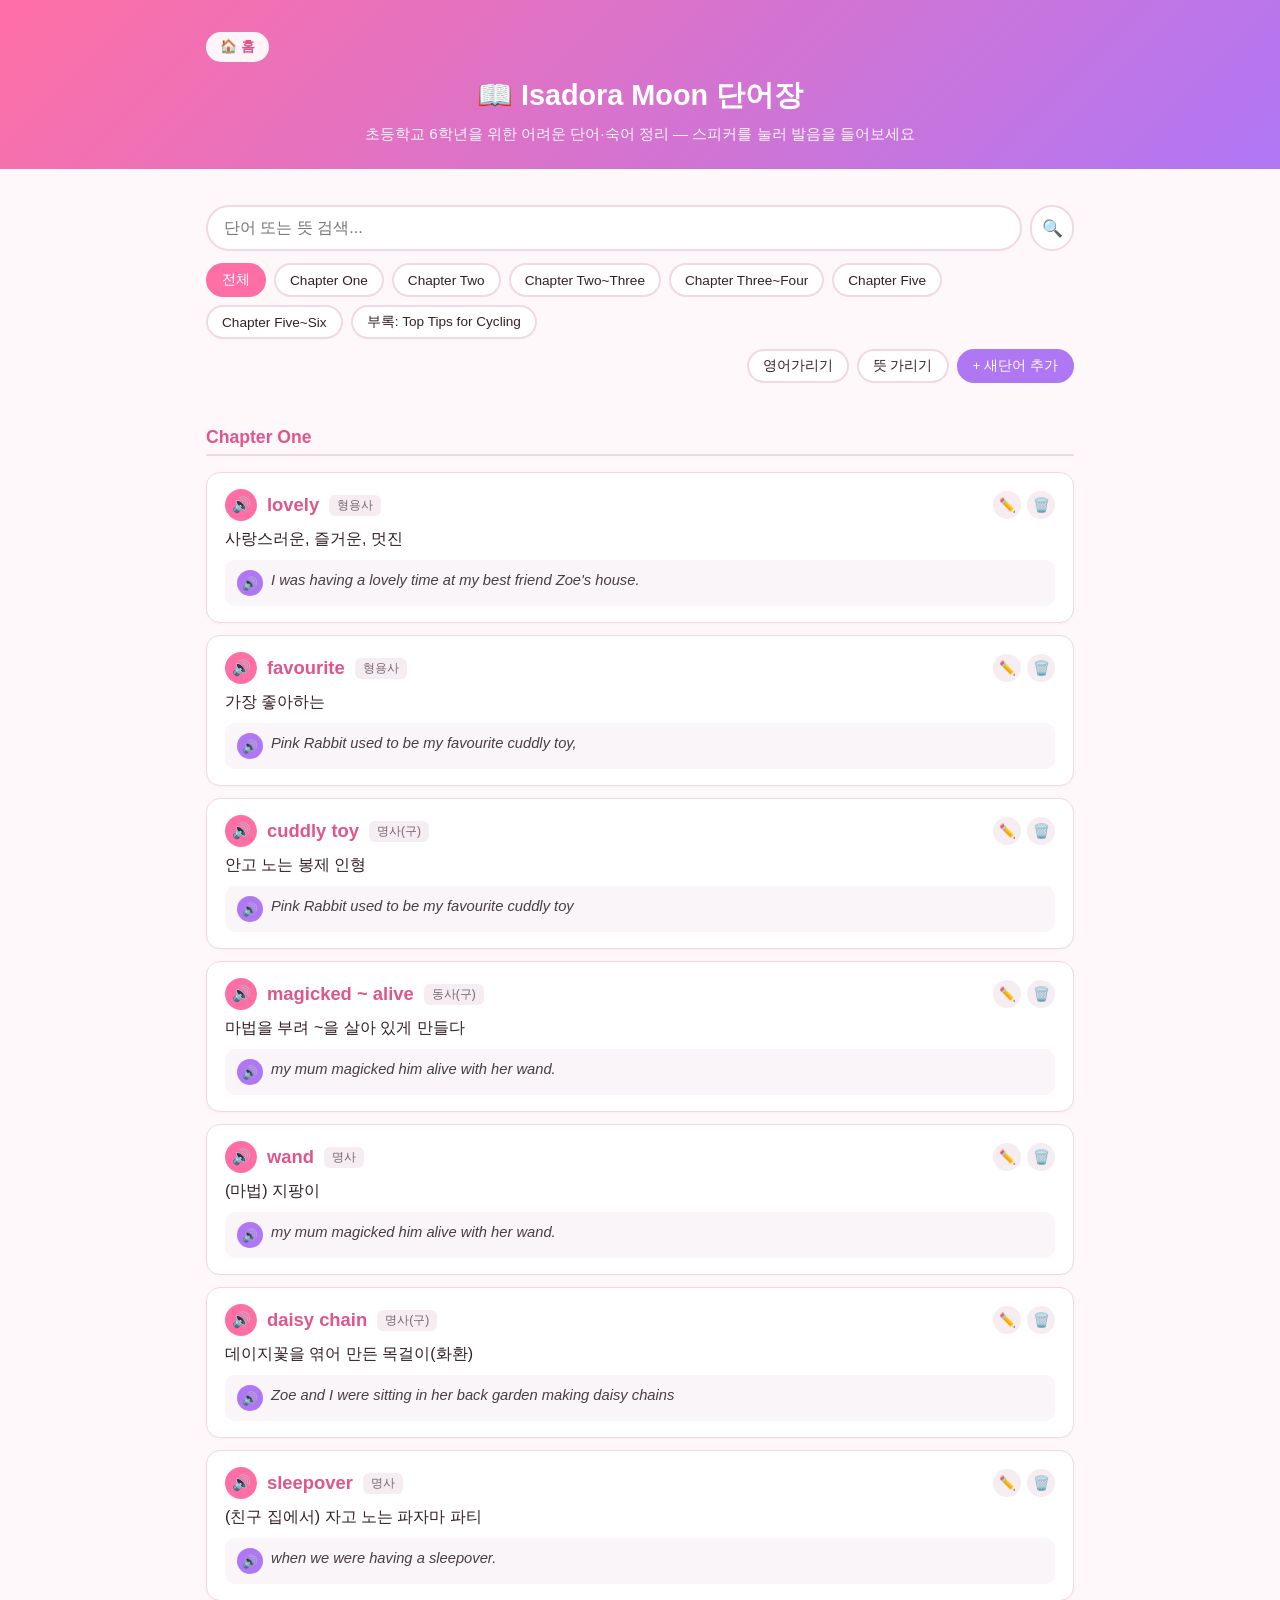
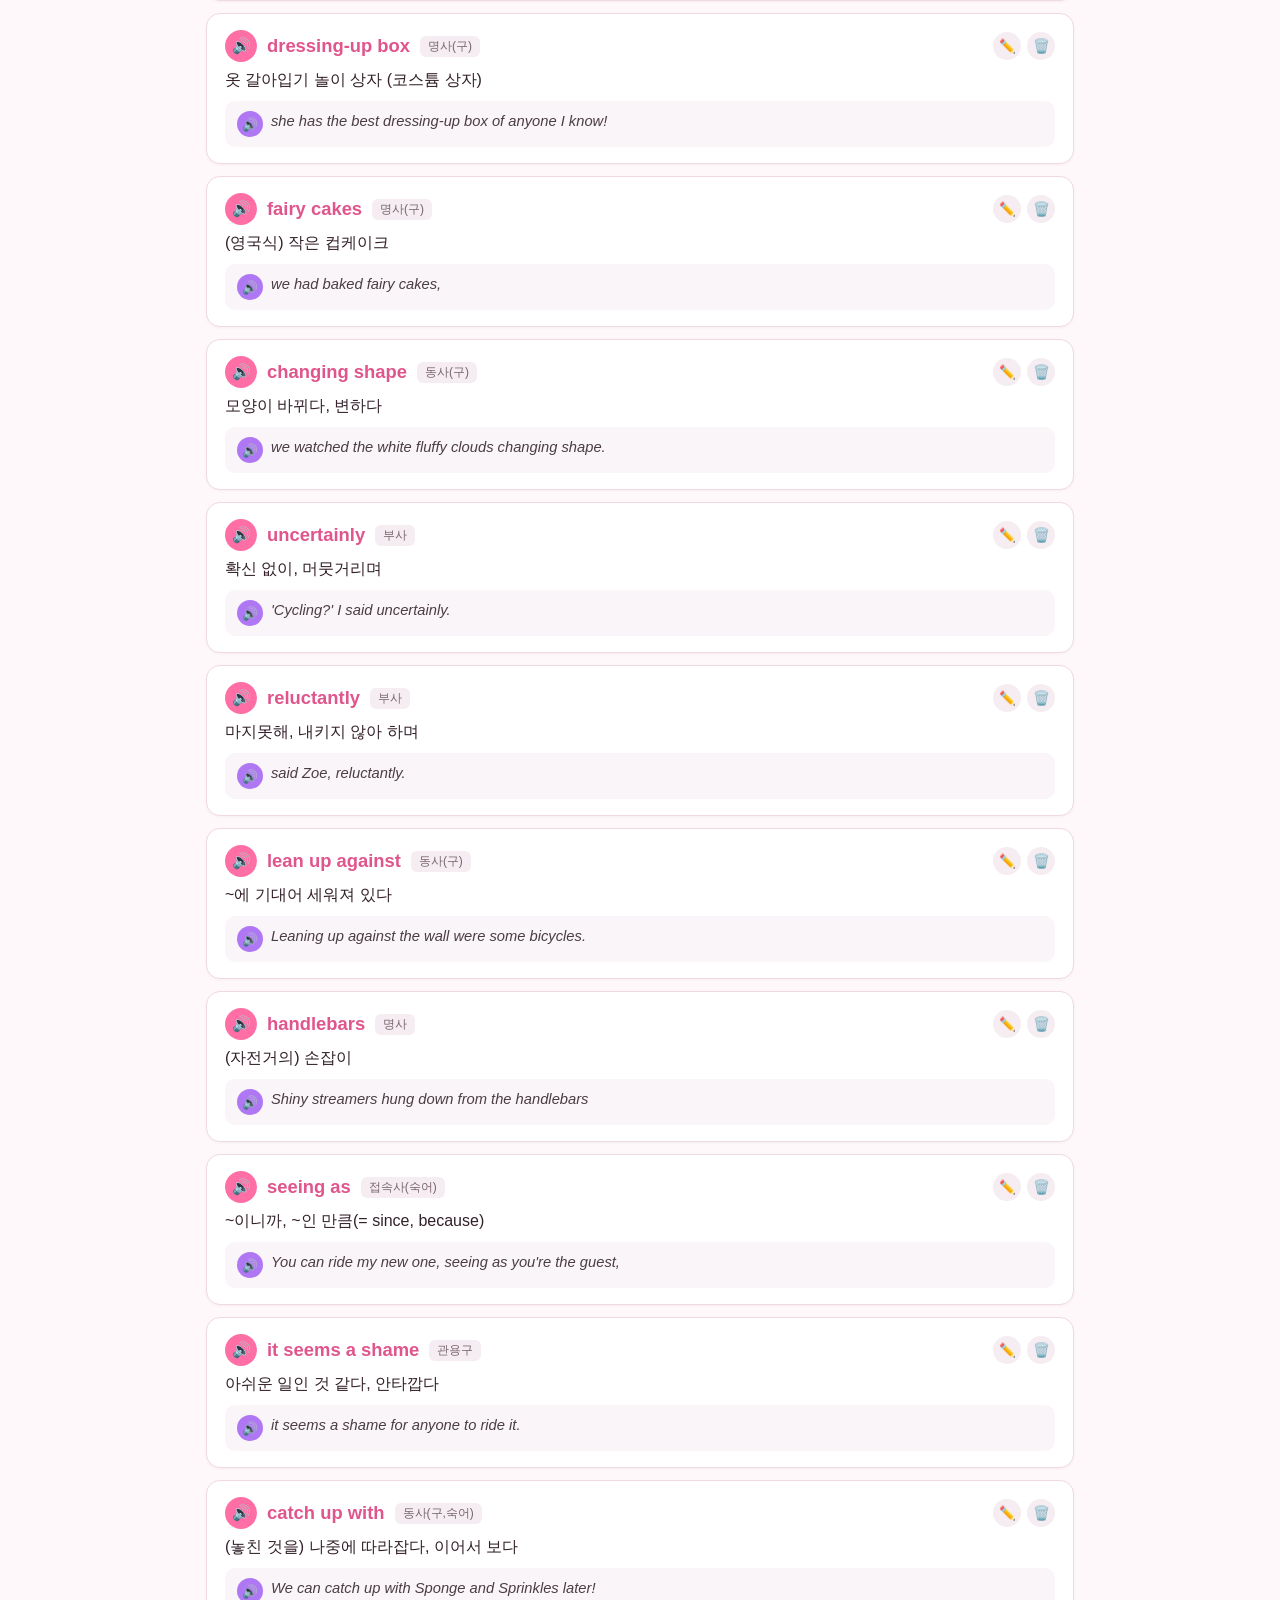
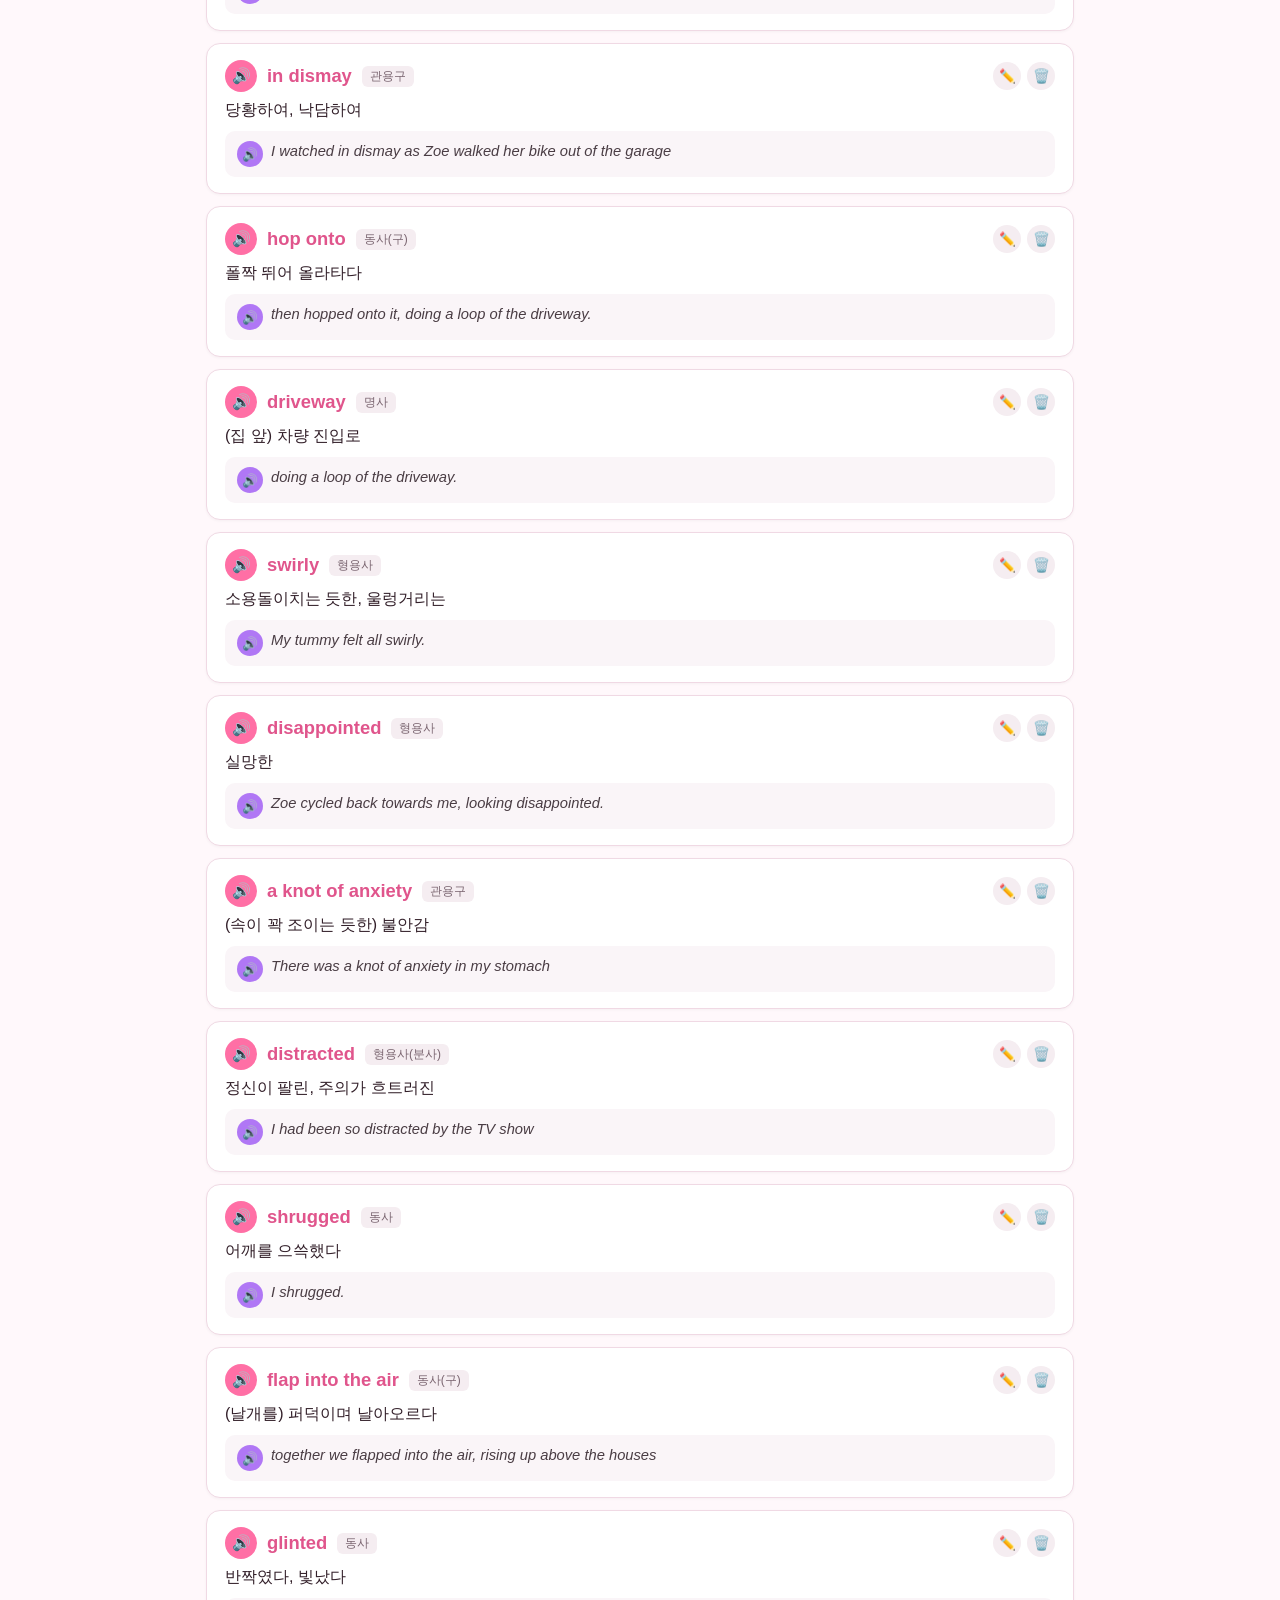
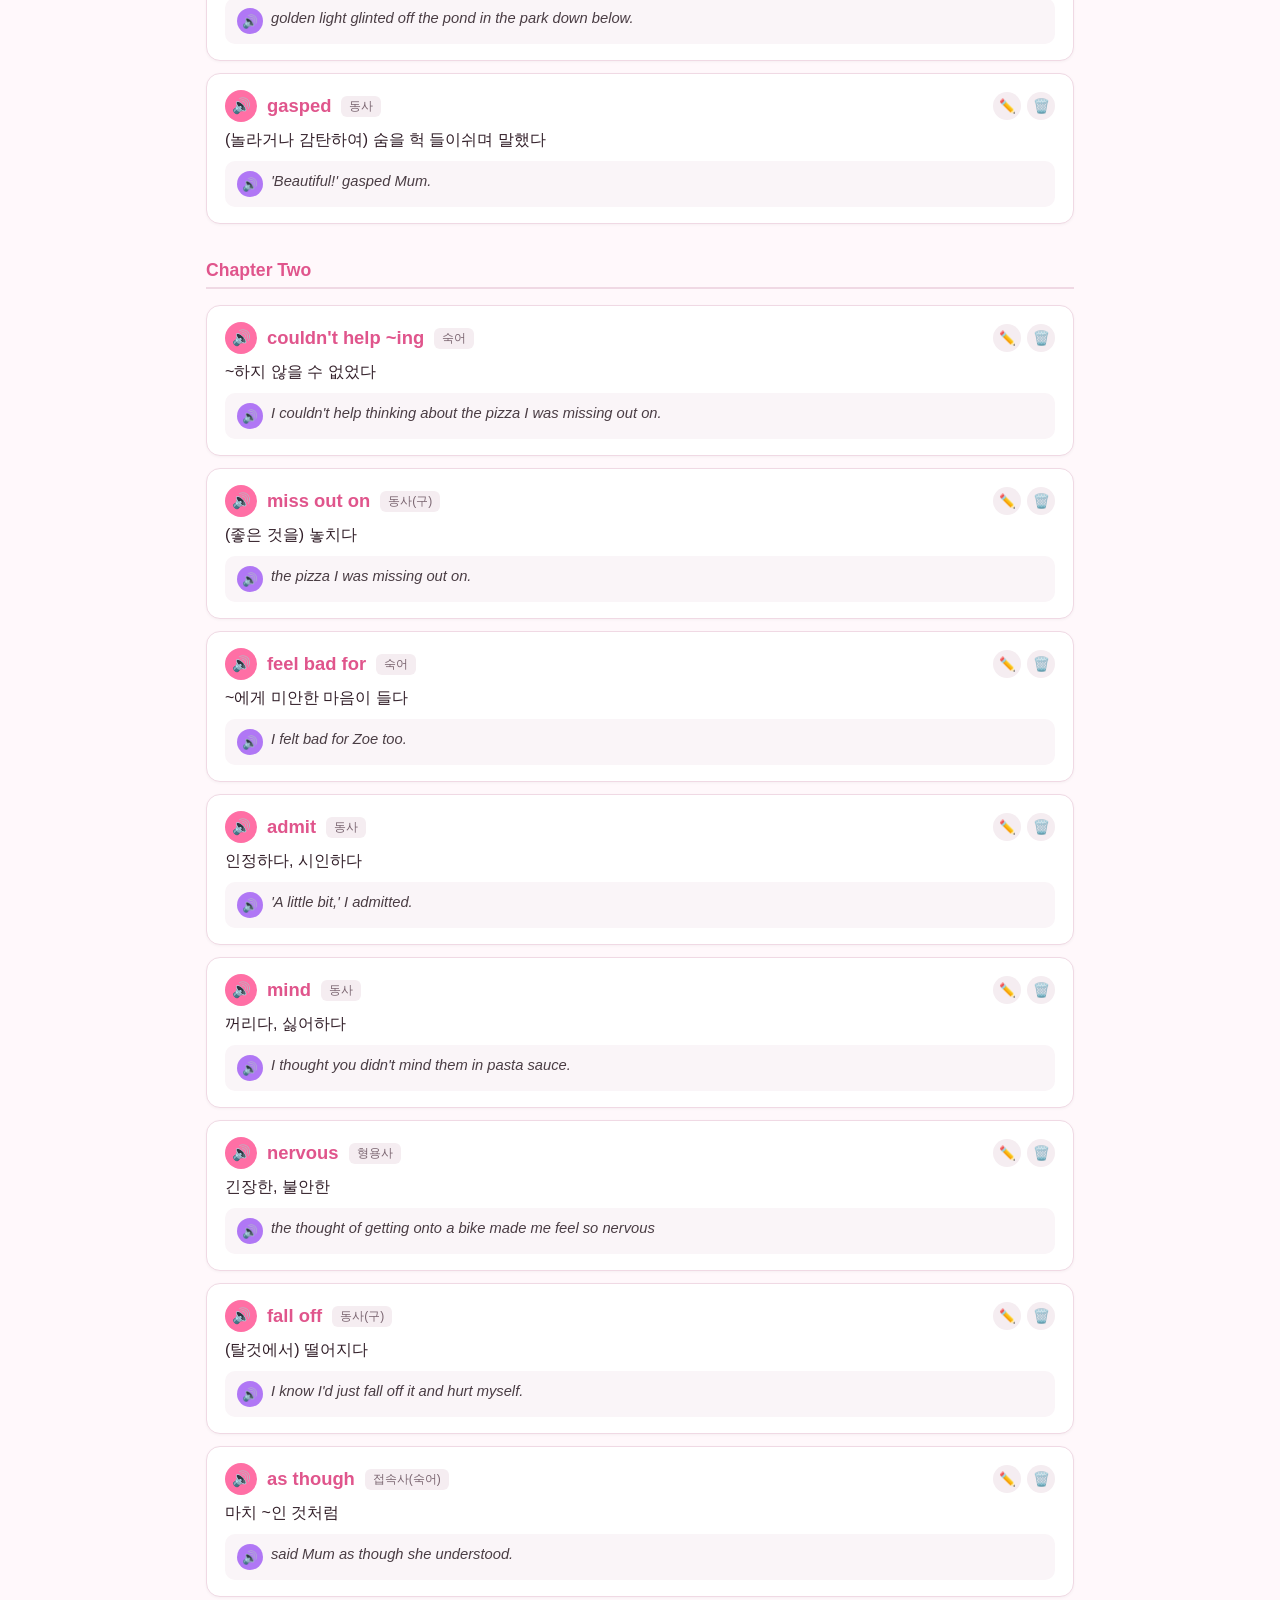
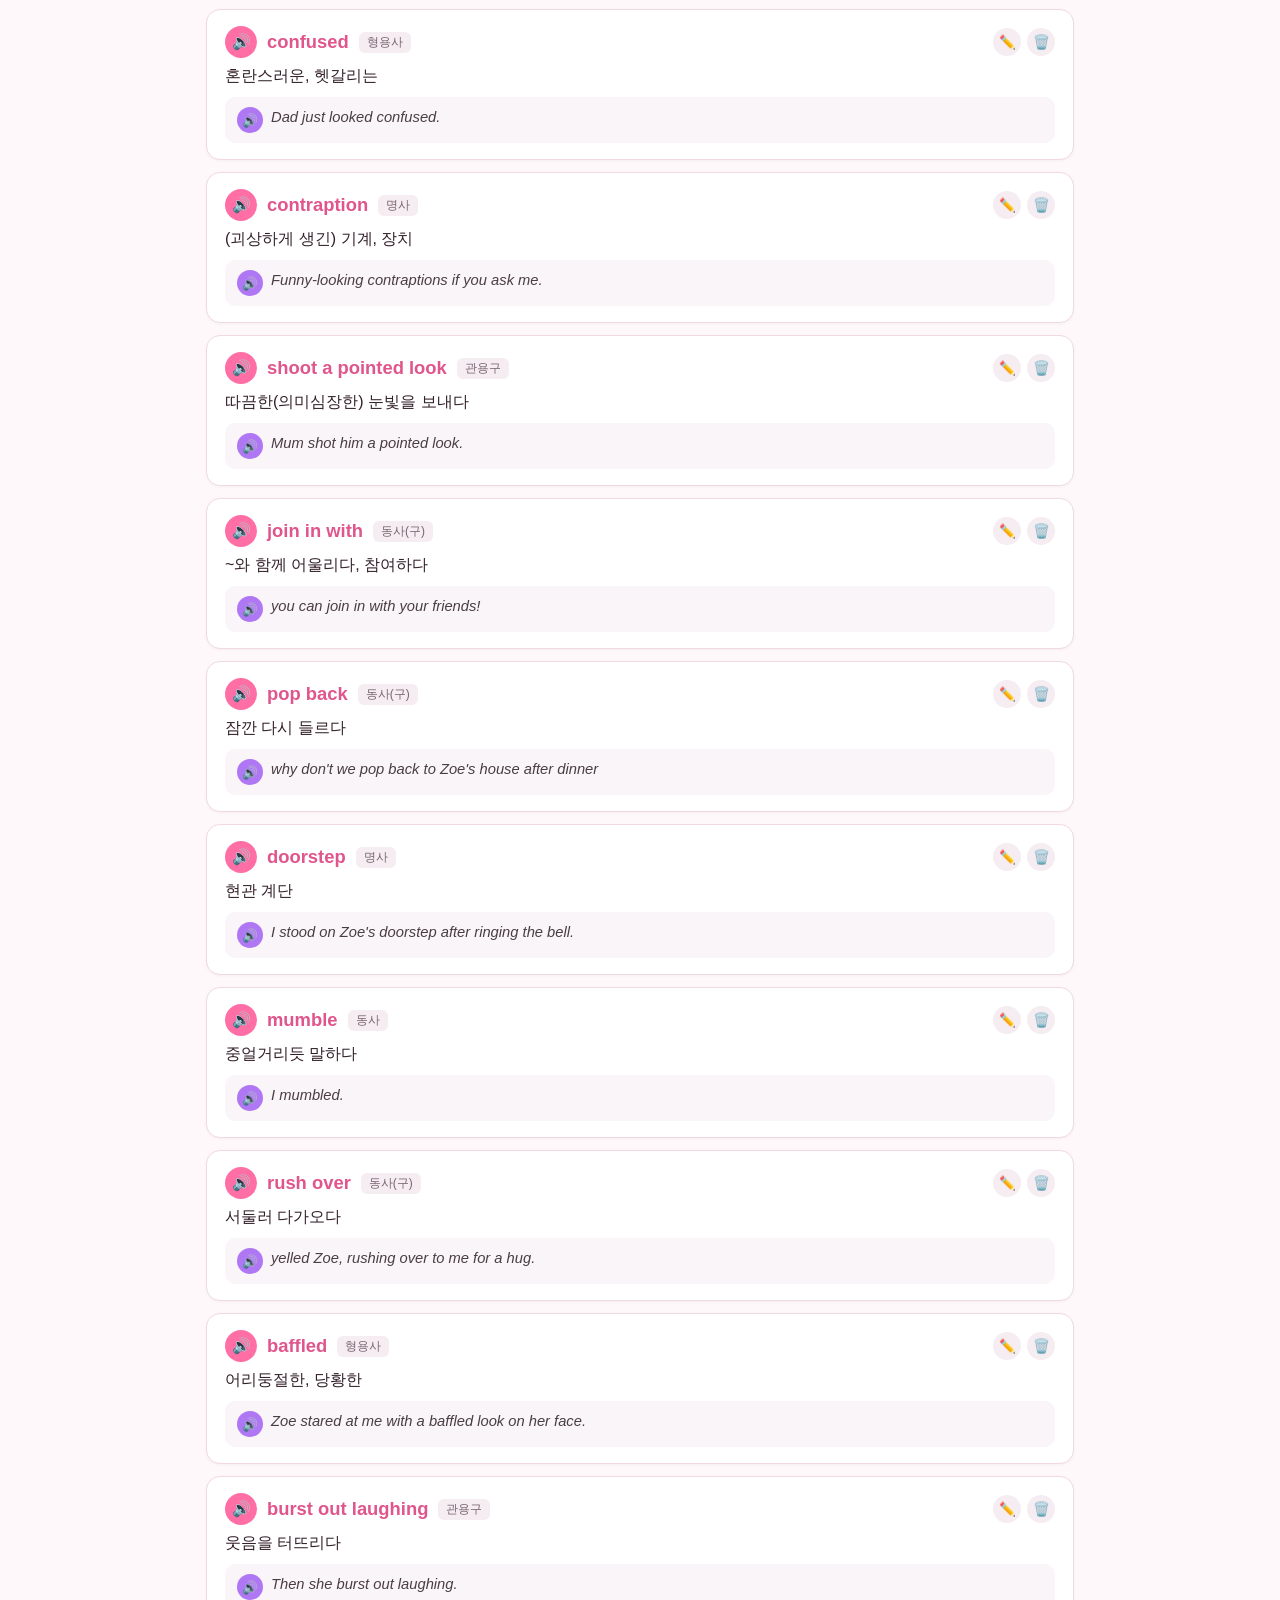
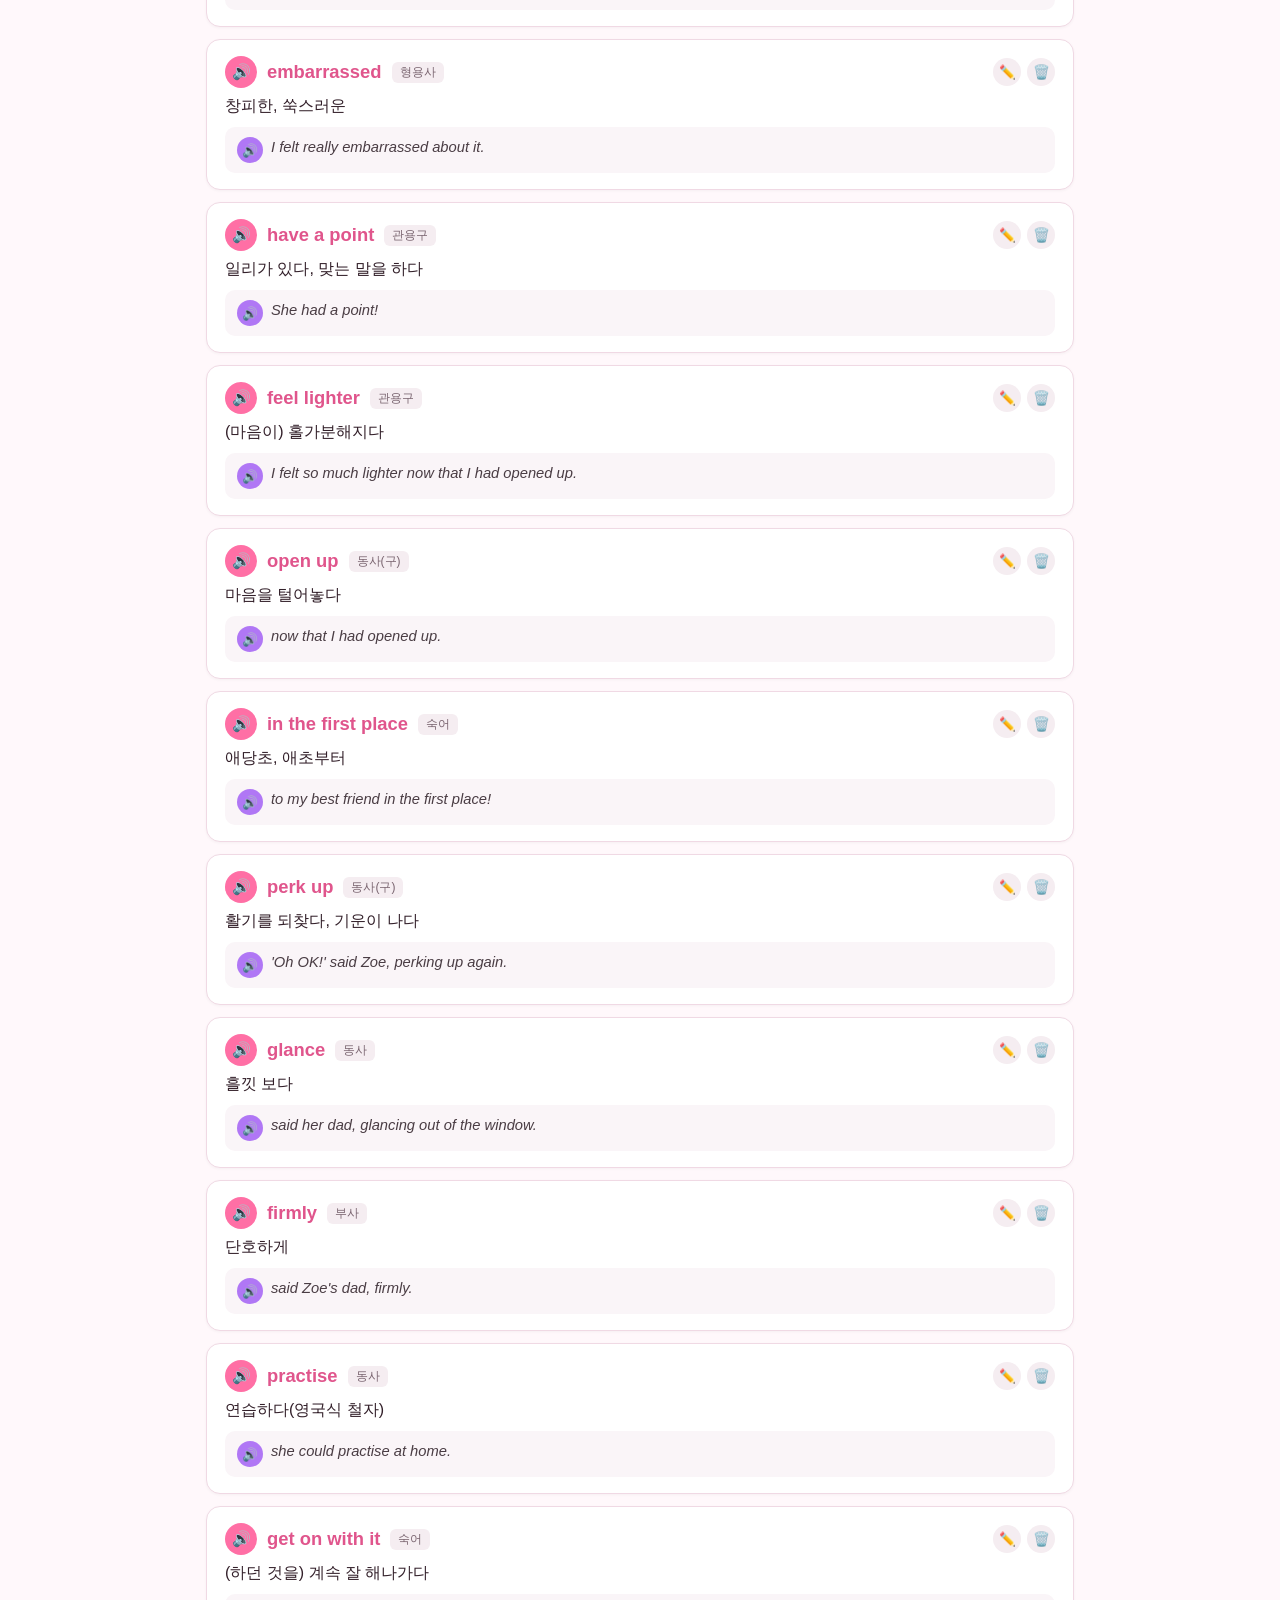
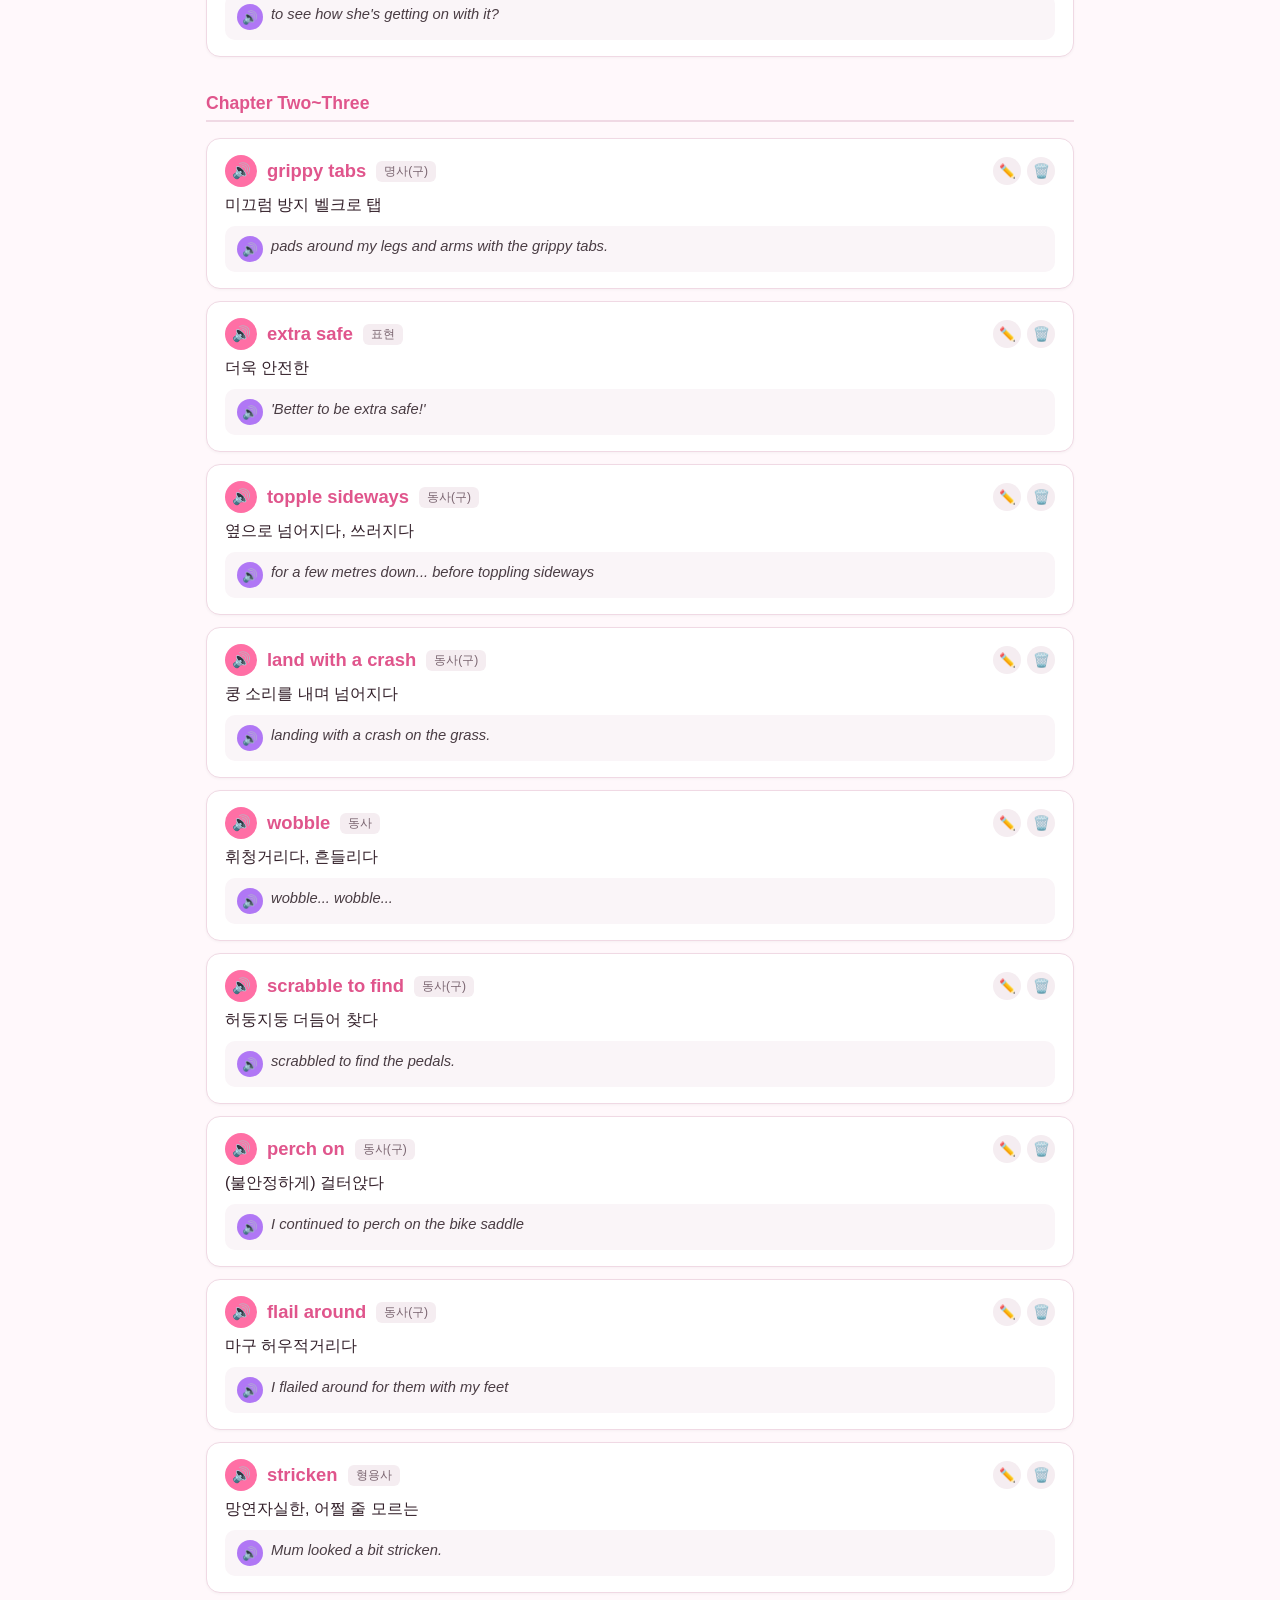
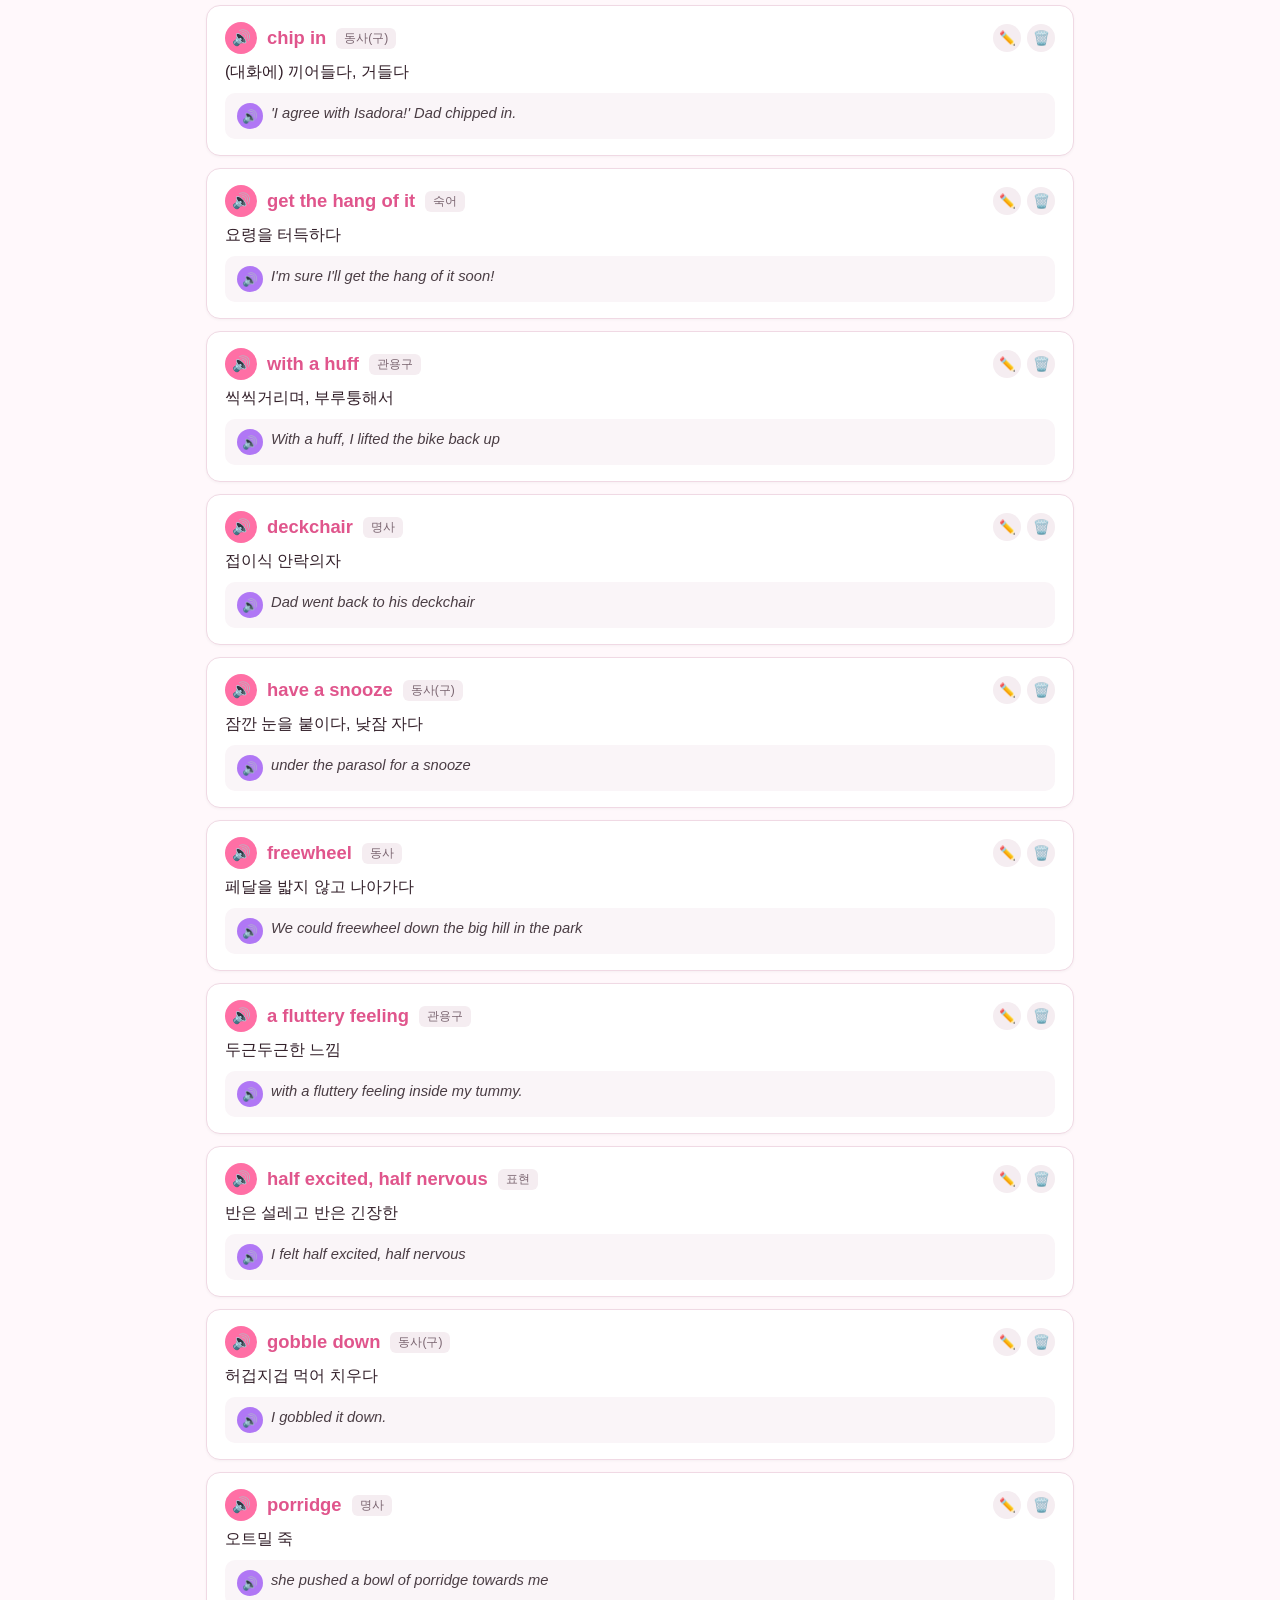
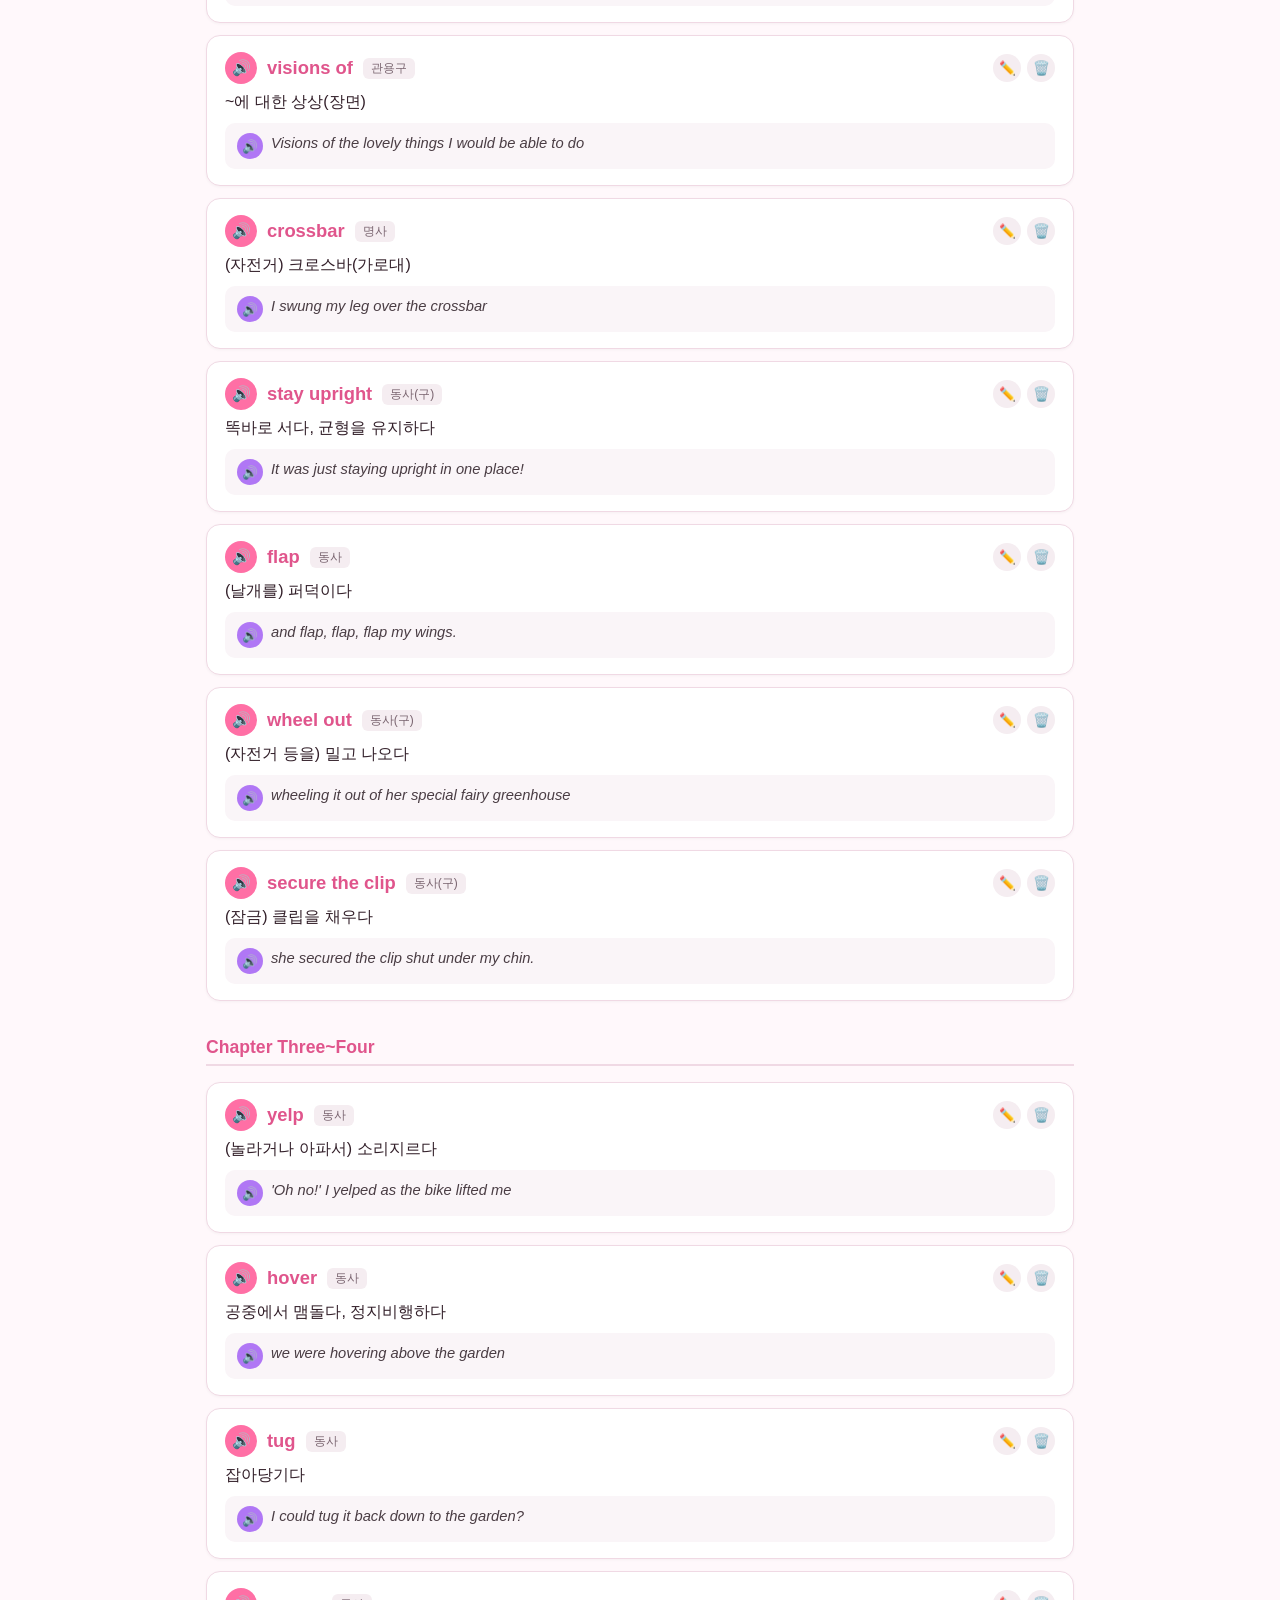
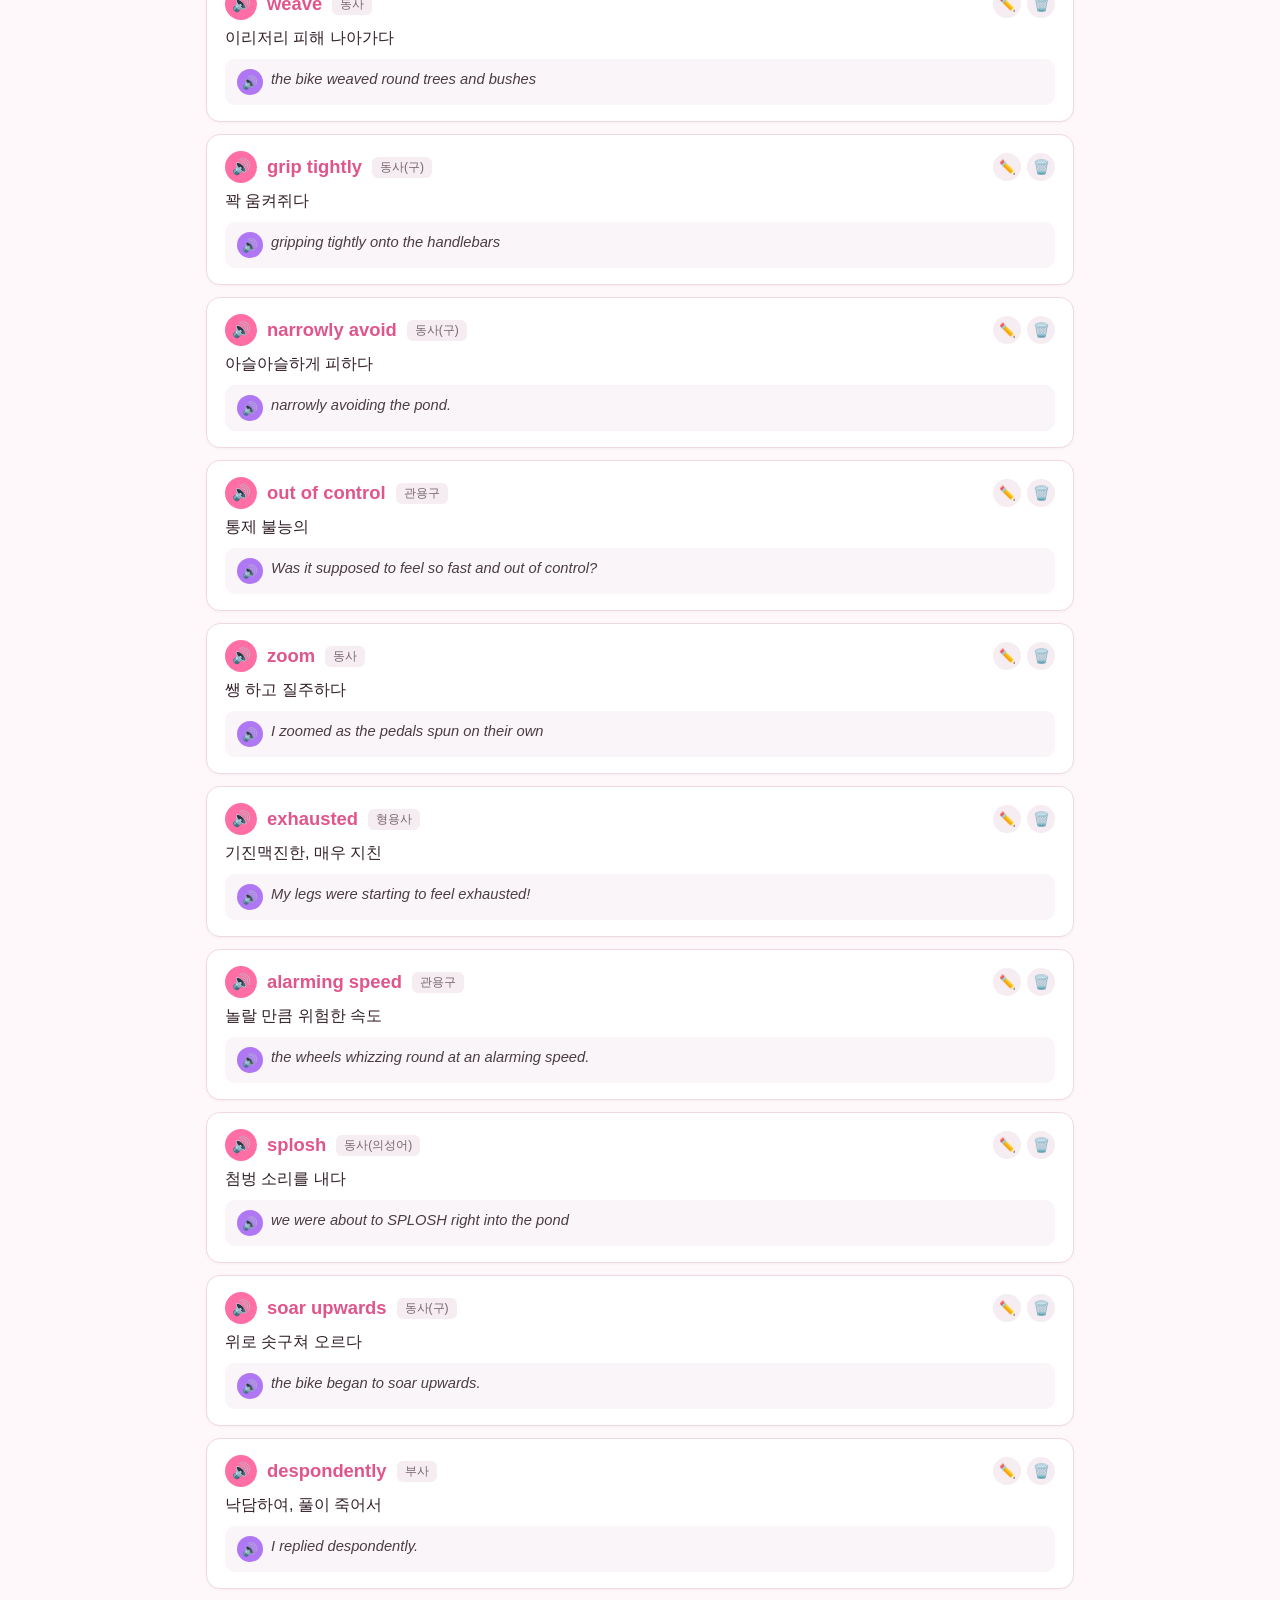
<file: isadora-moon.html>
<!DOCTYPE html>
<html lang="ko">
<head>
<meta charset="UTF-8">
<meta name="viewport" content="width=device-width, initial-scale=1.0">
<title>Isadora Moon 단어장</title>
<link rel="stylesheet" href="style.css?v=18">
<link rel="icon" href="favicon.png?v=1" type="image/png">
</head>
<body>
  <header class="site-header">
    <div class="header-inner">
      <a href="index.html" class="home-btn" aria-label="홈으로 가기">🏠 홈</a>
      <h1>📖 Isadora Moon 단어장</h1>
      <p class="subtitle">초등학교 6학년을 위한 어려운 단어·숙어 정리 — 스피커를 눌러 발음을 들어보세요</p>
    </div>
  </header>

  <main>
    <div class="controls">
      <div class="search-row">
        <input id="search" type="search" enterkeyhint="search" placeholder="단어 또는 뜻 검색..." aria-label="단어 검색">
        <button type="button" id="search-btn" class="search-icon-btn" aria-label="검색">🔍</button>
      </div>
      <div id="chapter-tabs" class="chapter-tabs"></div>
      <div class="mask-buttons">
        <button id="toggle-english" class="mask-btn" type="button">영어가리기</button>
        <button id="toggle-meaning" class="mask-btn" type="button">뜻 가리기</button>
        <button id="add-word-btn" class="mask-btn add-btn" type="button">+ 새단어 추가</button>
      </div>
    </div>

    <p id="voice-warning" class="voice-warning" hidden>
      ⚠️ 이 브라우저는 음성 재생(Web Speech API)을 지원하지 않습니다. Chrome, Edge, Safari 최신 버전에서 열어주세요.
    </p>

    <div id="word-list" class="word-list"></div>
    <p id="empty-message" class="empty-message" hidden>검색 결과가 없습니다.</p>
  </main>

  <footer class="site-footer">
    <p>본문 예문은 책 원문에서 그대로 발췌한 문장입니다. 발음은 브라우저 내장 음성 합성(Web Speech API)을 사용하며 별도 비용이 들지 않습니다.</p>
  </footer>

  <div id="word-modal" class="modal-overlay" hidden>
    <div class="modal" role="dialog" aria-modal="true" aria-labelledby="modal-title">
      <h2 id="modal-title">새 단어 추가</h2>
      <form id="word-form">
        <div class="form-field">
          <label for="form-word">단어 (영어 철자)</label>
          <div class="input-with-btn">
            <input id="form-word" type="search" enterkeyhint="search" required>
            <button type="button" id="dict-search-btn" class="modal-btn secondary small">검색</button>
          </div>
          <p class="autofill-hint">단어를 입력하고 "검색"(또는 Enter)을 누르면 네이버 영어사전과 추천 뜻을 볼 수 있어요.</p>
        </div>
        <div class="form-field">
          <label for="form-meaning">뜻</label>
          <input id="form-meaning" type="text" required>
        </div>
        <div class="form-field">
          <label for="form-example">예문 (선택 사항)</label>
          <textarea id="form-example" rows="2"></textarea>
        </div>
        <div class="modal-actions">
          <button type="button" id="modal-cancel" class="modal-btn secondary">취소</button>
          <button type="submit" class="modal-btn primary">저장</button>
        </div>
      </form>
    </div>
  </div>

  <div id="dict-modal" class="modal-overlay dict-modal-overlay" hidden>
    <div class="dict-modal">
      <button type="button" id="dict-modal-close" class="dict-modal-close" aria-label="사전 검색 닫기">✕</button>
      <div class="dict-modal-body">
        <iframe id="dict-iframe" class="dict-iframe" title="네이버 영어사전 검색 결과"></iframe>
        <div id="dict-suggestions" class="dict-suggestions" hidden>
          <h3>추천 뜻<br>자동입력</h3>
          <p class="paste-add-hint">사전에서 뜻을 길게 눌러 선택 → 복사한 뒤, 아래에 붙여넣으면 추천 목록에 추가돼요.</p>
          <div class="paste-add-row">
            <input type="text" id="paste-add-input" placeholder="여기에 붙여넣기">
            <button type="button" id="paste-add-btn" class="modal-btn secondary small">추가</button>
          </div>
          <div id="dict-suggestion-list" class="dict-suggestion-list"></div>
          <button type="button" id="apply-suggestions-btn" class="modal-btn primary apply-suggestions-btn" hidden>선택 반영</button>
        </div>
      </div>
    </div>
  </div>

  <script src="data.js?v=17"></script>
  <script src="vocab-app.js?v=17"></script>
  <script>
    initVocabApp({
      storageKey: "isadoraMoonVocab",
      initialData: VOCAB_DATA,
      showChapters: true,
    });
  </script>
</body>
</html>
</file>
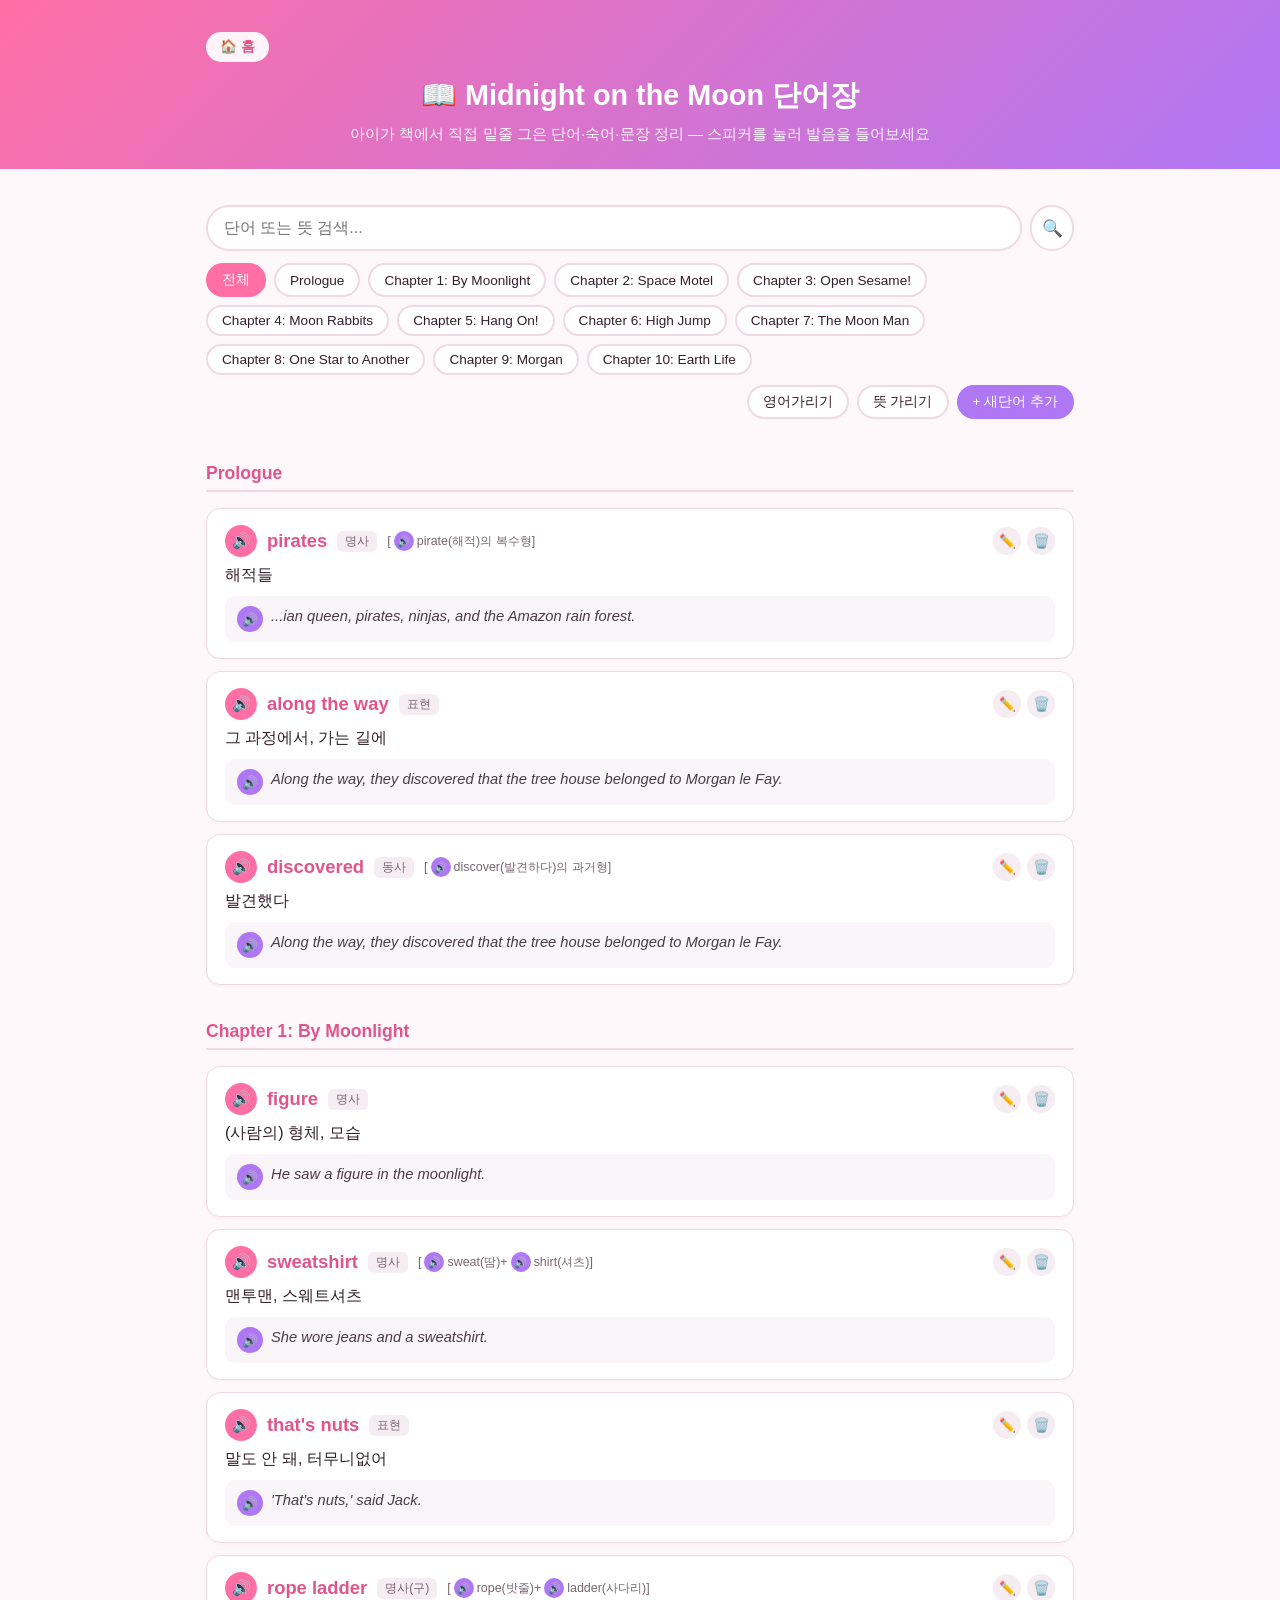
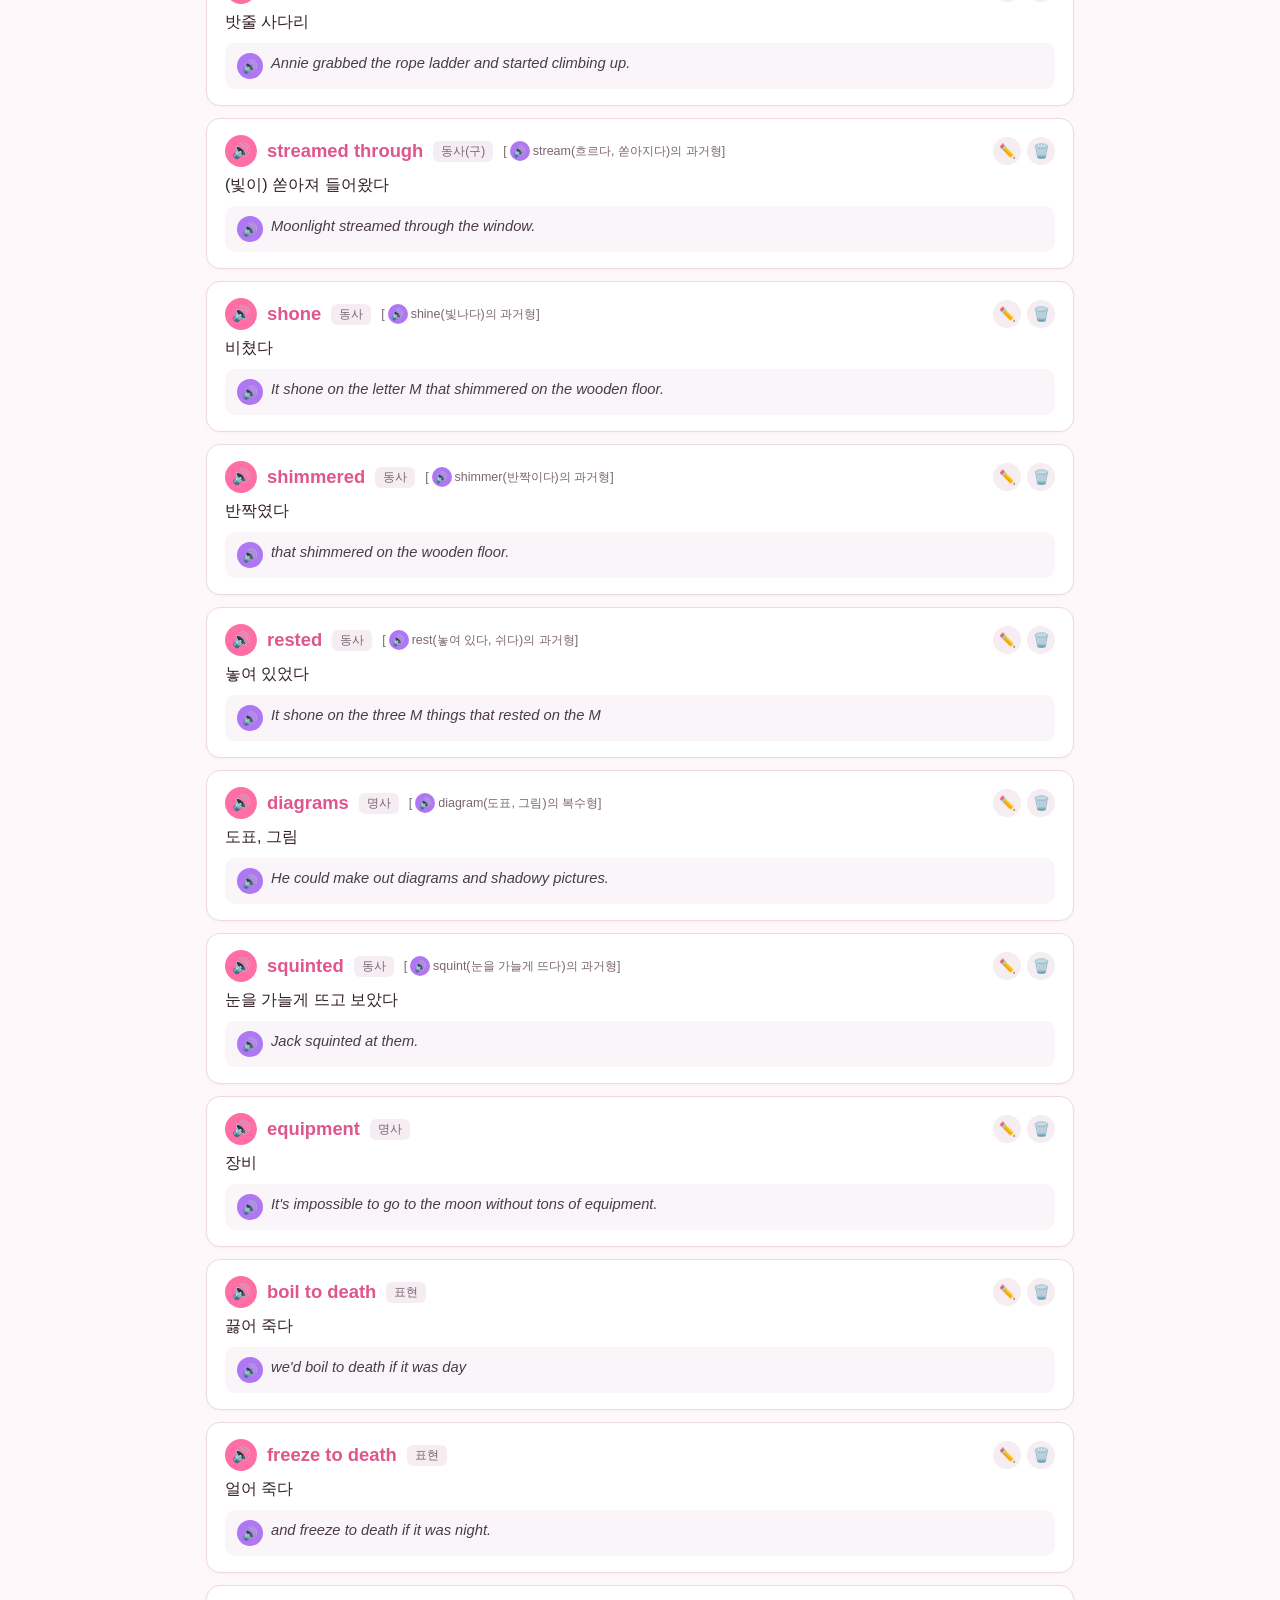
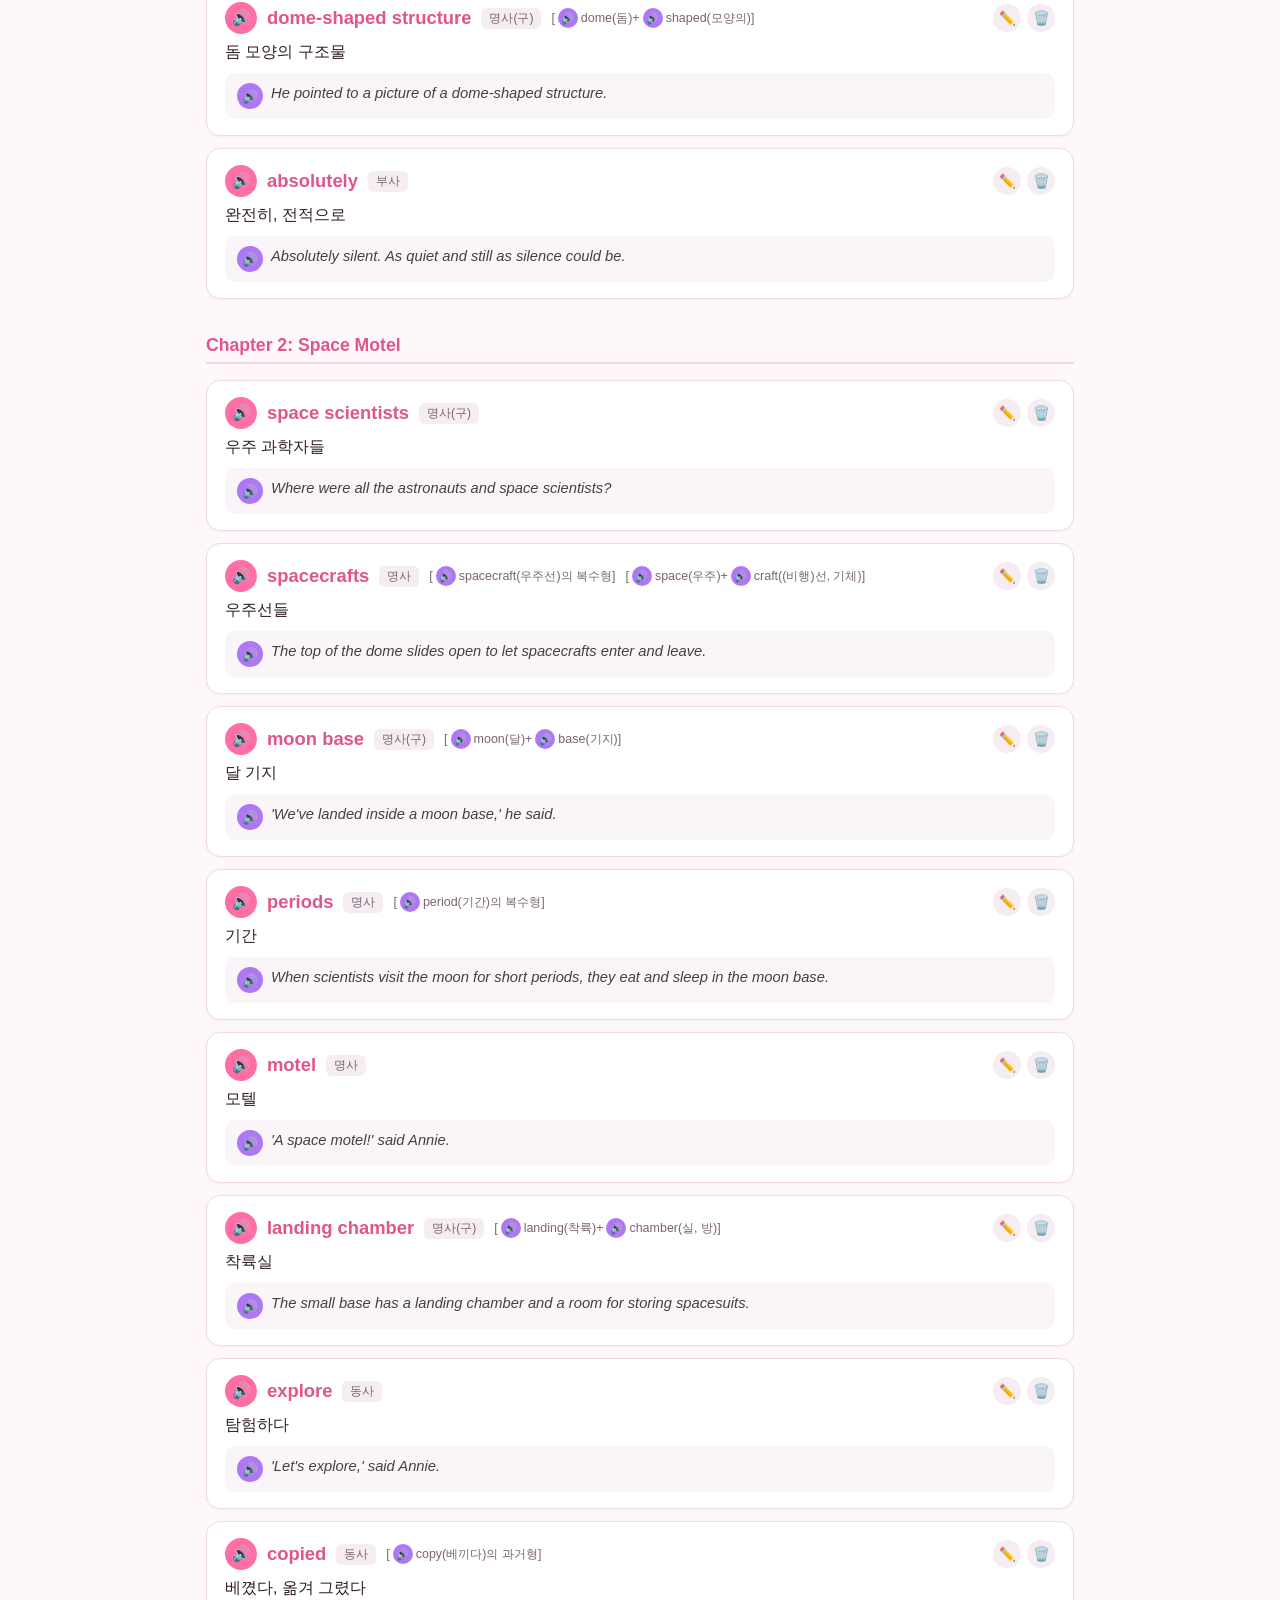
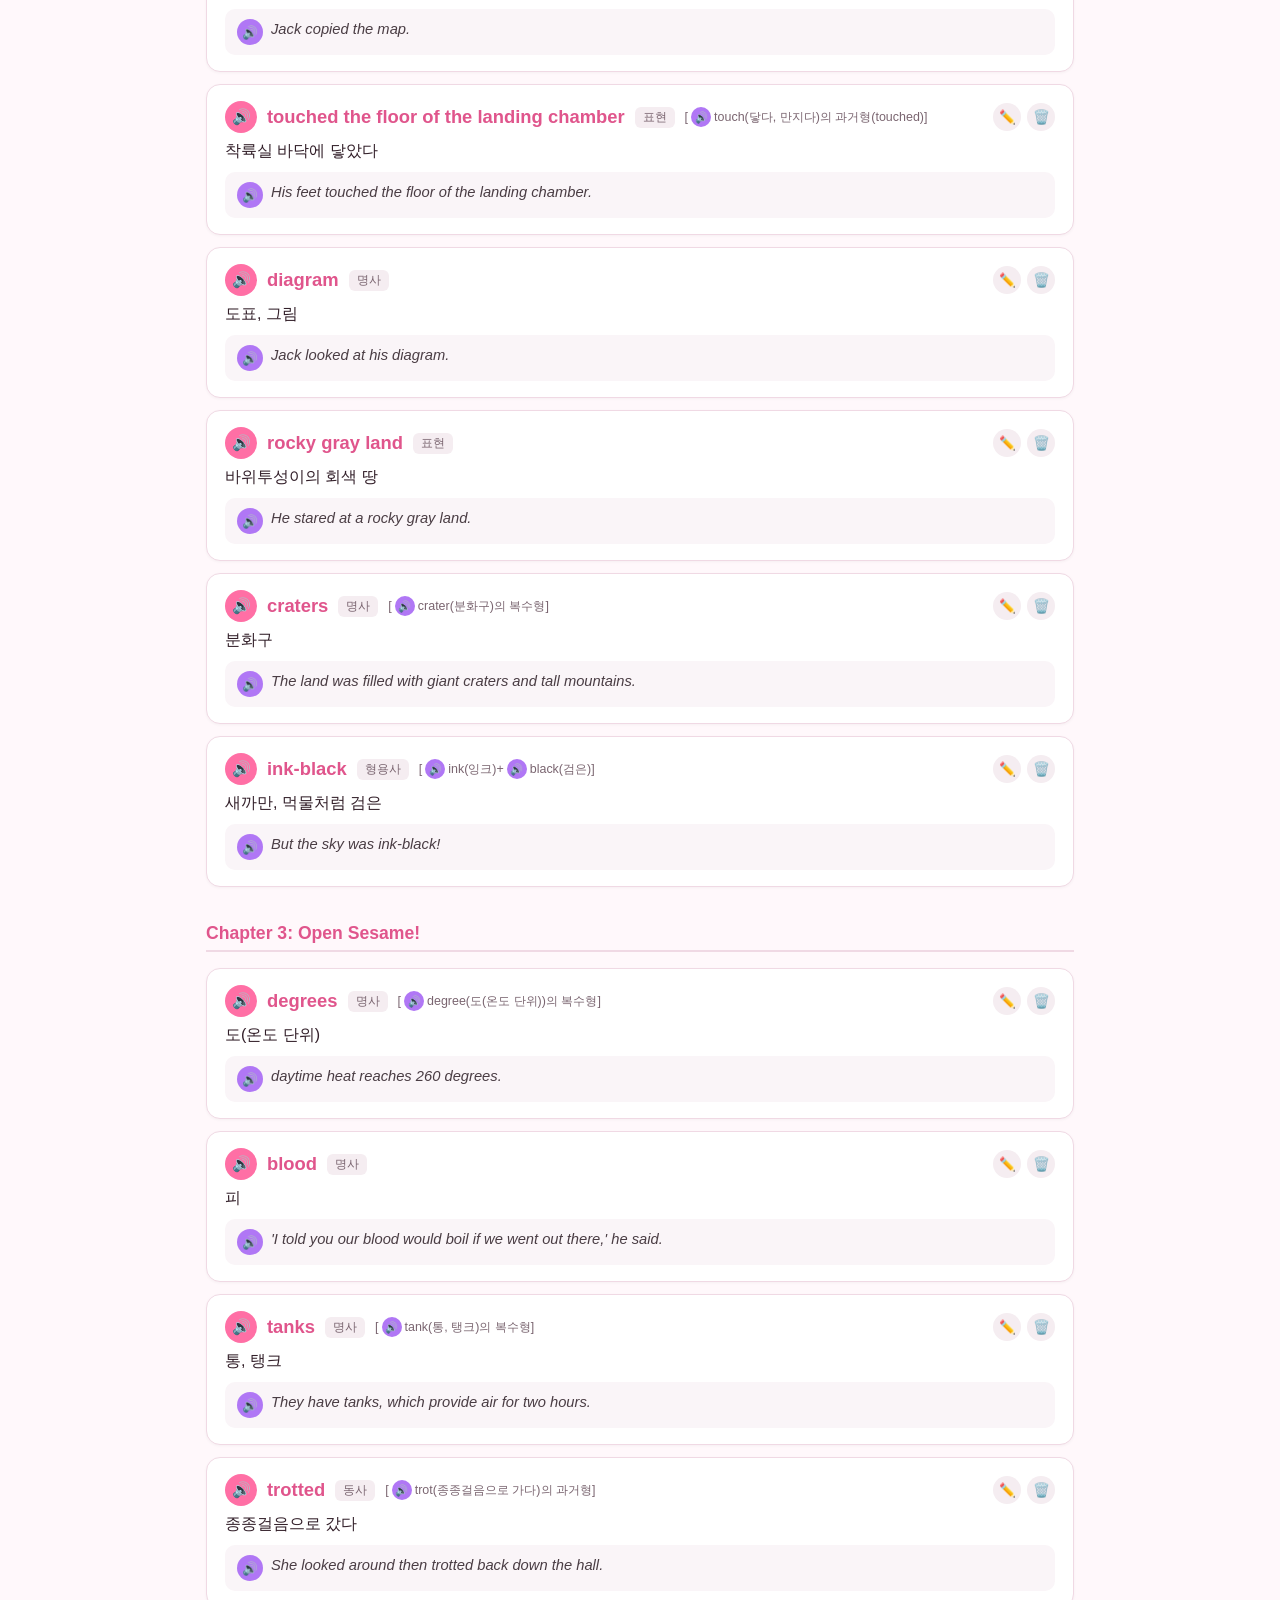
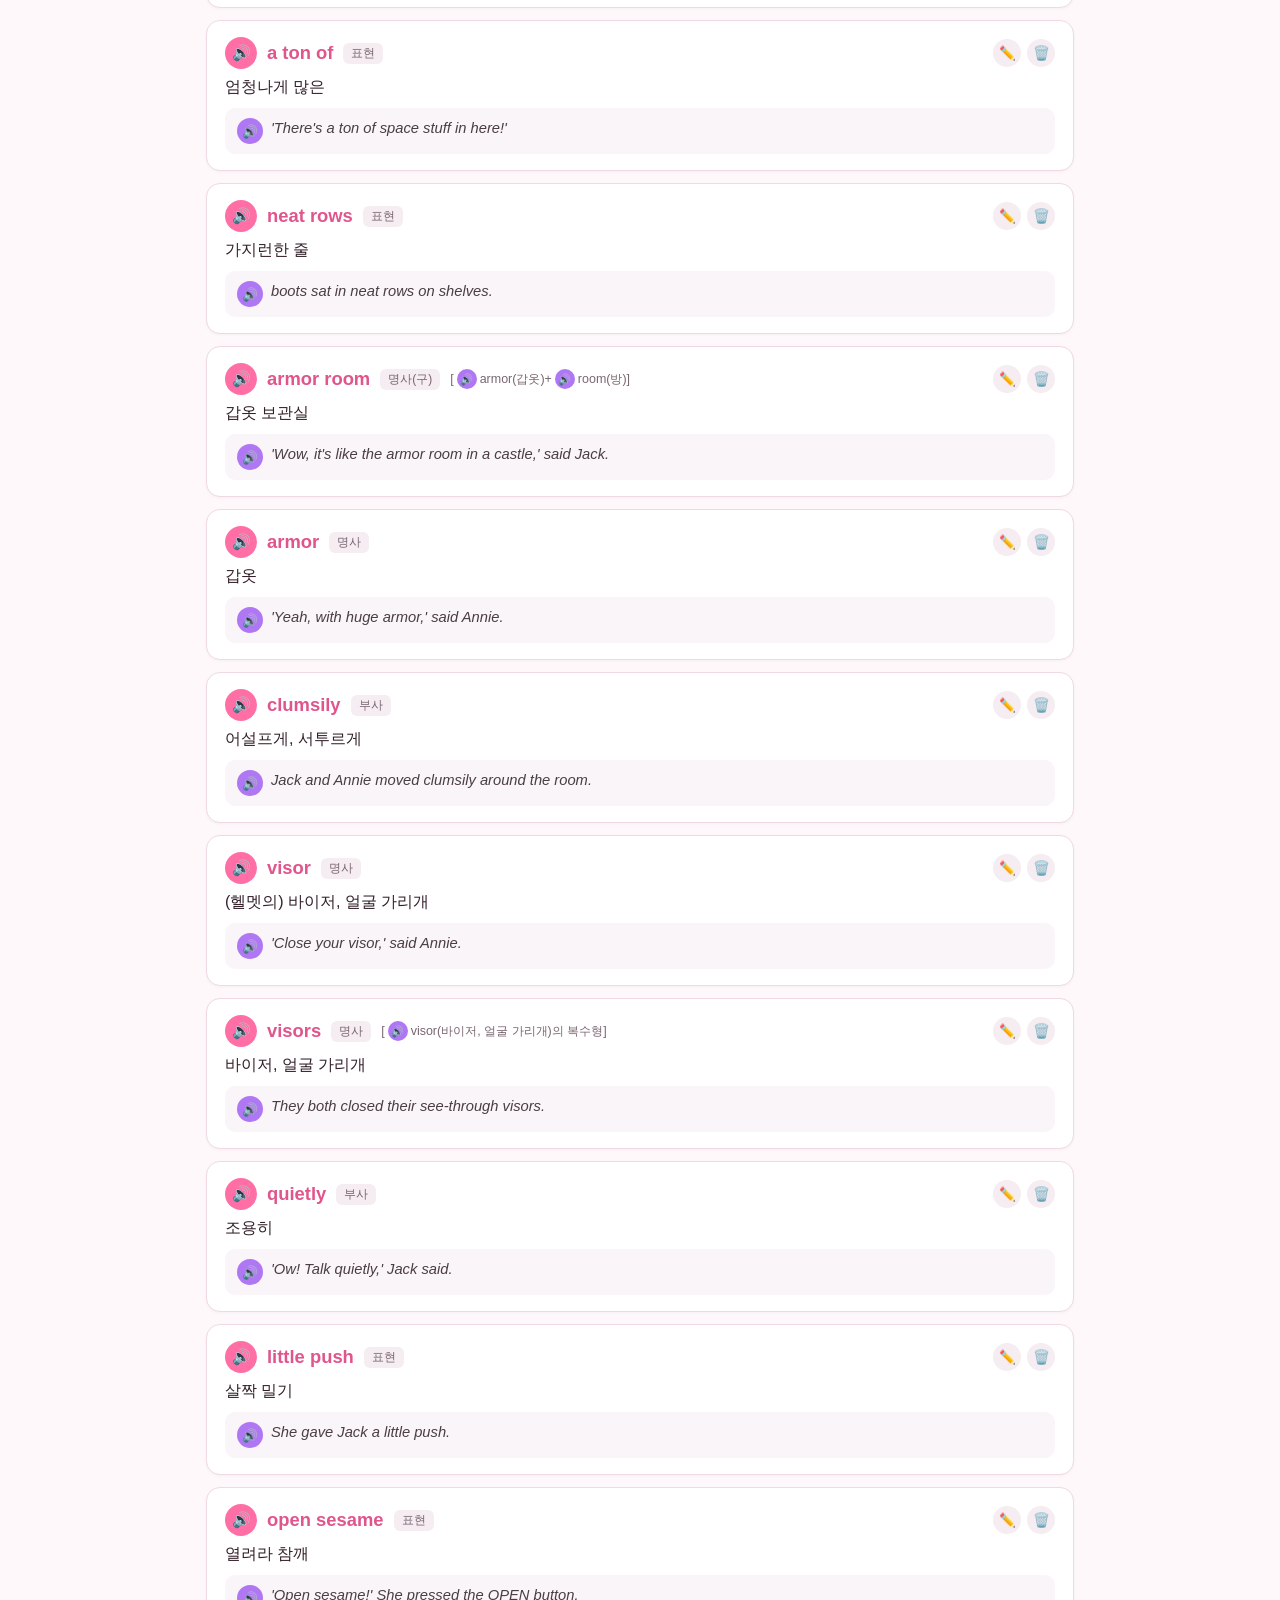
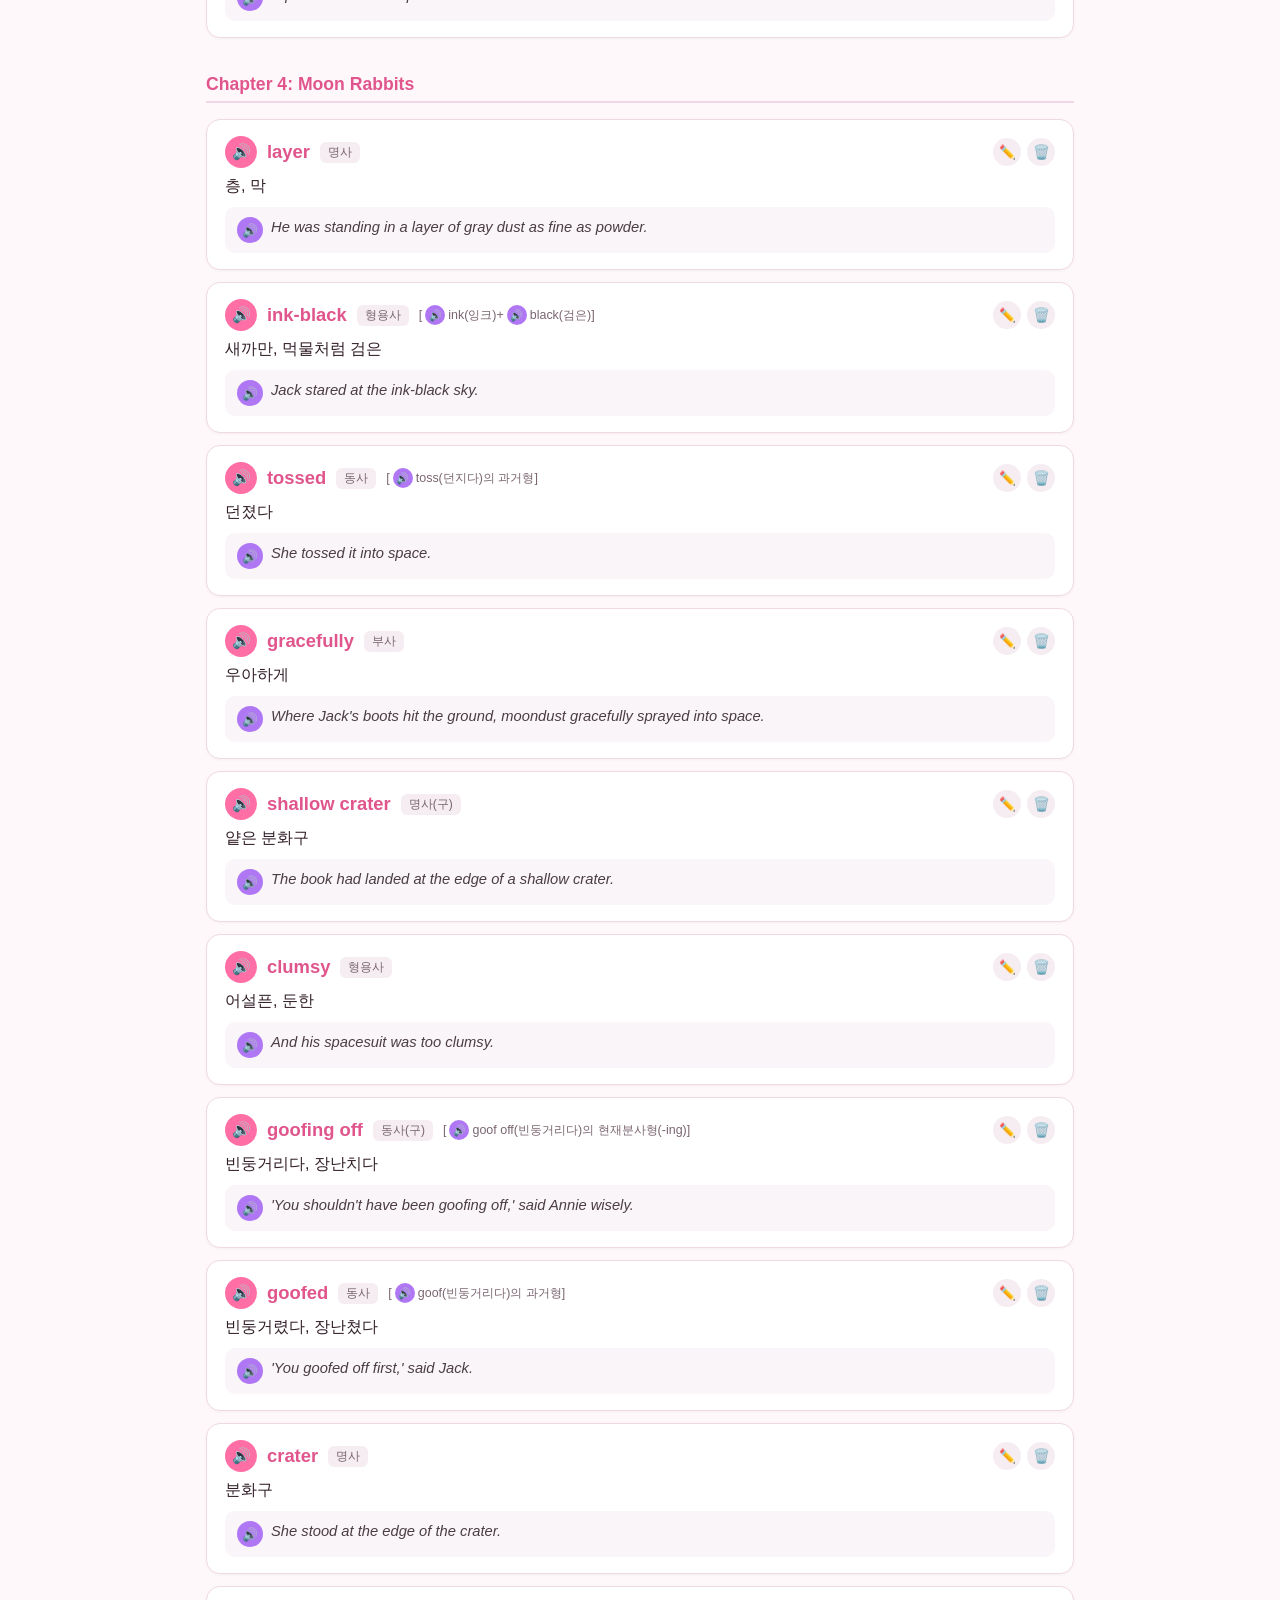
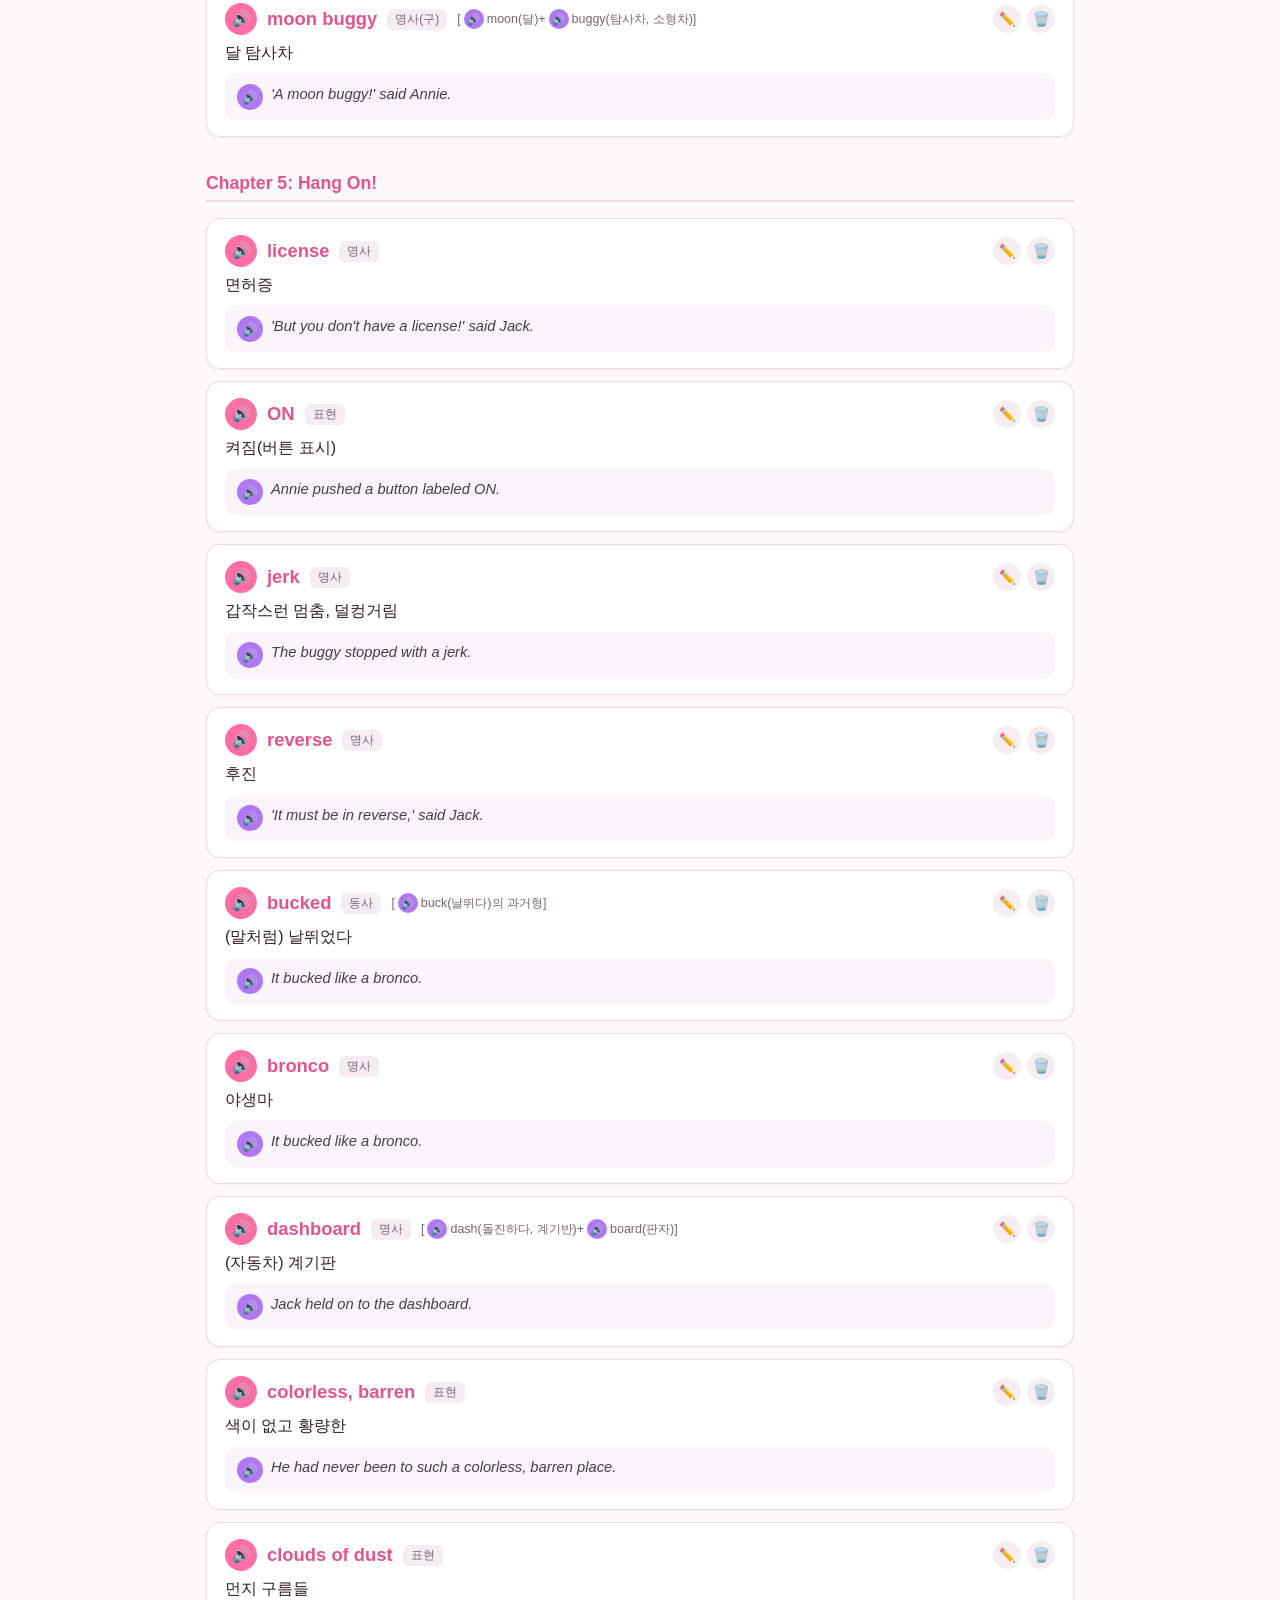
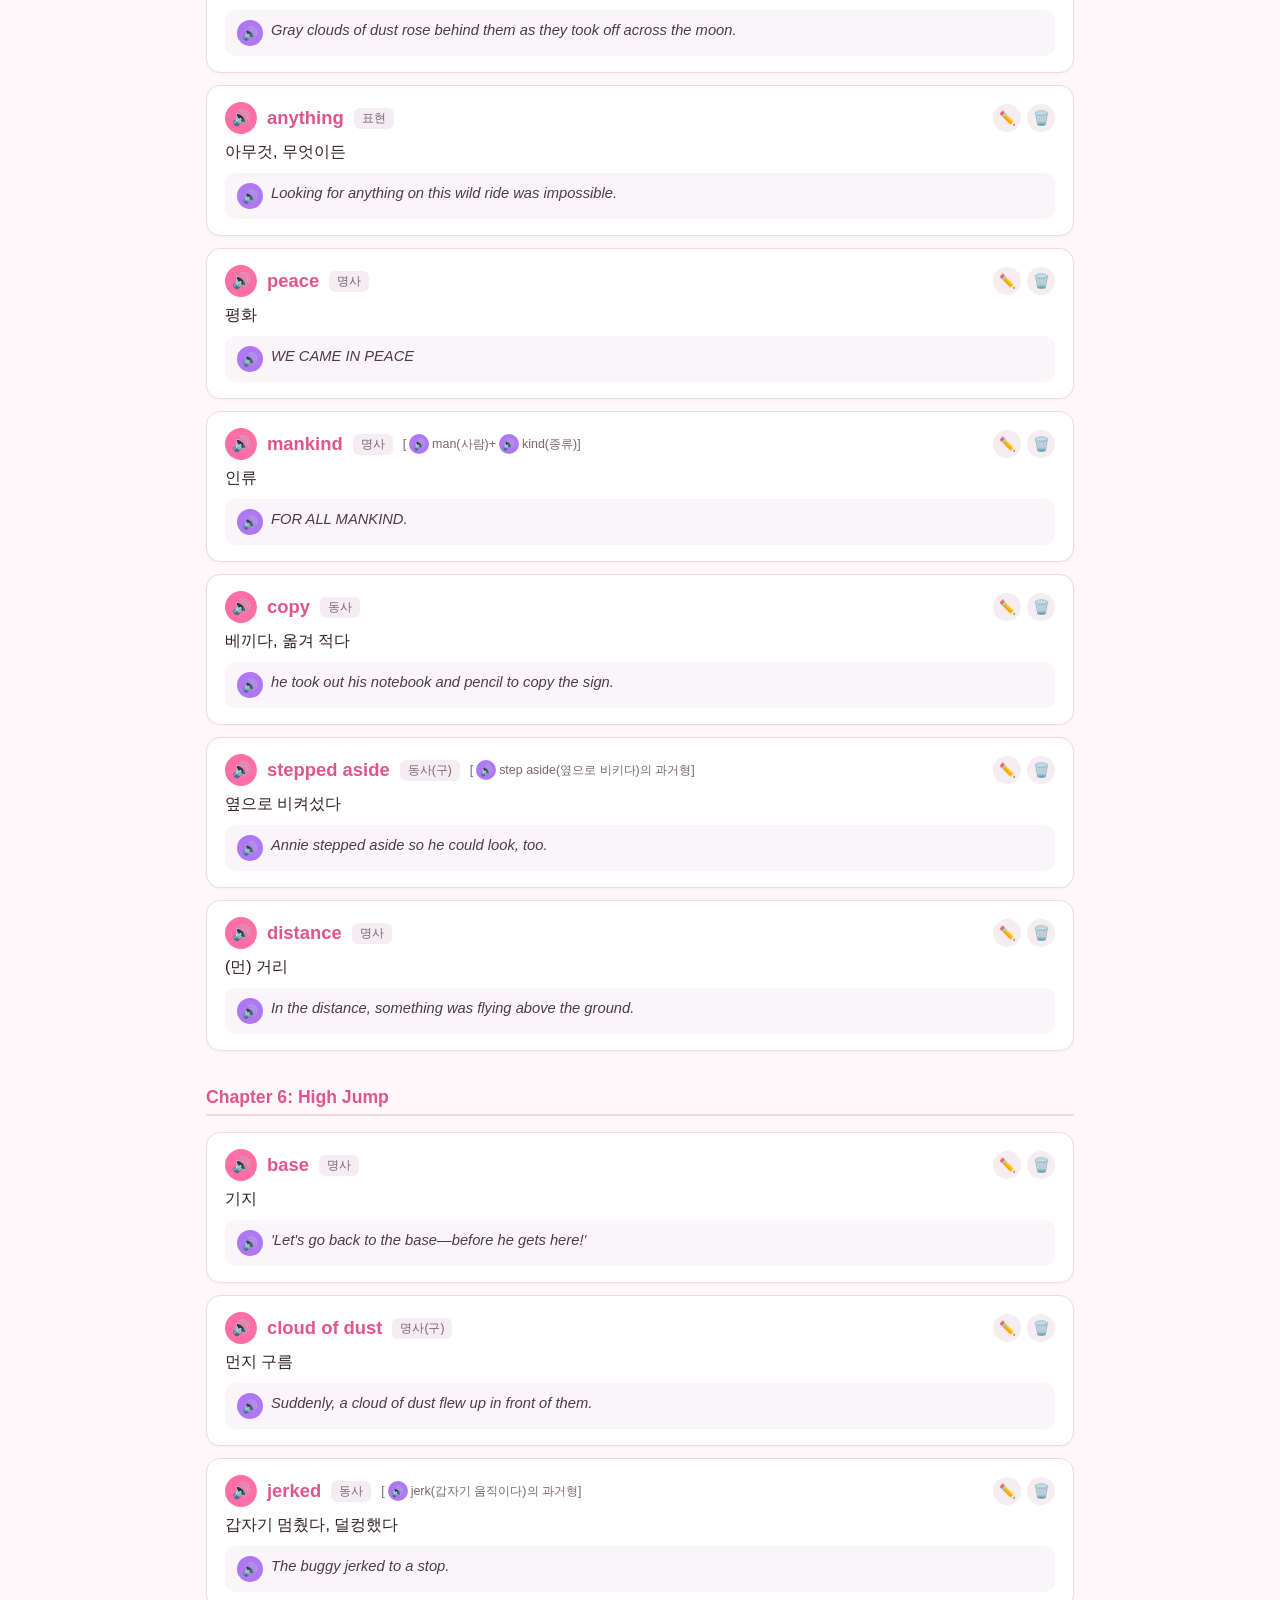
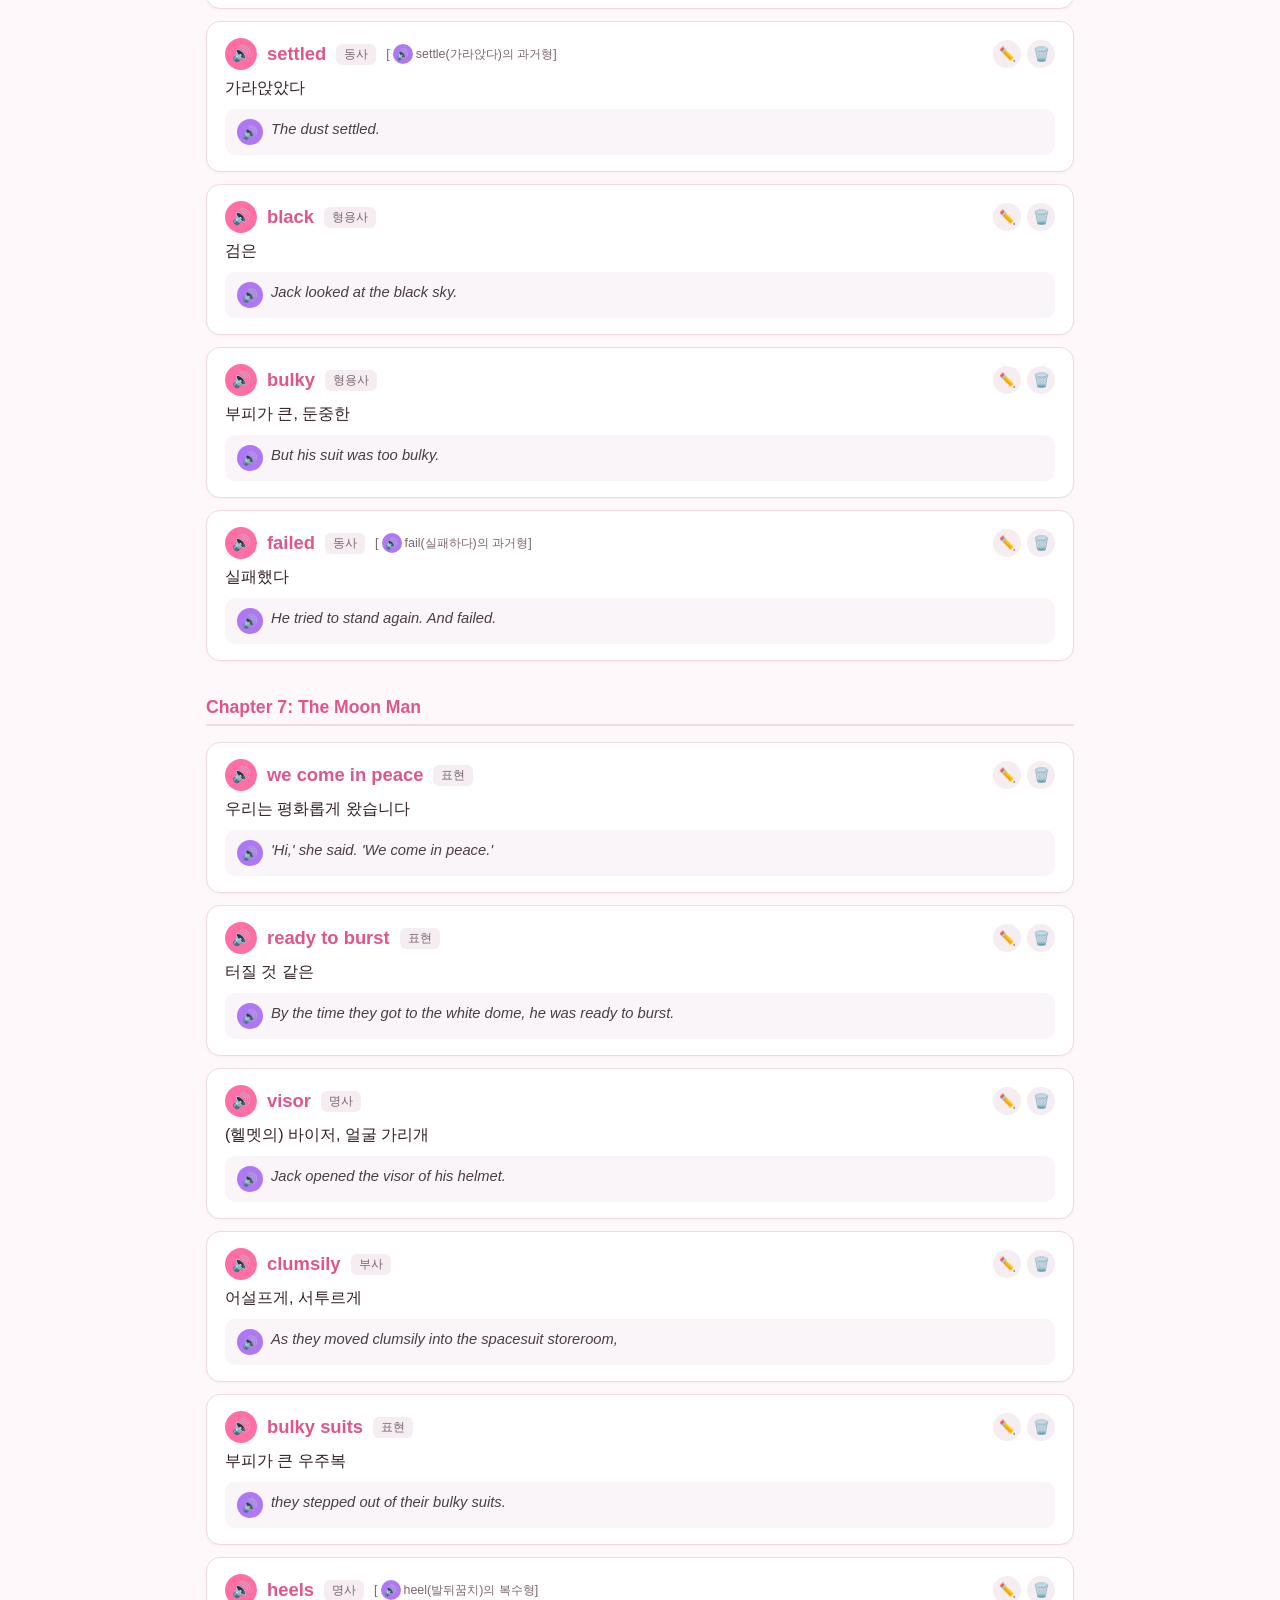
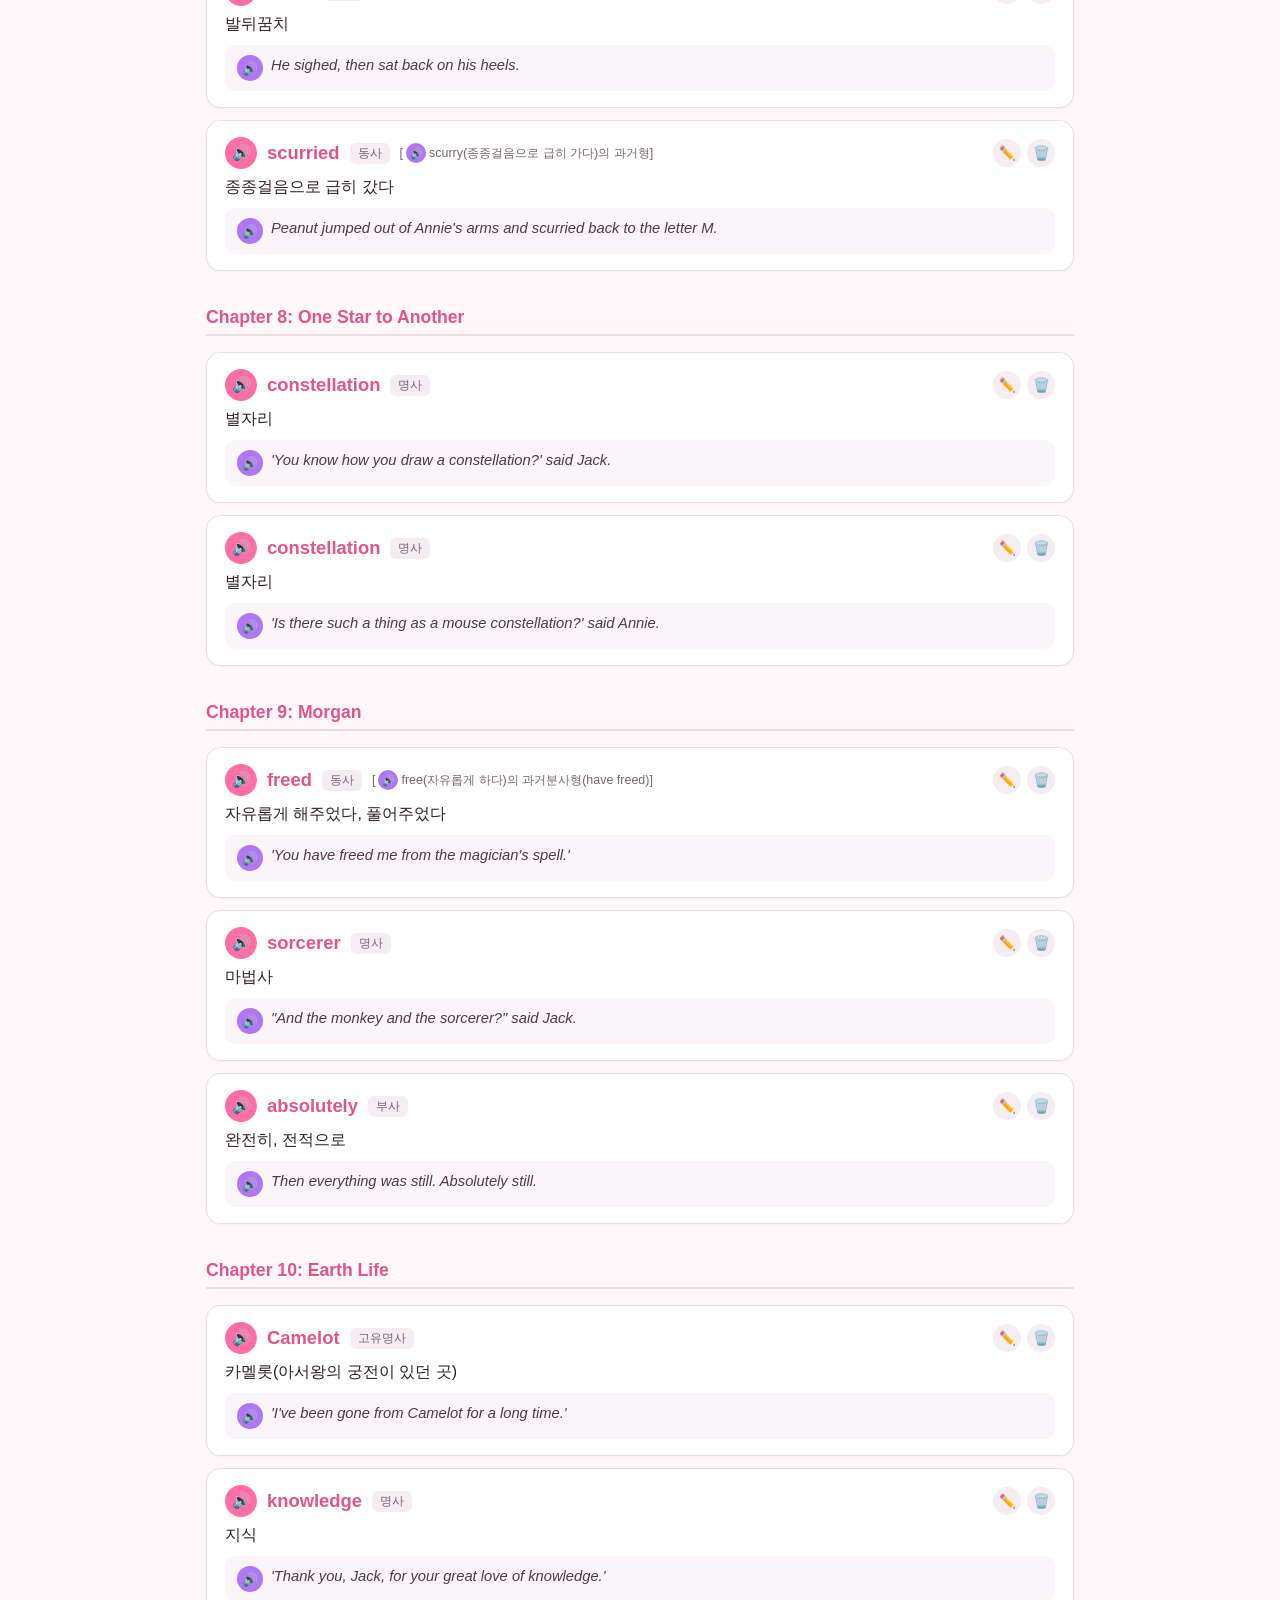
<file: midnight-on-the-moon.html>
<!DOCTYPE html>
<html lang="ko">
<head>
<meta charset="UTF-8">
<meta name="viewport" content="width=device-width, initial-scale=1.0">
<title>Midnight on the Moon 단어장</title>
<link rel="stylesheet" href="style.css?v=18">
<link rel="icon" href="favicon.png?v=1" type="image/png">
</head>
<body>
  <header class="site-header">
    <div class="header-inner">
      <a href="index.html" class="home-btn" aria-label="홈으로 가기">🏠 홈</a>
      <h1>📖 Midnight on the Moon 단어장</h1>
      <p class="subtitle">아이가 책에서 직접 밑줄 그은 단어·숙어·문장 정리 — 스피커를 눌러 발음을 들어보세요</p>
    </div>
  </header>

  <main>
    <div class="controls">
      <div class="search-row">
        <input id="search" type="search" enterkeyhint="search" placeholder="단어 또는 뜻 검색..." aria-label="단어 검색">
        <button type="button" id="search-btn" class="search-icon-btn" aria-label="검색">🔍</button>
      </div>
      <div id="chapter-tabs" class="chapter-tabs"></div>
      <div class="mask-buttons">
        <button id="toggle-english" class="mask-btn" type="button">영어가리기</button>
        <button id="toggle-meaning" class="mask-btn" type="button">뜻 가리기</button>
        <button id="add-word-btn" class="mask-btn add-btn" type="button">+ 새단어 추가</button>
      </div>
    </div>

    <p id="voice-warning" class="voice-warning" hidden>
      ⚠️ 이 브라우저는 음성 재생(Web Speech API)을 지원하지 않습니다. Chrome, Edge, Safari 최신 버전에서 열어주세요.
    </p>

    <div id="word-list" class="word-list"></div>
    <p id="empty-message" class="empty-message" hidden>검색 결과가 없습니다.</p>
  </main>

  <footer class="site-footer">
    <p>본문 예문은 책 원문에서 그대로 발췌한 문장입니다. 발음은 브라우저 내장 음성 합성(Web Speech API)을 사용하며 별도 비용이 들지 않습니다.</p>
  </footer>

  <div id="word-modal" class="modal-overlay" hidden>
    <div class="modal" role="dialog" aria-modal="true" aria-labelledby="modal-title">
      <h2 id="modal-title">새 단어 추가</h2>
      <form id="word-form">
        <div class="form-field">
          <label for="form-word">단어 (영어 철자)</label>
          <div class="input-with-btn">
            <input id="form-word" type="search" enterkeyhint="search" required>
            <button type="button" id="dict-search-btn" class="modal-btn secondary small">검색</button>
          </div>
          <p class="autofill-hint">단어를 입력하고 "검색"(또는 Enter)을 누르면 네이버 영어사전과 추천 뜻을 볼 수 있어요.</p>
        </div>
        <div class="form-field">
          <label for="form-meaning">뜻</label>
          <input id="form-meaning" type="text" required>
        </div>
        <div class="form-field">
          <label for="form-example">예문 (선택 사항)</label>
          <textarea id="form-example" rows="2"></textarea>
        </div>
        <div class="modal-actions">
          <button type="button" id="modal-cancel" class="modal-btn secondary">취소</button>
          <button type="submit" class="modal-btn primary">저장</button>
        </div>
      </form>
    </div>
  </div>

  <div id="dict-modal" class="modal-overlay dict-modal-overlay" hidden>
    <div class="dict-modal">
      <button type="button" id="dict-modal-close" class="dict-modal-close" aria-label="사전 검색 닫기">✕</button>
      <div class="dict-modal-body">
        <iframe id="dict-iframe" class="dict-iframe" title="네이버 영어사전 검색 결과"></iframe>
        <div id="dict-suggestions" class="dict-suggestions" hidden>
          <h3>추천 뜻<br>자동입력</h3>
          <p class="paste-add-hint">사전에서 뜻을 길게 눌러 선택 → 복사한 뒤, 아래에 붙여넣으면 추천 목록에 추가돼요.</p>
          <div class="paste-add-row">
            <input type="text" id="paste-add-input" placeholder="여기에 붙여넣기">
            <button type="button" id="paste-add-btn" class="modal-btn secondary small">추가</button>
          </div>
          <div id="dict-suggestion-list" class="dict-suggestion-list"></div>
          <button type="button" id="apply-suggestions-btn" class="modal-btn primary apply-suggestions-btn" hidden>선택 반영</button>
        </div>
      </div>
    </div>
  </div>

  <script src="midnight-on-the-moon-data.js?v=2"></script>
  <script src="vocab-app.js?v=17"></script>
  <script>
    initVocabApp({
      storageKey: "midnightOnTheMoonVocab",
      initialData: MIDNIGHT_ON_THE_MOON_VOCAB_DATA,
      showChapters: true,
    });
  </script>
</body>
</html>
</file>
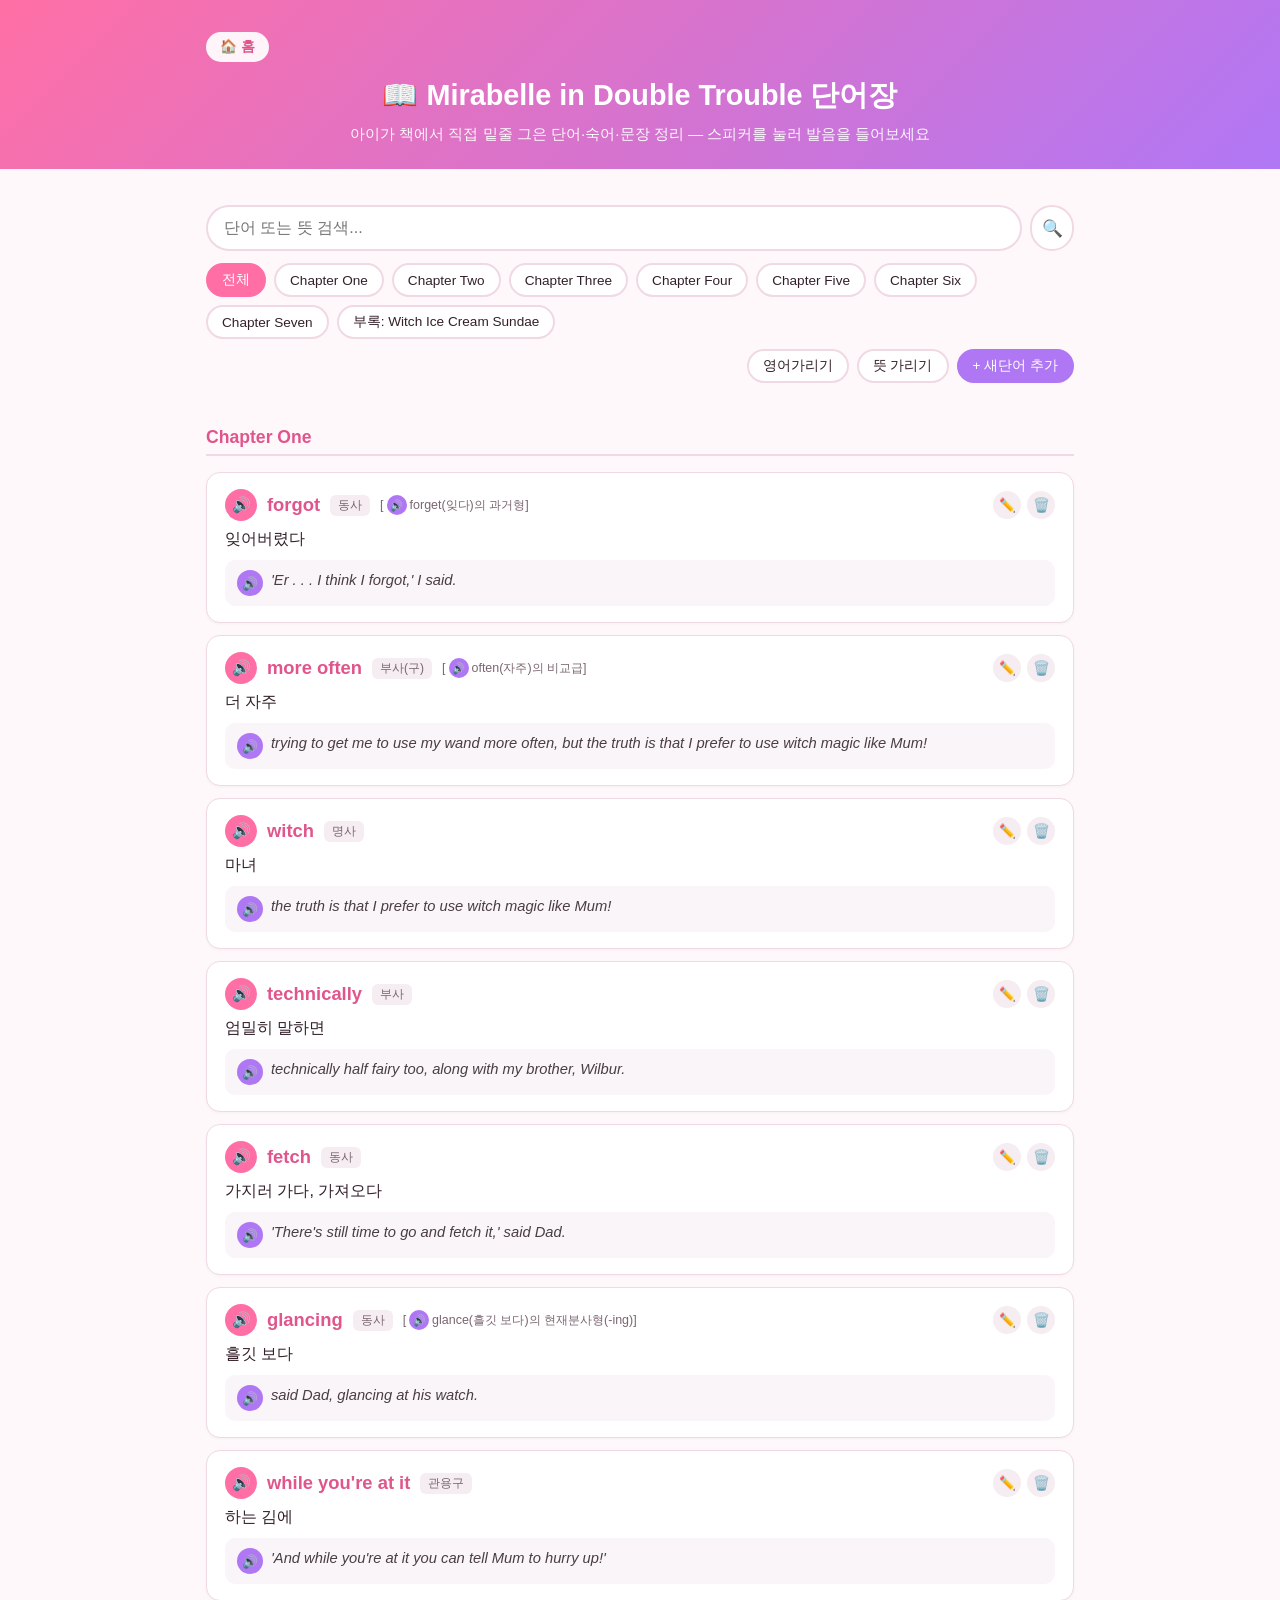
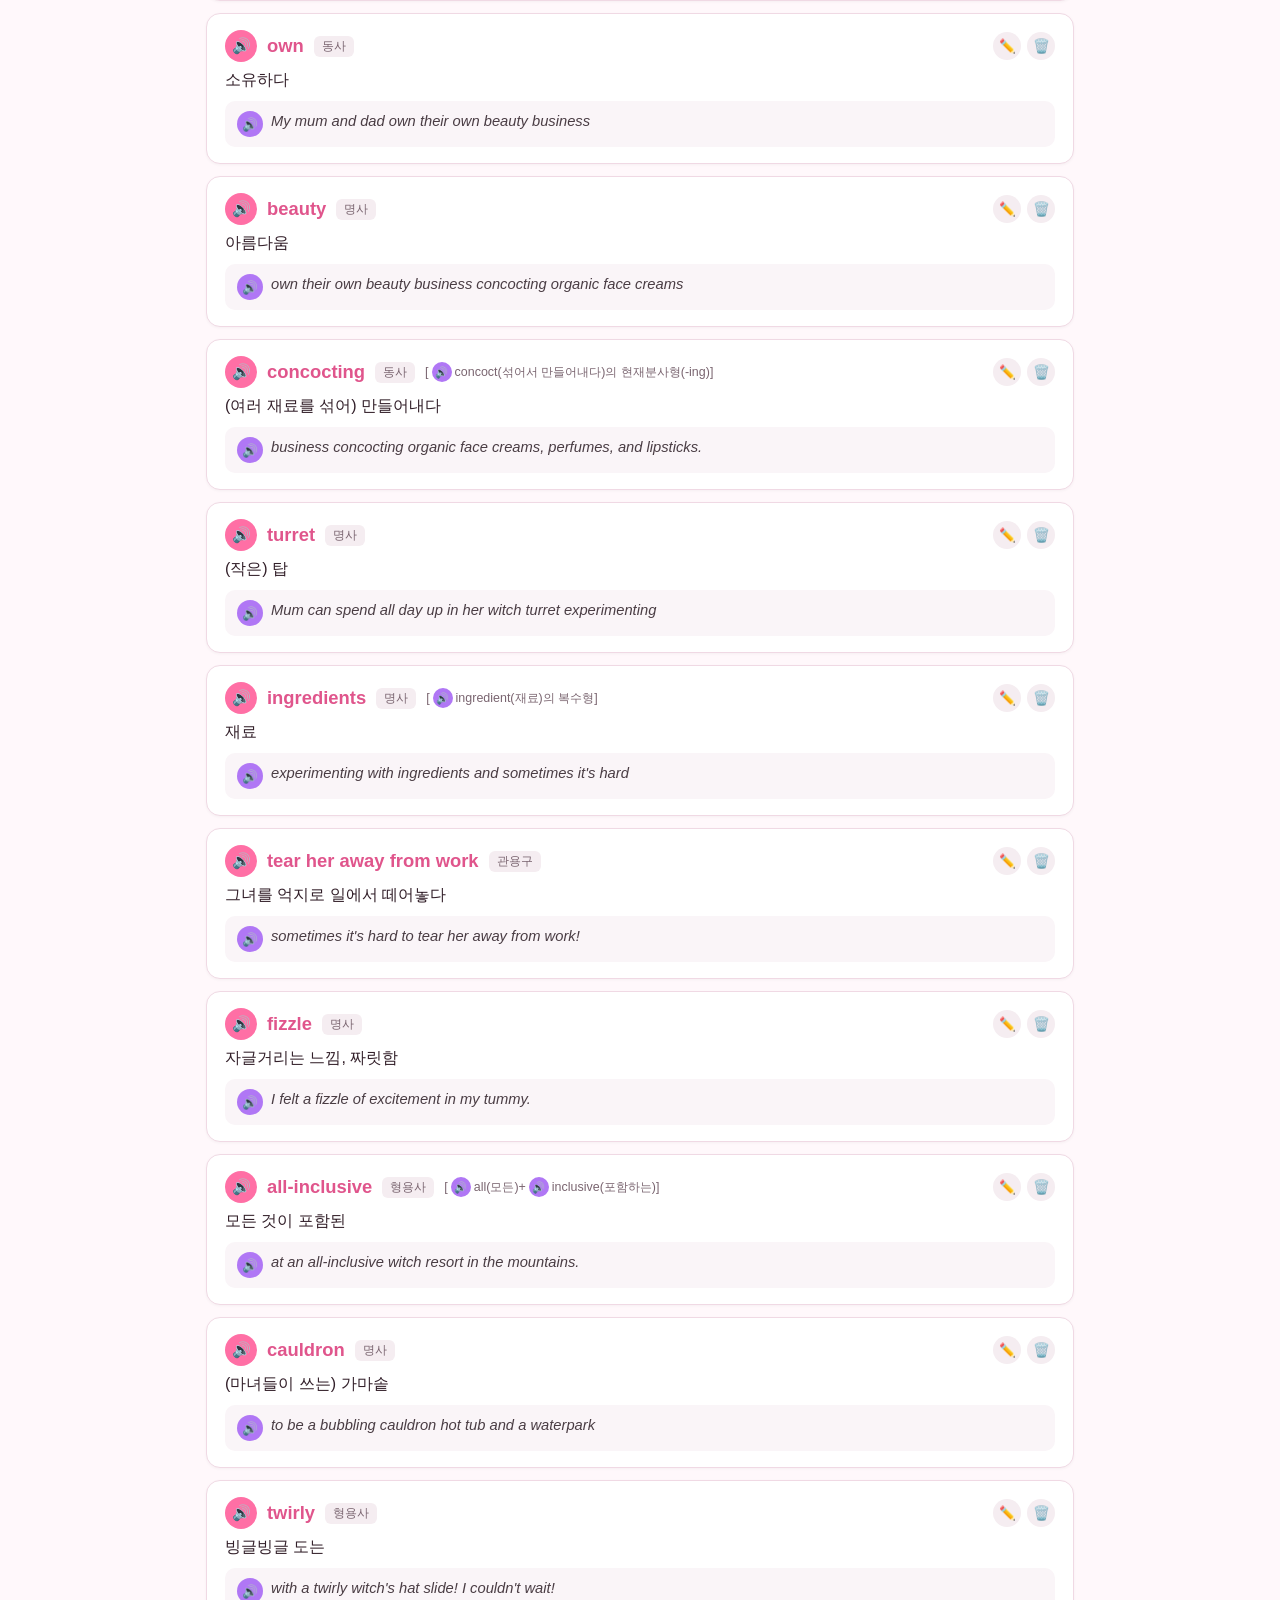
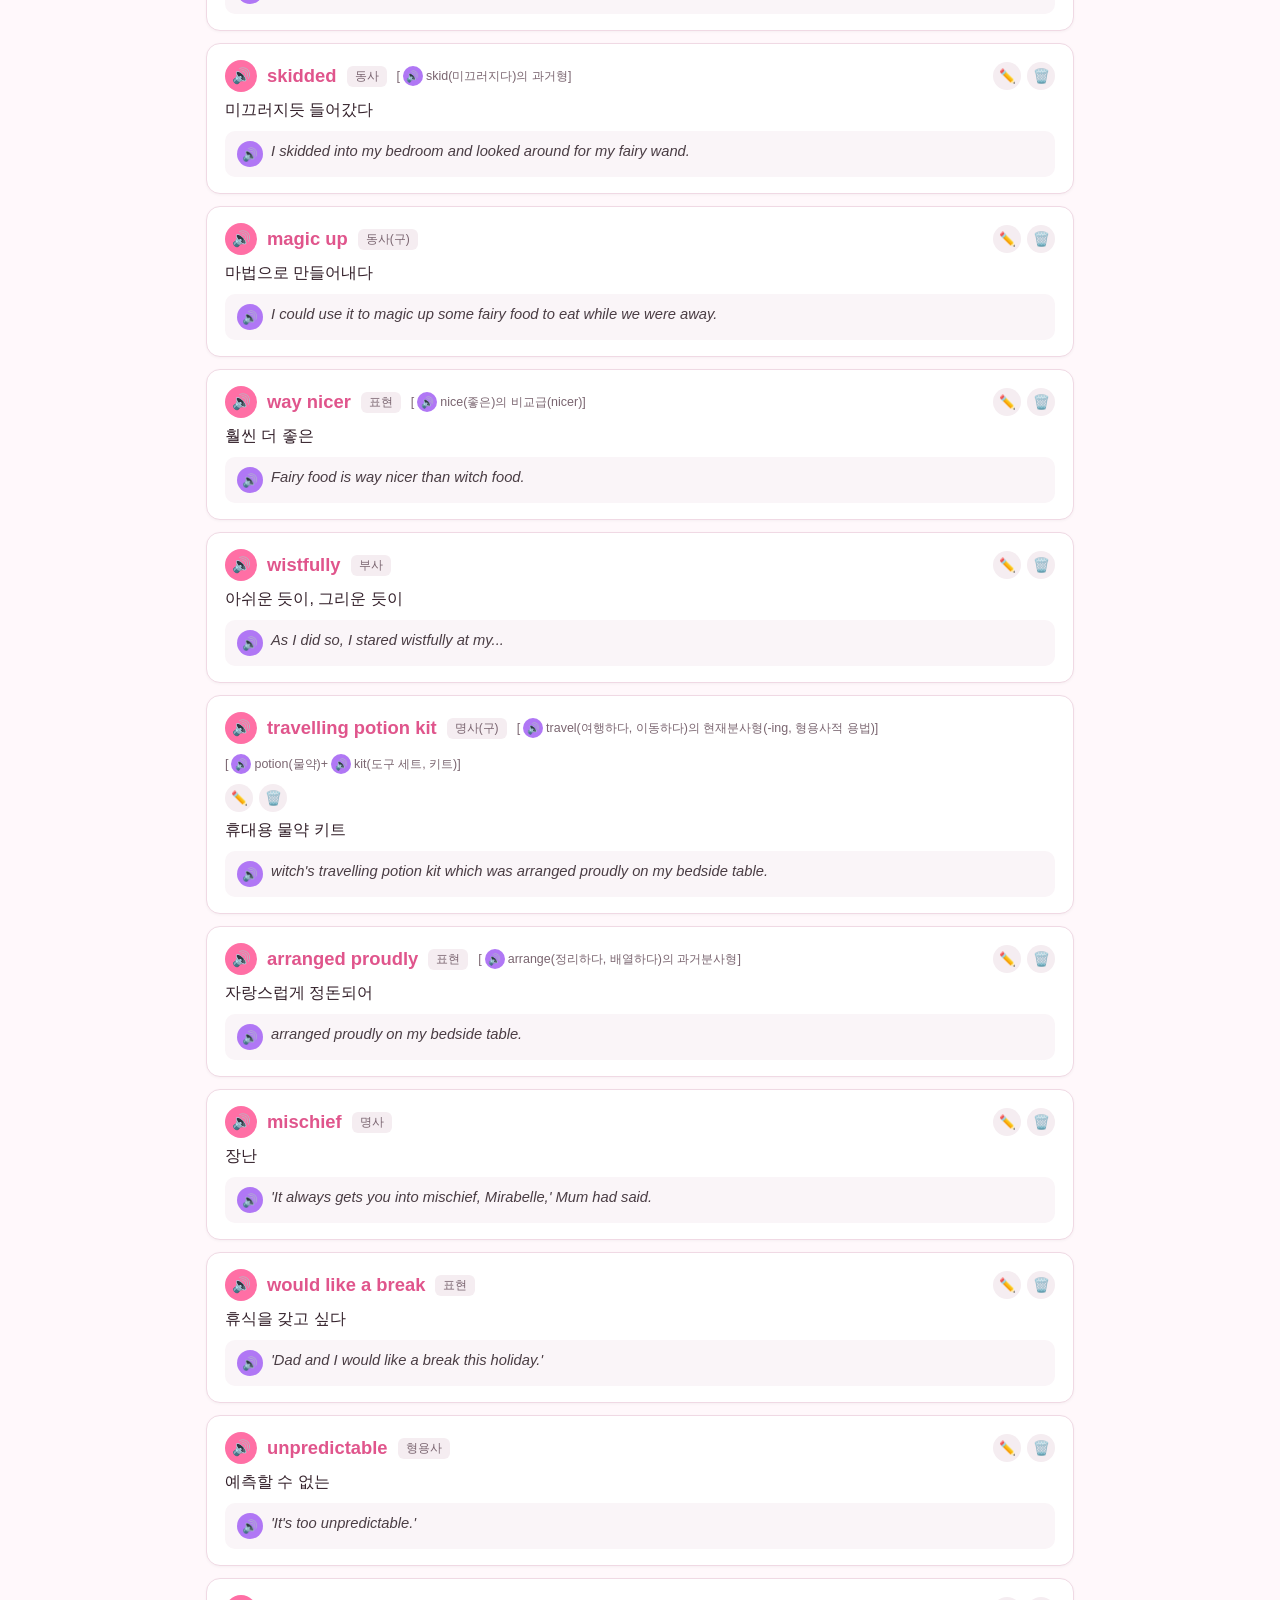
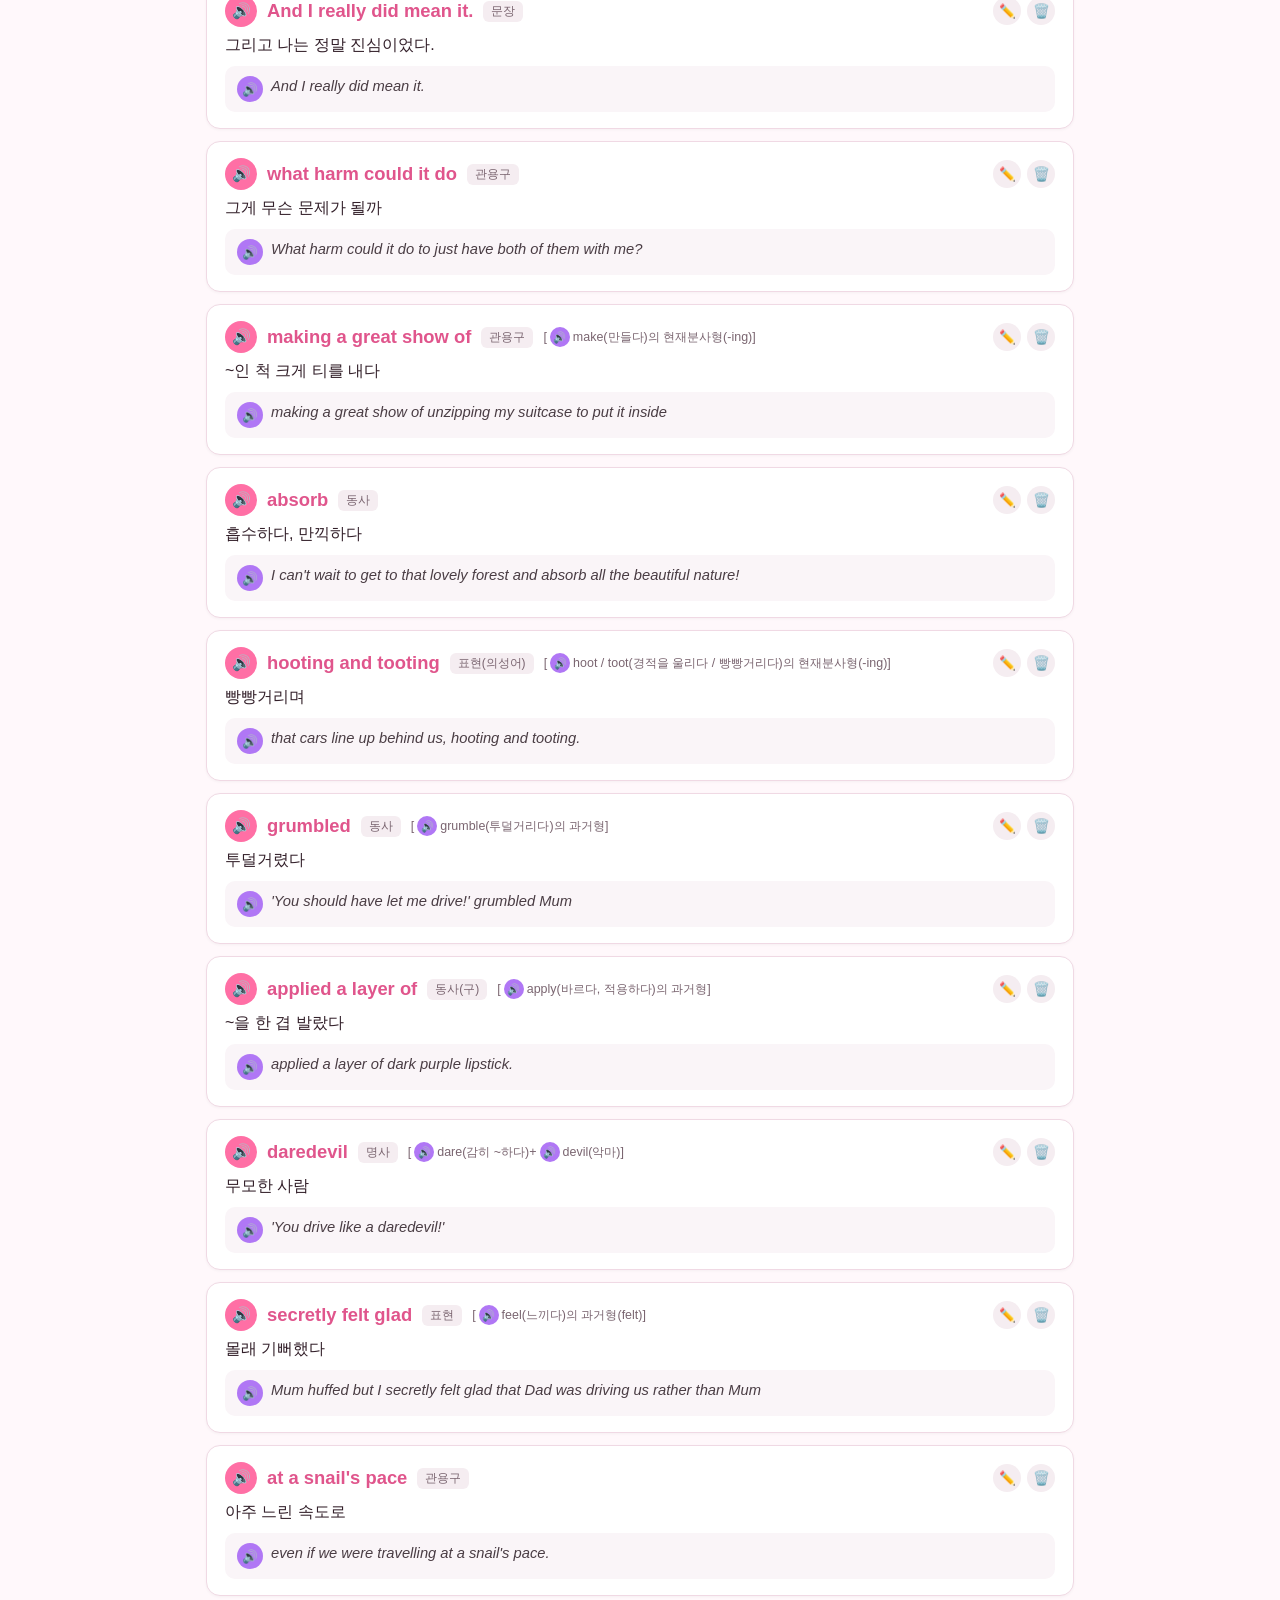
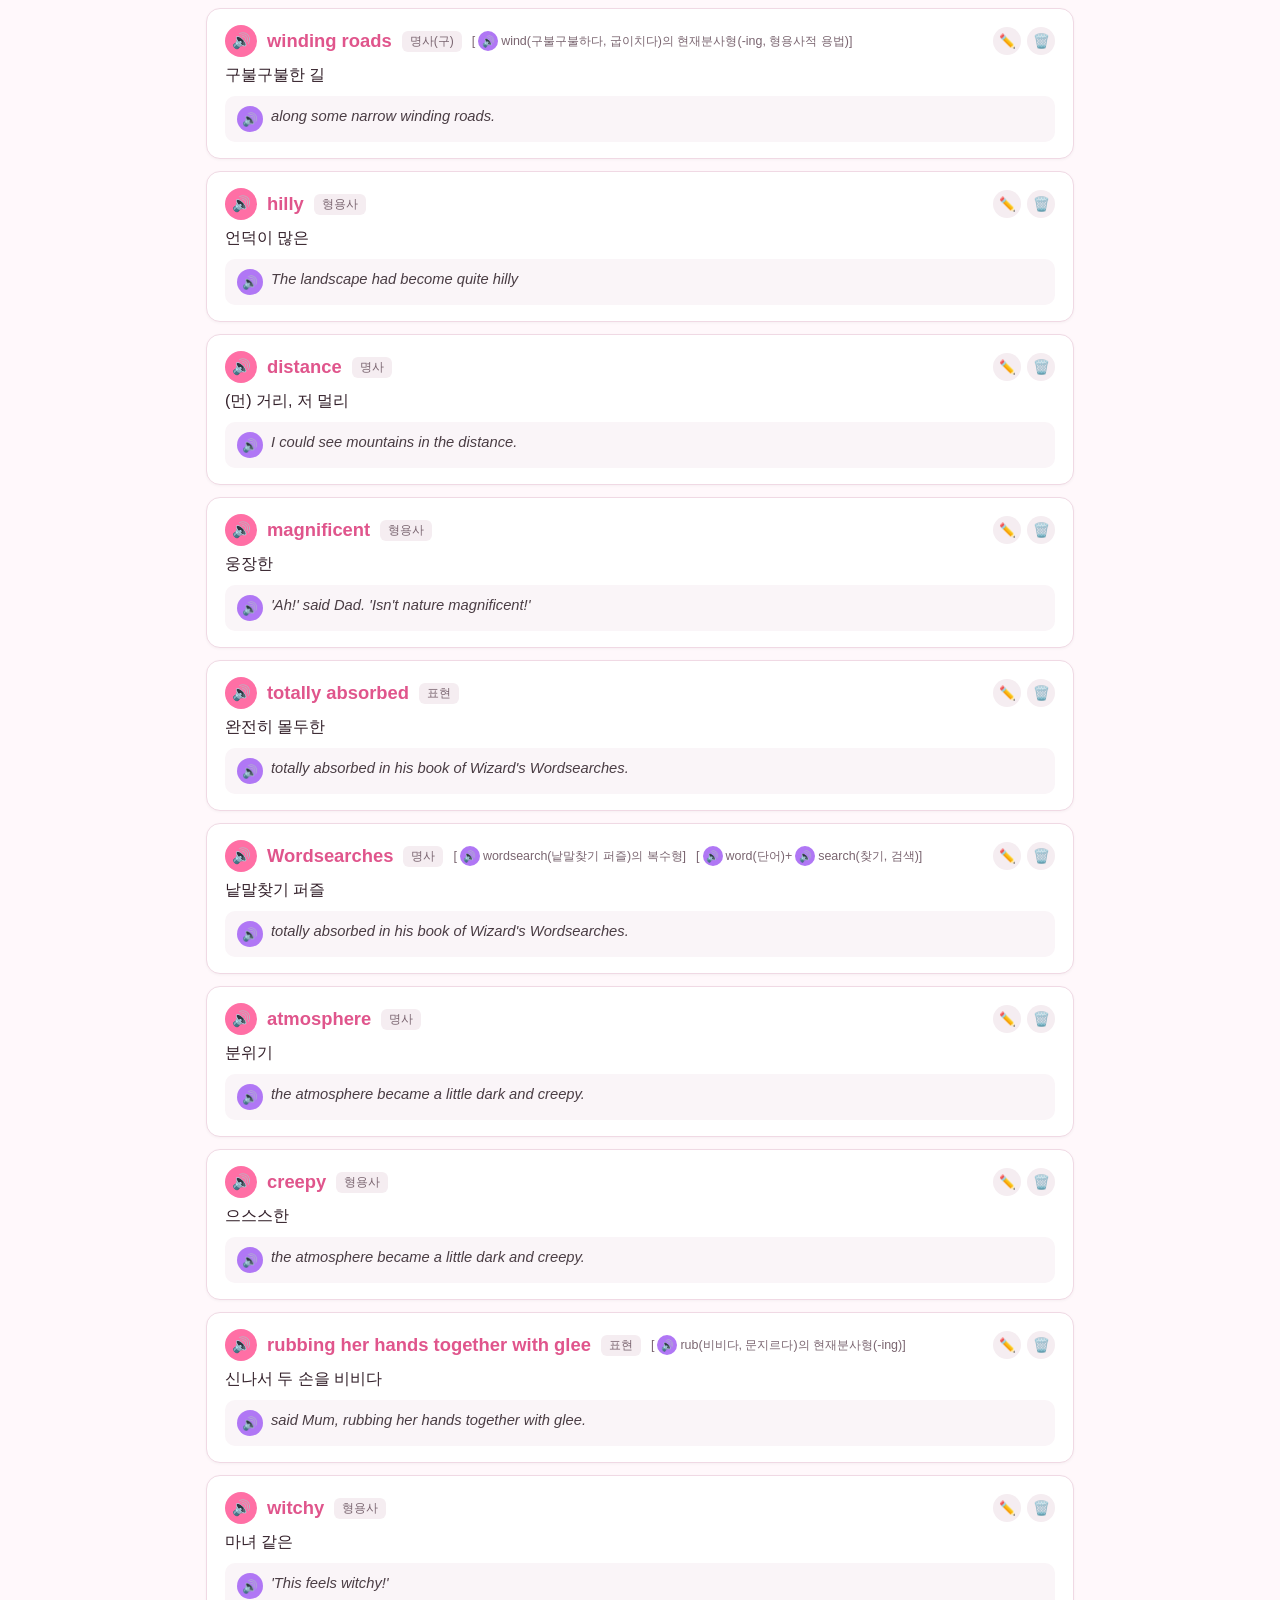
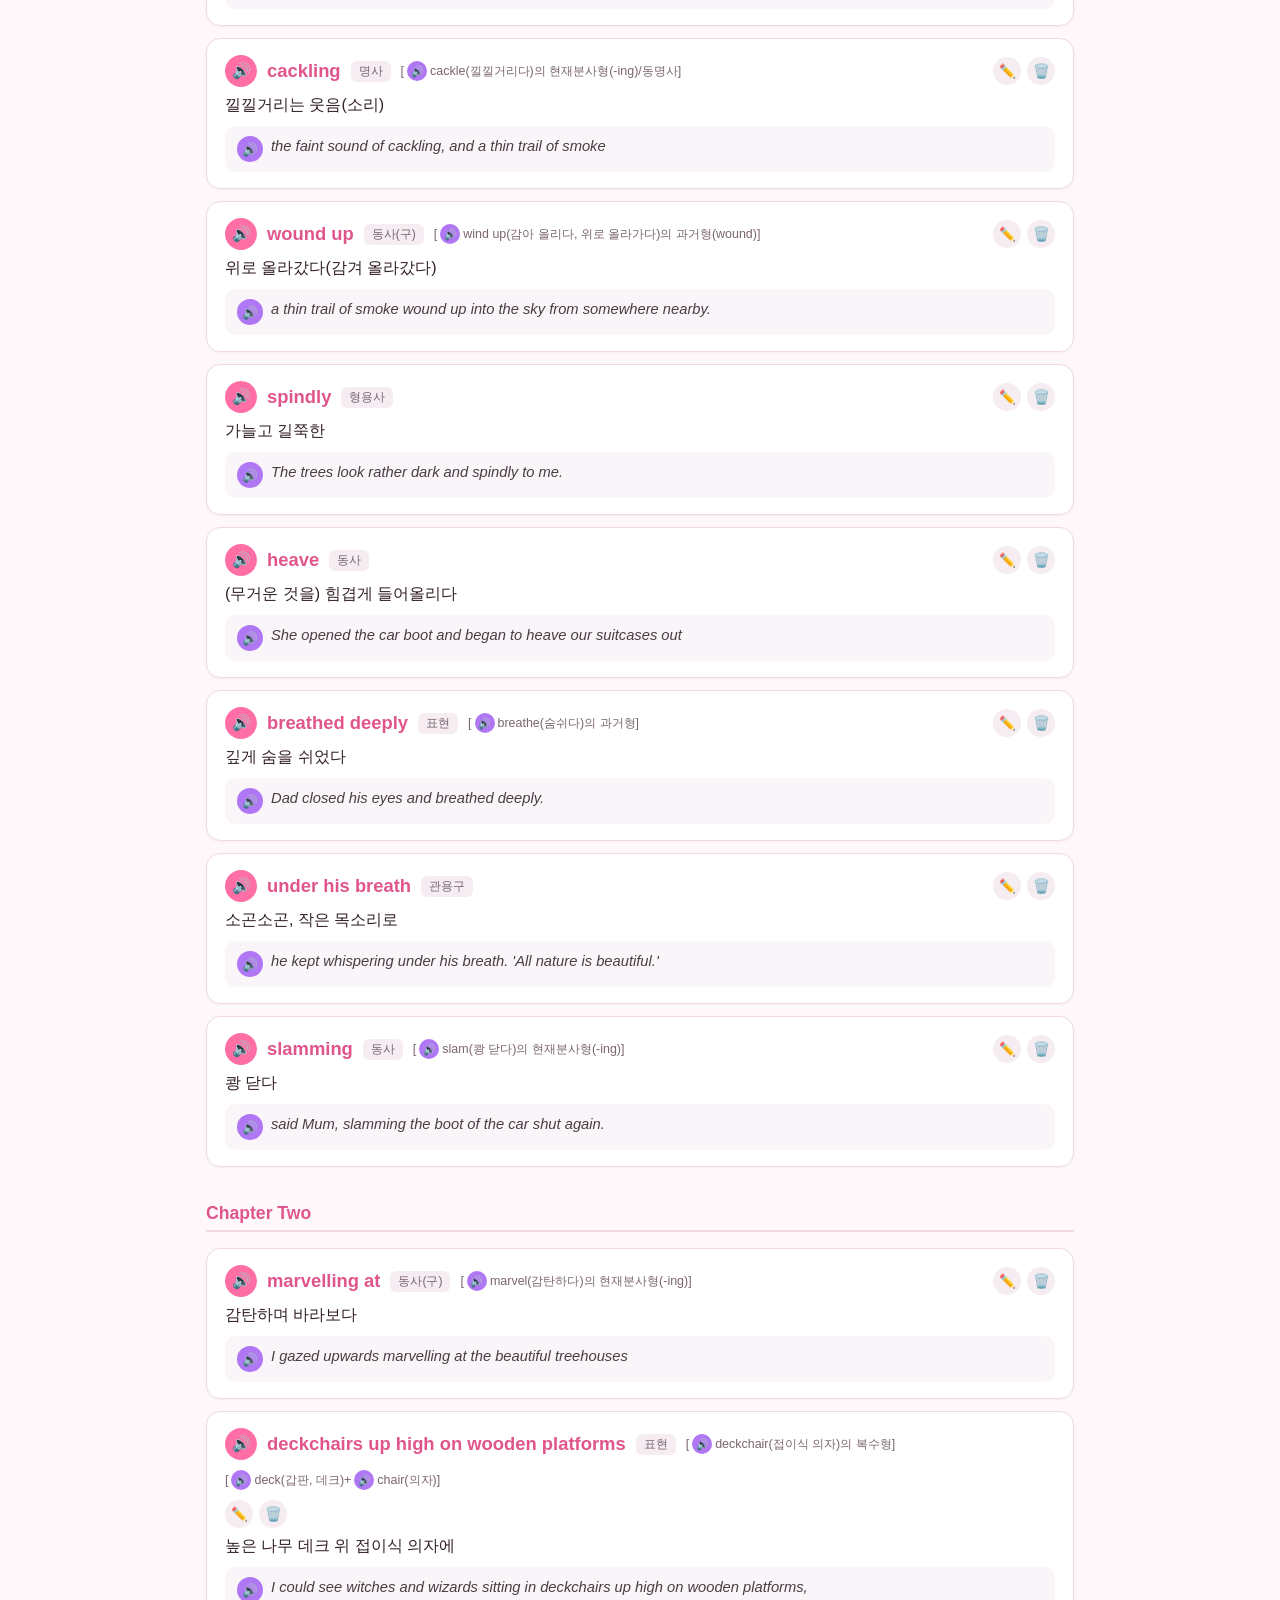
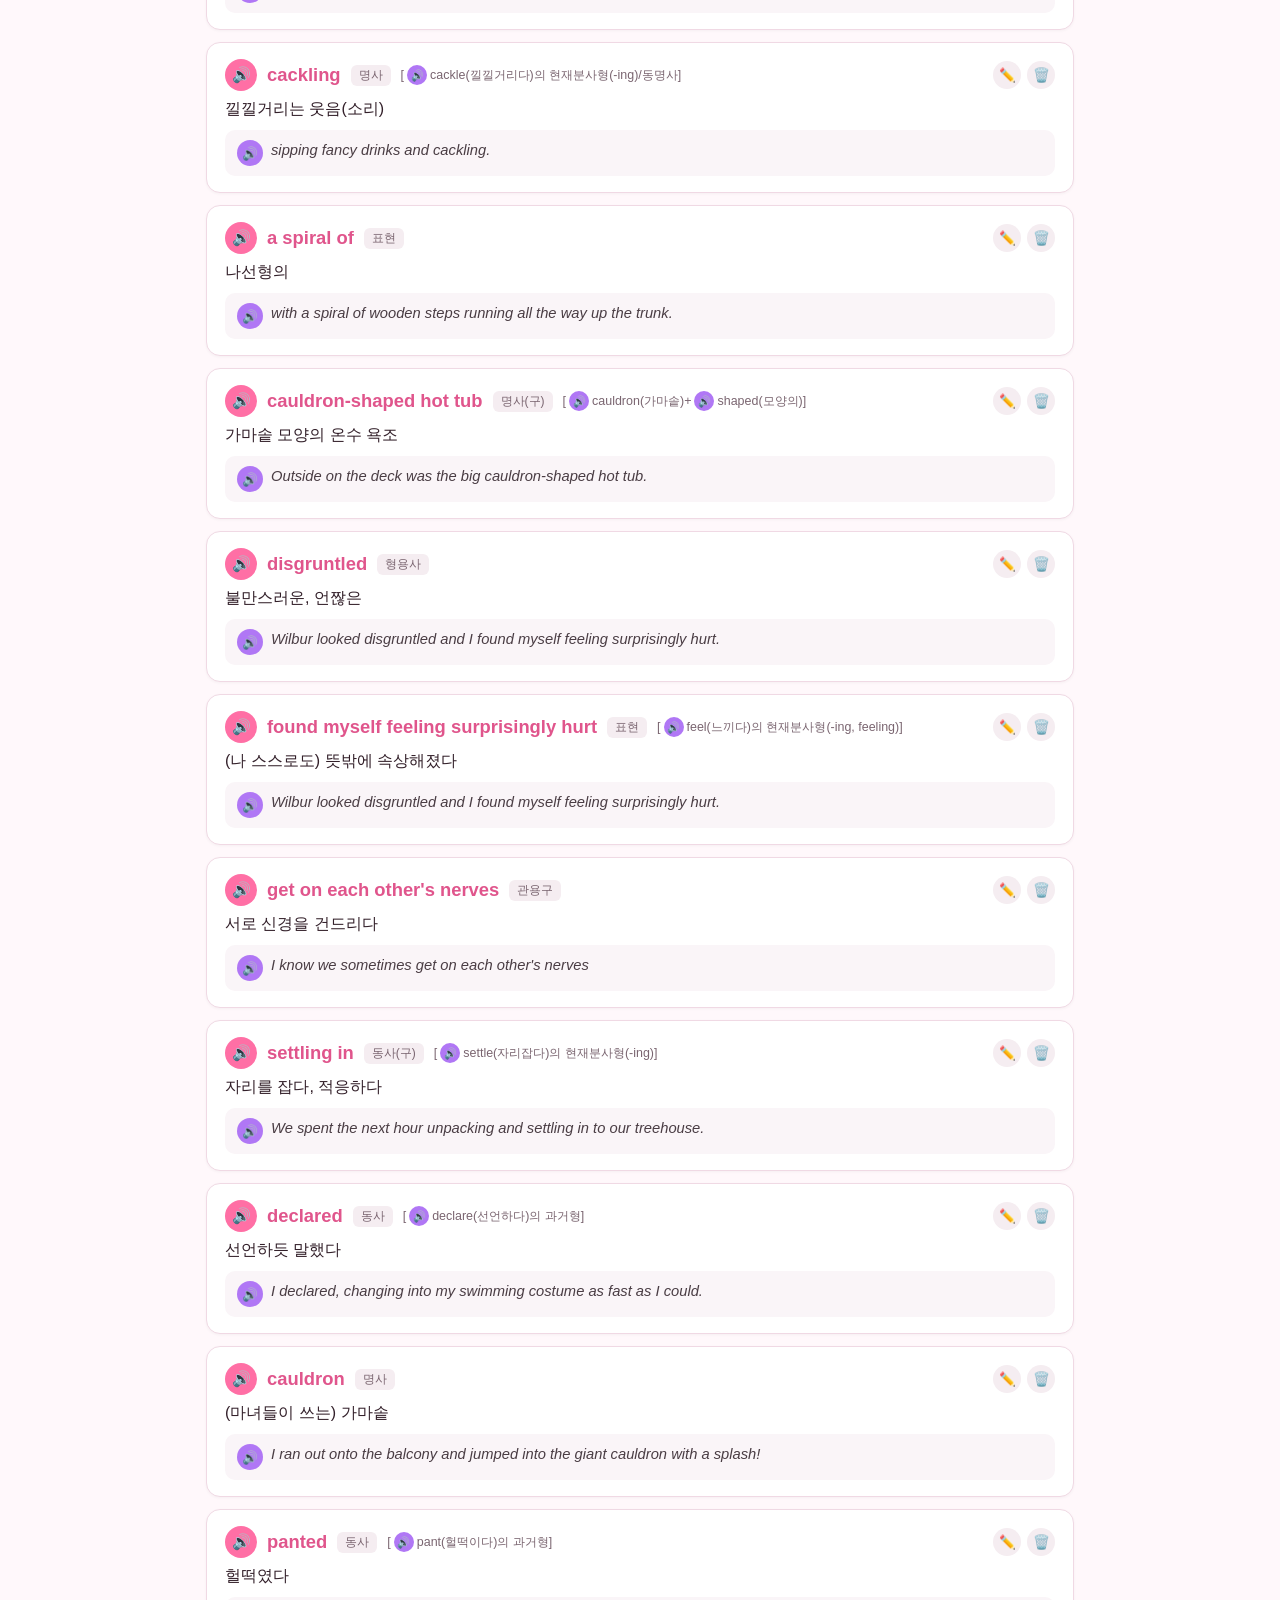
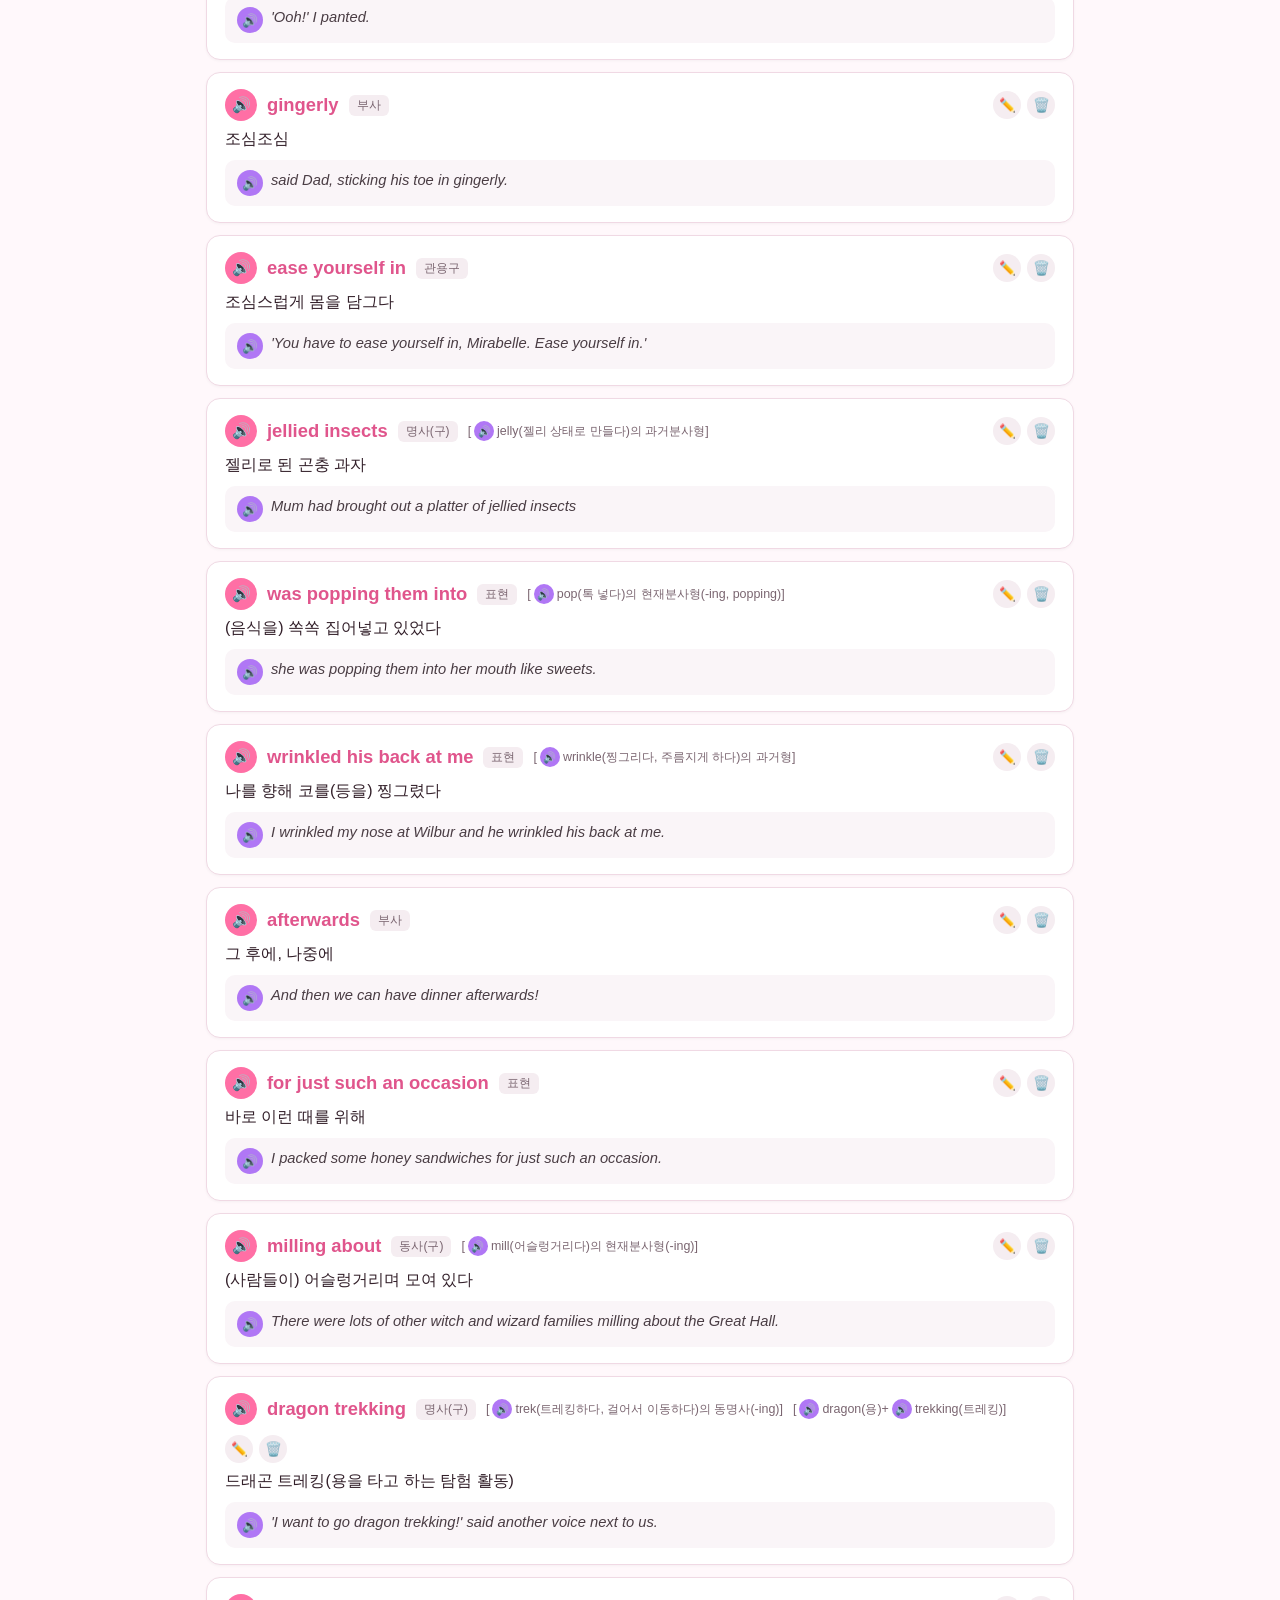
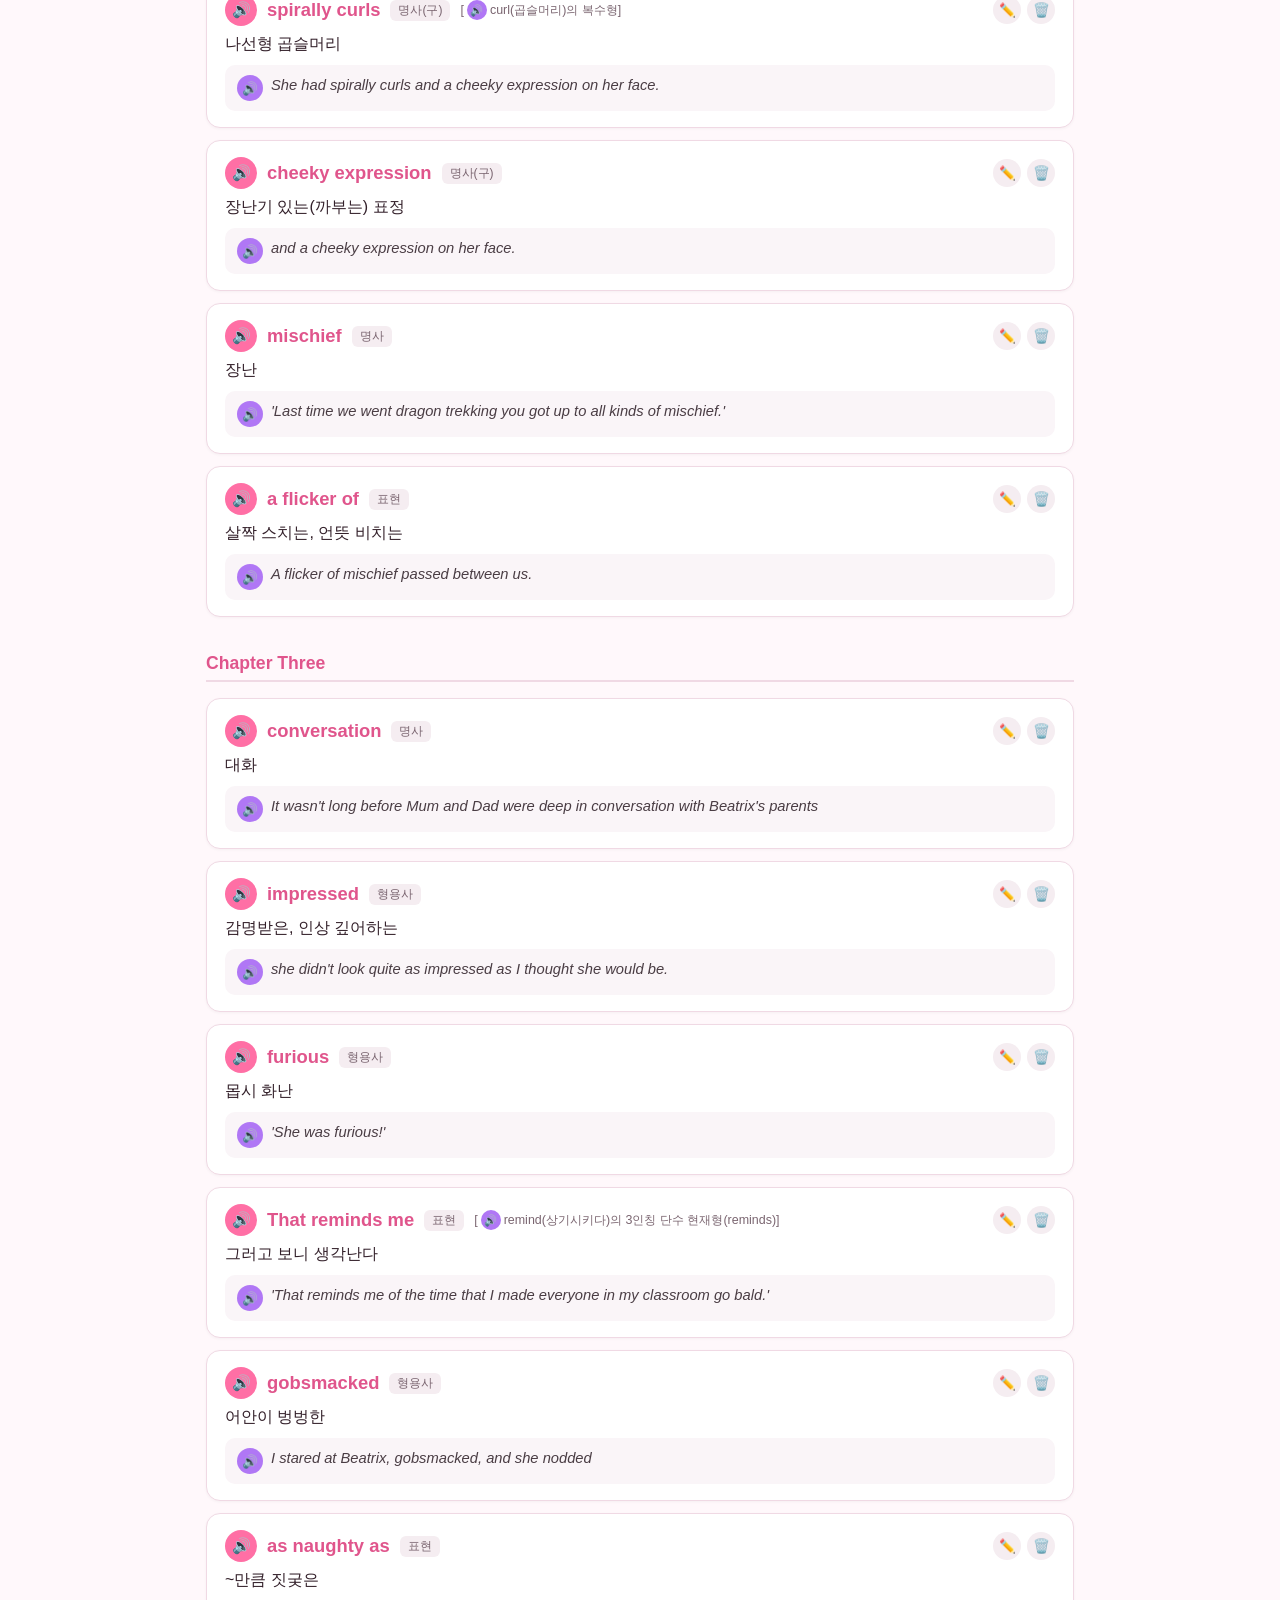
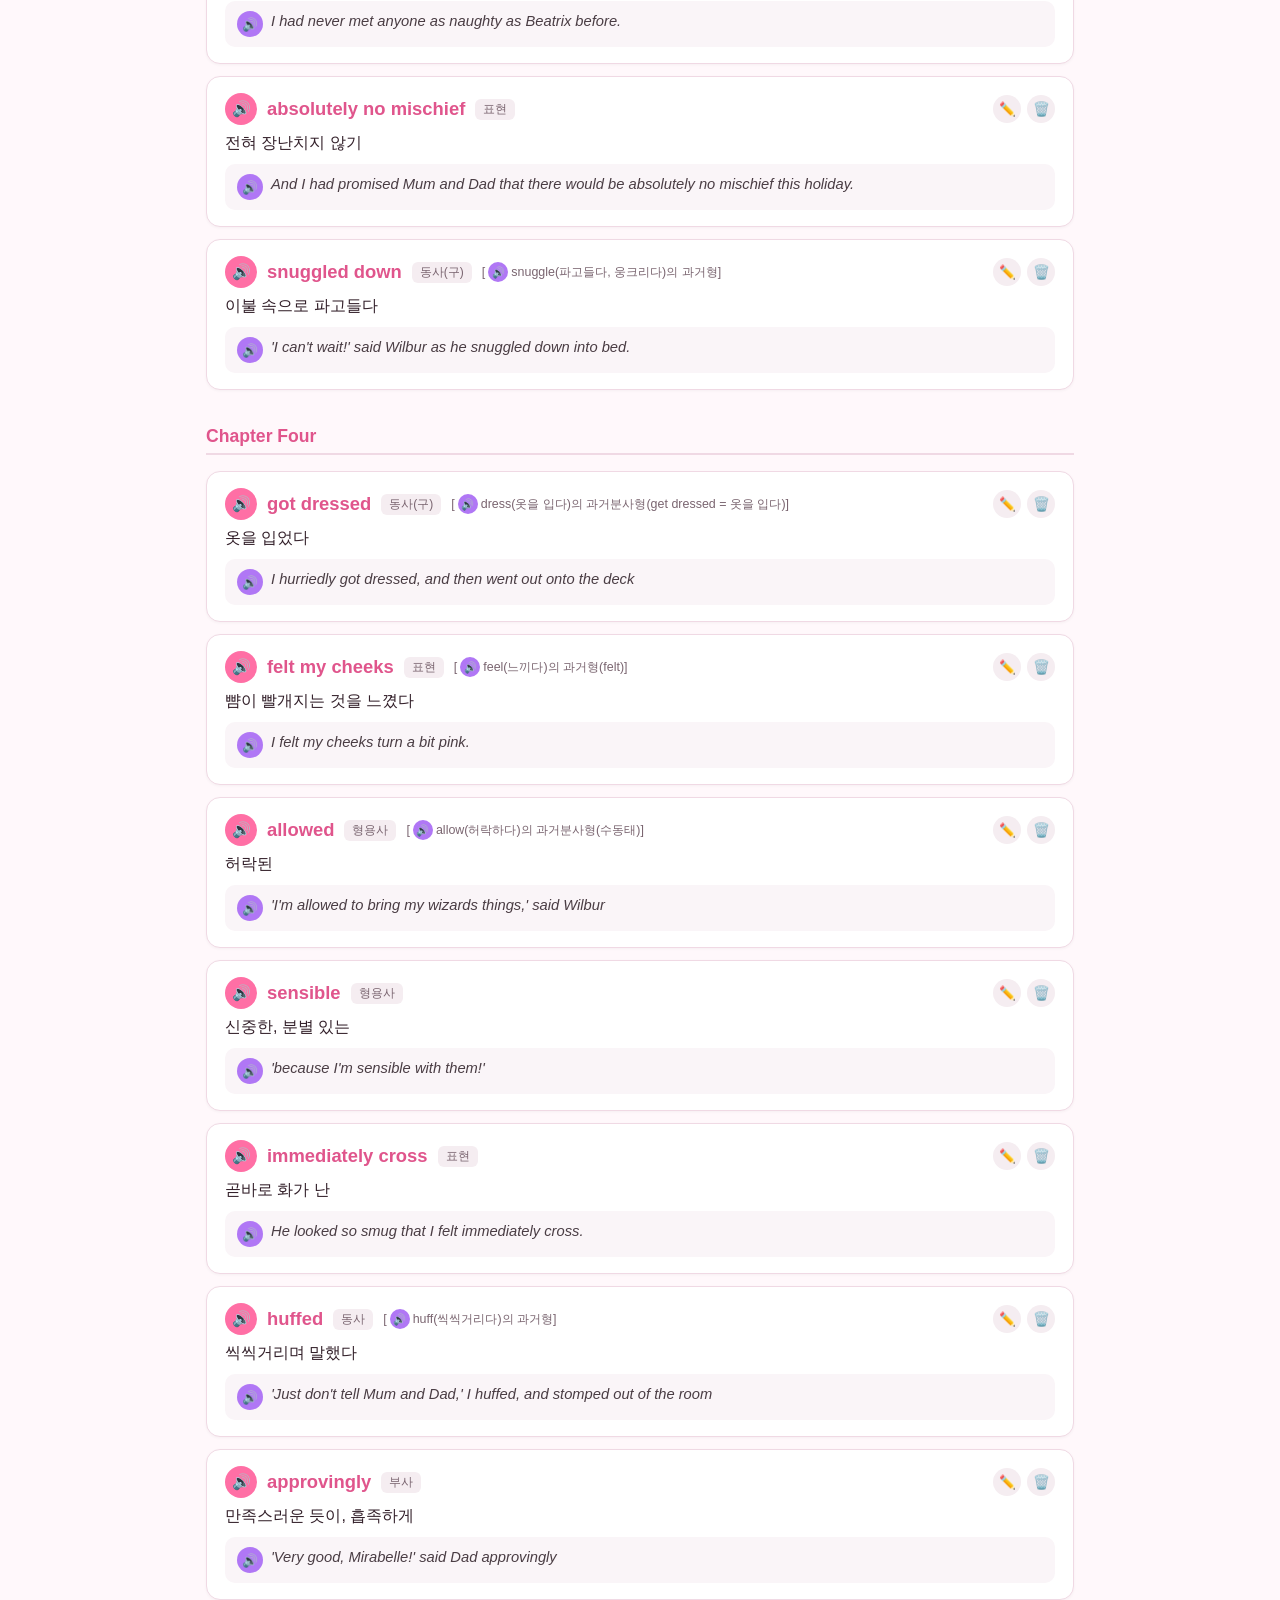
<file: mirabelle.html>
<!DOCTYPE html>
<html lang="ko">
<head>
<meta charset="UTF-8">
<meta name="viewport" content="width=device-width, initial-scale=1.0">
<title>Mirabelle in Double Trouble 단어장</title>
<link rel="stylesheet" href="style.css?v=18">
<link rel="icon" href="favicon.png?v=1" type="image/png">
</head>
<body>
  <header class="site-header">
    <div class="header-inner">
      <a href="index.html" class="home-btn" aria-label="홈으로 가기">🏠 홈</a>
      <h1>📖 Mirabelle in Double Trouble 단어장</h1>
      <p class="subtitle">아이가 책에서 직접 밑줄 그은 단어·숙어·문장 정리 — 스피커를 눌러 발음을 들어보세요</p>
    </div>
  </header>

  <main>
    <div class="controls">
      <div class="search-row">
        <input id="search" type="search" enterkeyhint="search" placeholder="단어 또는 뜻 검색..." aria-label="단어 검색">
        <button type="button" id="search-btn" class="search-icon-btn" aria-label="검색">🔍</button>
      </div>
      <div id="chapter-tabs" class="chapter-tabs"></div>
      <div class="mask-buttons">
        <button id="toggle-english" class="mask-btn" type="button">영어가리기</button>
        <button id="toggle-meaning" class="mask-btn" type="button">뜻 가리기</button>
        <button id="add-word-btn" class="mask-btn add-btn" type="button">+ 새단어 추가</button>
      </div>
    </div>

    <p id="voice-warning" class="voice-warning" hidden>
      ⚠️ 이 브라우저는 음성 재생(Web Speech API)을 지원하지 않습니다. Chrome, Edge, Safari 최신 버전에서 열어주세요.
    </p>

    <div id="word-list" class="word-list"></div>
    <p id="empty-message" class="empty-message" hidden>검색 결과가 없습니다.</p>
  </main>

  <footer class="site-footer">
    <p>본문 예문은 책 원문에서 그대로 발췌한 문장입니다. 발음은 브라우저 내장 음성 합성(Web Speech API)을 사용하며 별도 비용이 들지 않습니다.</p>
  </footer>

  <div id="word-modal" class="modal-overlay" hidden>
    <div class="modal" role="dialog" aria-modal="true" aria-labelledby="modal-title">
      <h2 id="modal-title">새 단어 추가</h2>
      <form id="word-form">
        <div class="form-field">
          <label for="form-word">단어 (영어 철자)</label>
          <div class="input-with-btn">
            <input id="form-word" type="search" enterkeyhint="search" required>
            <button type="button" id="dict-search-btn" class="modal-btn secondary small">검색</button>
          </div>
          <p class="autofill-hint">단어를 입력하고 "검색"(또는 Enter)을 누르면 네이버 영어사전과 추천 뜻을 볼 수 있어요.</p>
        </div>
        <div class="form-field">
          <label for="form-meaning">뜻</label>
          <input id="form-meaning" type="text" required>
        </div>
        <div class="form-field">
          <label for="form-example">예문 (선택 사항)</label>
          <textarea id="form-example" rows="2"></textarea>
        </div>
        <div class="modal-actions">
          <button type="button" id="modal-cancel" class="modal-btn secondary">취소</button>
          <button type="submit" class="modal-btn primary">저장</button>
        </div>
      </form>
    </div>
  </div>

  <div id="dict-modal" class="modal-overlay dict-modal-overlay" hidden>
    <div class="dict-modal">
      <button type="button" id="dict-modal-close" class="dict-modal-close" aria-label="사전 검색 닫기">✕</button>
      <div class="dict-modal-body">
        <iframe id="dict-iframe" class="dict-iframe" title="네이버 영어사전 검색 결과"></iframe>
        <div id="dict-suggestions" class="dict-suggestions" hidden>
          <h3>추천 뜻<br>자동입력</h3>
          <p class="paste-add-hint">사전에서 뜻을 길게 눌러 선택 → 복사한 뒤, 아래에 붙여넣으면 추천 목록에 추가돼요.</p>
          <div class="paste-add-row">
            <input type="text" id="paste-add-input" placeholder="여기에 붙여넣기">
            <button type="button" id="paste-add-btn" class="modal-btn secondary small">추가</button>
          </div>
          <div id="dict-suggestion-list" class="dict-suggestion-list"></div>
          <button type="button" id="apply-suggestions-btn" class="modal-btn primary apply-suggestions-btn" hidden>선택 반영</button>
        </div>
      </div>
    </div>
  </div>

  <script src="mirabelle-data.js?v=4"></script>
  <script src="vocab-app.js?v=17"></script>
  <script>
    initVocabApp({
      storageKey: "mirabelleDoubleTroubleVocab",
      initialData: MIRABELLE_VOCAB_DATA,
      showChapters: true,
    });
  </script>
</body>
</html>
</file>
<file: style.css>
:root {
  --pink: #ff6fa5;
  --pink-dark: #e0558c;
  --bg: #fff8fb;
  --card-bg: #ffffff;
  --border: #f0d9e4;
  --text: #33202a;
  --muted: #7a6570;
}

* { box-sizing: border-box; }

body {
  margin: 0;
  font-family: "Apple SD Gothic Neo", "Malgun Gothic", -apple-system, BlinkMacSystemFont, sans-serif;
  background: var(--bg);
  color: var(--text);
}

.home-screen {
  min-height: 100vh;
  display: flex;
  flex-direction: column;
  align-items: center;
  justify-content: center;
  gap: 28px;
  padding: 20px;
  background: linear-gradient(135deg, var(--pink), #b077f5);
  text-align: center;
}

.home-title {
  margin: 0;
  color: white;
  font-size: 2rem;
  display: flex;
  align-items: center;
  justify-content: center;
  gap: 10px;
}

.home-title-icon {
  width: 1.3em;
  height: 1.3em;
  border-radius: 8px;
  flex-shrink: 0;
}

.book-list {
  display: grid;
  grid-template-columns: repeat(3, 1fr);
  gap: 10px 8px;
  width: 100%;
  max-width: 420px;
}

.book-row {
  display: flex;
  flex-direction: column;
  align-items: stretch;
  gap: 6px;
}

.book-row .book-btn {
  flex: 1;
}

.book-actions {
  display: flex;
  gap: 6px;
  justify-content: center;
}

.book-actions .icon-btn {
  background: rgba(255,255,255,0.85);
}

.book-actions .icon-btn:hover {
  background: white;
}

.book-btn {
  display: flex;
  align-items: center;
  justify-content: center;
  text-align: center;
  border: none;
  background: white;
  color: var(--pink-dark);
  font-size: 0.9rem;
  font-weight: 700;
  line-height: 1.3;
  min-height: 64px;
  padding: 10px 8px;
  border-radius: 18px;
  cursor: pointer;
  text-decoration: none;
  box-shadow: 0 4px 12px rgba(0,0,0,0.15);
  transition: transform 0.1s ease;
}

.book-btn:hover {
  transform: translateY(-2px);
}

.book-btn:active {
  transform: scale(0.96);
}

.add-book-btn {
  border: 2px dashed rgba(255,255,255,0.7);
  background: transparent;
  color: white;
  font-size: 0.95rem;
  font-weight: 600;
  padding: 12px 28px;
  border-radius: 999px;
  cursor: pointer;
}

.add-book-btn:hover {
  background: rgba(255,255,255,0.15);
}

.site-header {
  position: relative;
  background: linear-gradient(135deg, var(--pink), #b077f5);
  color: white;
  padding: 32px 20px 24px;
  text-align: center;
}

.header-inner {
  max-width: 900px;
  margin: 0 auto;
  padding: 0 16px;
}

.site-header h1 {
  margin: 0 0 8px;
  font-size: 1.8rem;
}

.subtitle {
  margin: 0;
  opacity: 0.95;
  font-size: 0.95rem;
}

.home-btn {
  display: block;
  width: fit-content;
  margin: 0 0 14px;
  background: rgba(255,255,255,0.92);
  color: var(--pink-dark);
  text-decoration: none;
  font-size: 0.85rem;
  font-weight: 700;
  padding: 6px 14px;
  border-radius: 999px;
}

main {
  max-width: 900px;
  margin: 0 auto;
  padding: 20px 16px 60px;
}

.controls {
  position: sticky;
  top: 0;
  background: var(--bg);
  padding: 16px 0 12px;
  z-index: 10;
}

.search-row {
  display: flex;
  gap: 8px;
  margin-bottom: 12px;
}

#search {
  flex: 1;
  min-width: 0;
  width: 100%;
  padding: 12px 16px;
  font-size: 1rem;
  border: 2px solid var(--border);
  border-radius: 999px;
  outline: none;
}

#search:focus {
  border-color: var(--pink);
}

.search-icon-btn {
  flex-shrink: 0;
  width: 44px;
  border: 2px solid var(--border);
  background: white;
  color: var(--pink-dark);
  border-radius: 999px;
  font-size: 1.05rem;
  cursor: pointer;
}

.search-icon-btn:hover {
  border-color: var(--pink);
}

.chapter-tabs {
  display: flex;
  flex-wrap: wrap;
  gap: 8px;
}

.chapter-tab {
  border: 2px solid var(--border);
  background: white;
  color: var(--text);
  padding: 6px 14px;
  border-radius: 999px;
  font-size: 0.85rem;
  cursor: pointer;
  white-space: nowrap;
}

.chapter-tab.active {
  background: var(--pink);
  border-color: var(--pink);
  color: white;
}

.mask-buttons {
  display: flex;
  justify-content: flex-end;
  flex-wrap: wrap;
  gap: 8px;
  margin-top: 10px;
}

.mask-btn {
  border: 2px solid var(--border);
  background: white;
  color: var(--text);
  padding: 6px 14px;
  border-radius: 999px;
  font-size: 0.85rem;
  cursor: pointer;
  white-space: nowrap;
}

.mask-btn.active {
  background: var(--pink);
  border-color: var(--pink);
  color: white;
}

body.hide-english .word-text.maskable {
  cursor: pointer;
}

body.hide-english .word-text.maskable:not(.revealed) {
  color: transparent;
  background: var(--pink-dark);
  border-radius: 4px;
}

body.hide-english .word-base.maskable {
  cursor: pointer;
}

body.hide-english .word-base.maskable:not(.revealed) {
  color: transparent;
  background: var(--pink-dark);
  border-radius: 4px;
  box-decoration-break: clone;
  -webkit-box-decoration-break: clone;
}

body.hide-meaning .word-meaning.maskable {
  cursor: pointer;
}

body.hide-meaning .word-meaning.maskable:not(.revealed) {
  color: transparent;
  background: var(--muted);
  border-radius: 4px;
}

.voice-warning {
  background: #fff3cd;
  border: 1px solid #ffe08a;
  color: #7a5c00;
  padding: 10px 14px;
  border-radius: 8px;
  font-size: 0.9rem;
}

.word-list {
  display: flex;
  flex-direction: column;
  gap: 12px;
  margin-top: 8px;
}

.word-card {
  background: var(--card-bg);
  border: 1px solid var(--border);
  border-radius: 14px;
  padding: 16px 18px;
  box-shadow: 0 1px 3px rgba(0,0,0,0.04);
}

.word-card-top {
  display: flex;
  align-items: center;
  justify-content: space-between;
  gap: 10px;
  flex-wrap: wrap;
}

.word-card-left {
  display: flex;
  align-items: center;
  gap: 10px;
  flex-wrap: wrap;
}

.card-actions {
  display: flex;
  gap: 6px;
  flex-shrink: 0;
}

.icon-btn {
  border: none;
  background: #f5edf1;
  color: var(--text);
  width: 28px;
  height: 28px;
  border-radius: 50%;
  cursor: pointer;
  font-size: 0.85rem;
  display: inline-flex;
  align-items: center;
  justify-content: center;
  flex-shrink: 0;
}

.icon-btn:hover {
  background: #eaddea;
}

.icon-btn.delete:hover {
  background: #ffd6d6;
}

.word-index {
  color: var(--muted);
  font-size: 0.8rem;
  min-width: 28px;
}

.word-text {
  font-size: 1.15rem;
  font-weight: 700;
  color: var(--pink-dark);
}

.word-phonetic {
  font-size: 0.8rem;
  color: var(--muted);
  font-style: italic;
}

.word-pos {
  font-size: 0.75rem;
  color: var(--muted);
  background: #f5edf1;
  border-radius: 6px;
  padding: 2px 8px;
}

.speak-btn {
  border: none;
  background: var(--pink);
  color: white;
  width: 32px;
  height: 32px;
  border-radius: 50%;
  cursor: pointer;
  font-size: 0.95rem;
  display: inline-flex;
  align-items: center;
  justify-content: center;
  flex-shrink: 0;
  transition: transform 0.1s ease, background 0.15s ease;
}

.speak-btn:hover {
  background: var(--pink-dark);
}

.speak-btn:active {
  transform: scale(0.92);
}

.speak-btn.small {
  width: 26px;
  height: 26px;
  font-size: 0.8rem;
  background: #b077f5;
}

.speak-btn.small:hover {
  background: #9457dc;
}

.speak-btn.tiny {
  width: 20px;
  height: 20px;
  font-size: 0.65rem;
  background: #b077f5;
  vertical-align: middle;
}

.speak-btn.tiny:hover {
  background: #9457dc;
}

.word-base {
  font-size: 0.78rem;
  color: var(--muted);
  display: inline-flex;
  align-items: center;
  gap: 3px;
}

.word-meaning {
  margin: 8px 0 10px;
  font-size: 1rem;
}

.example-row {
  display: flex;
  align-items: flex-start;
  gap: 8px;
  background: #faf5f8;
  border-radius: 10px;
  padding: 10px 12px;
}

.example-text {
  font-style: italic;
  color: #4a3d44;
  font-size: 0.92rem;
  line-height: 1.4;
}

.no-example {
  font-style: italic;
  color: var(--muted);
  font-size: 0.9rem;
  background: #faf5f8;
  border-radius: 10px;
  padding: 10px 12px;
}

.add-btn {
  background: #b077f5;
  border-color: #b077f5;
  color: white;
}

.add-btn:hover {
  background: #9457dc;
}

.modal-overlay {
  position: fixed;
  inset: 0;
  background: rgba(0,0,0,0.45);
  display: flex;
  align-items: center;
  justify-content: center;
  padding: 20px;
  z-index: 100;
}

.modal-overlay[hidden] {
  display: none;
}

.modal {
  background: white;
  border-radius: 16px;
  padding: 24px;
  width: 100%;
  max-width: 420px;
  box-shadow: 0 10px 30px rgba(0,0,0,0.25);
}

.modal h2 {
  margin: 0 0 16px;
  color: var(--pink-dark);
  font-size: 1.2rem;
}

.form-field {
  margin-bottom: 14px;
}

.form-field label {
  display: block;
  margin-bottom: 6px;
  font-size: 0.9rem;
  color: var(--text);
}

.form-field input,
.form-field textarea {
  width: 100%;
  padding: 10px 12px;
  border: 2px solid var(--border);
  border-radius: 10px;
  font-size: 0.95rem;
  font-family: inherit;
  box-sizing: border-box;
  resize: vertical;
}

.form-field input:focus,
.form-field textarea:focus {
  border-color: var(--pink);
  outline: none;
}

.input-with-btn {
  display: flex;
  flex-wrap: wrap;
  gap: 8px;
}

.input-with-btn input {
  flex: 1;
  min-width: 120px;
}

.autofill-hint {
  margin: 6px 0 0;
  font-size: 0.8rem;
  color: var(--muted);
}

.modal-actions {
  display: flex;
  justify-content: flex-end;
  gap: 8px;
  margin-top: 8px;
}

.modal-btn {
  border: none;
  padding: 10px 18px;
  border-radius: 999px;
  font-size: 0.9rem;
  cursor: pointer;
  white-space: nowrap;
}

.modal-btn.small {
  padding: 8px 14px;
  font-size: 0.82rem;
}

.modal-btn.primary {
  background: var(--pink);
  color: white;
}

.modal-btn.primary:hover {
  background: var(--pink-dark);
}

.modal-btn.secondary {
  background: #f0e6ea;
  color: var(--text);
}

.modal-btn:disabled {
  opacity: 0.6;
  cursor: default;
}

.chapter-heading {
  font-size: 1.1rem;
  font-weight: 700;
  color: var(--pink-dark);
  margin: 24px 0 4px;
  padding-bottom: 6px;
  border-bottom: 2px solid var(--border);
}

.empty-message {
  text-align: center;
  color: var(--muted);
  margin-top: 40px;
}

.empty-message-text {
  margin: 0;
}

.empty-actions {
  display: flex;
  justify-content: center;
  gap: 10px;
  margin-top: 14px;
  flex-wrap: wrap;
}

.dict-modal-overlay {
  z-index: 200;
  padding: 16px;
}

.dict-modal {
  position: relative;
  width: 92vw;
  height: 88vh;
  max-width: 960px;
  max-height: 800px;
  background: white;
  border-radius: 16px;
  overflow: hidden;
  box-shadow: 0 10px 30px rgba(0,0,0,0.3);
}

.dict-modal-close {
  position: absolute;
  top: 10px;
  right: 10px;
  z-index: 2;
  width: 32px;
  height: 32px;
  border: none;
  border-radius: 50%;
  background: rgba(0,0,0,0.55);
  color: white;
  font-size: 1rem;
  cursor: pointer;
  display: flex;
  align-items: center;
  justify-content: center;
}

.dict-modal-close:hover {
  background: rgba(0,0,0,0.75);
}

.dict-modal-body {
  display: flex;
  width: 100%;
  height: 100%;
}

.dict-iframe {
  flex: 1;
  min-width: 0;
  height: 100%;
  border: 0;
}

.dict-suggestions {
  width: 20%;
  min-width: 150px;
  max-width: 220px;
  height: 100%;
  border-left: 2px solid var(--border);
  background: #faf5f8;
  padding: 16px 10px;
  display: flex;
  flex-direction: column;
  gap: 10px;
  min-height: 0;
}

.dict-suggestions[hidden] {
  display: none;
}

.dict-suggestions h3 {
  margin: 0 0 4px;
  font-size: 0.9rem;
  color: var(--pink-dark);
  text-align: center;
  line-height: 1.3;
  flex-shrink: 0;
}

.paste-add-hint {
  margin: 0;
  font-size: 0.72rem;
  color: var(--muted);
  line-height: 1.4;
  flex-shrink: 0;
}

.paste-add-row {
  display: flex;
  gap: 6px;
  flex-shrink: 0;
}

.paste-add-row input {
  flex: 1;
  min-width: 0;
  padding: 6px 8px;
  border: 2px solid var(--border);
  border-radius: 8px;
  font-size: 0.8rem;
  font-family: inherit;
}

.paste-add-row input:focus {
  border-color: var(--pink);
  outline: none;
}

.dict-suggestion-list {
  flex: 1;
  min-height: 0;
  overflow-y: auto;
  display: flex;
  flex-direction: column;
  gap: 8px;
}

.apply-suggestions-btn {
  flex-shrink: 0;
  width: 100%;
}

.suggestion-status {
  margin: 0;
  font-size: 0.8rem;
  color: var(--muted);
  text-align: center;
}

.suggestion-chip {
  border: 2px solid var(--border);
  background: white;
  color: var(--text);
  border-radius: 10px;
  padding: 8px 10px;
  font-size: 0.85rem;
  cursor: pointer;
  text-align: left;
  word-break: keep-all;
}

.suggestion-chip:hover {
  border-color: var(--pink);
}

.suggestion-chip.selected {
  background: var(--pink);
  border-color: var(--pink);
  color: white;
}

@media (max-width: 640px) {
  .dict-modal {
    width: 96vw;
    height: 92vh;
  }
  .dict-modal-body {
    flex-direction: column;
  }
  .dict-suggestions {
    width: 100%;
    max-width: none;
    max-height: 48%;
    border-left: none;
    border-top: 2px solid var(--border);
  }
  .paste-add-hint {
    display: none;
  }
}

.site-footer {
  text-align: center;
  color: var(--muted);
  font-size: 0.8rem;
  padding: 20px;
}

@media (max-width: 480px) {
  .site-header h1 { font-size: 1.4rem; }
  .word-text { font-size: 1.05rem; }
}
</file>
